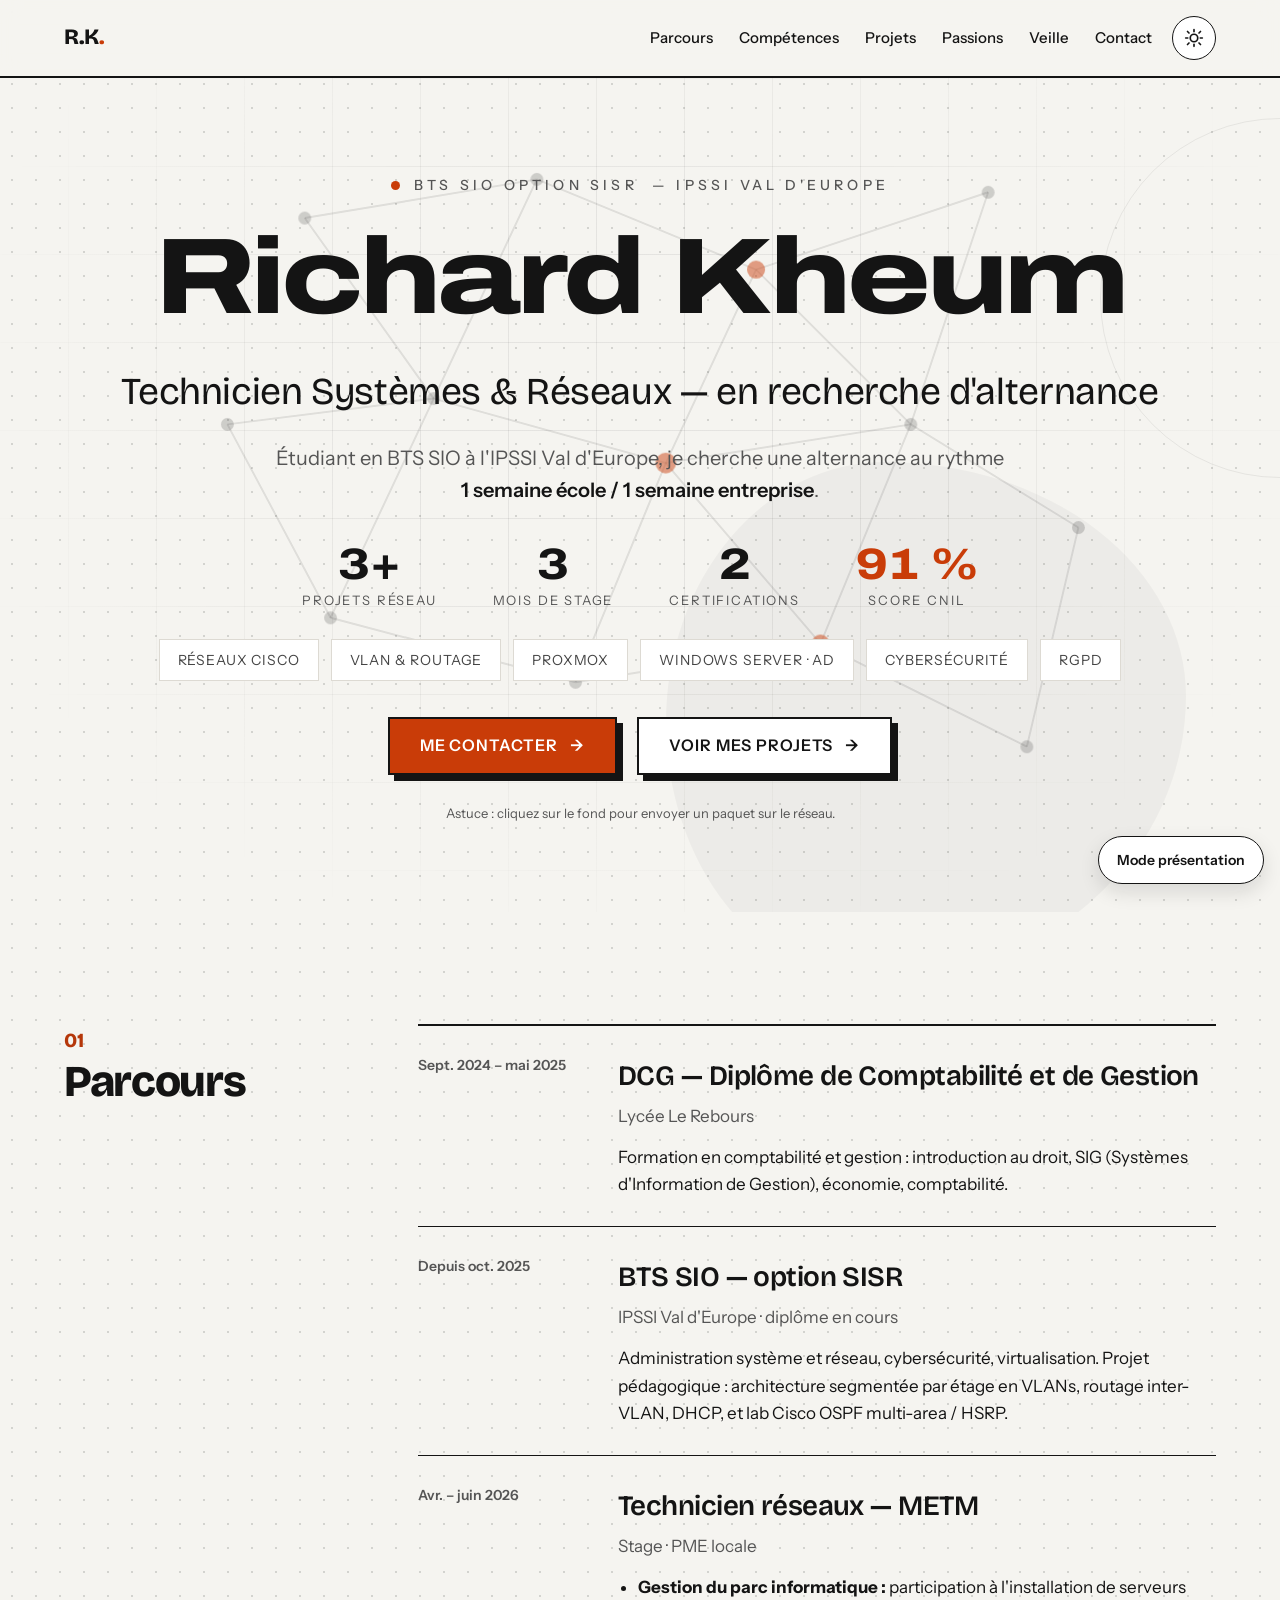
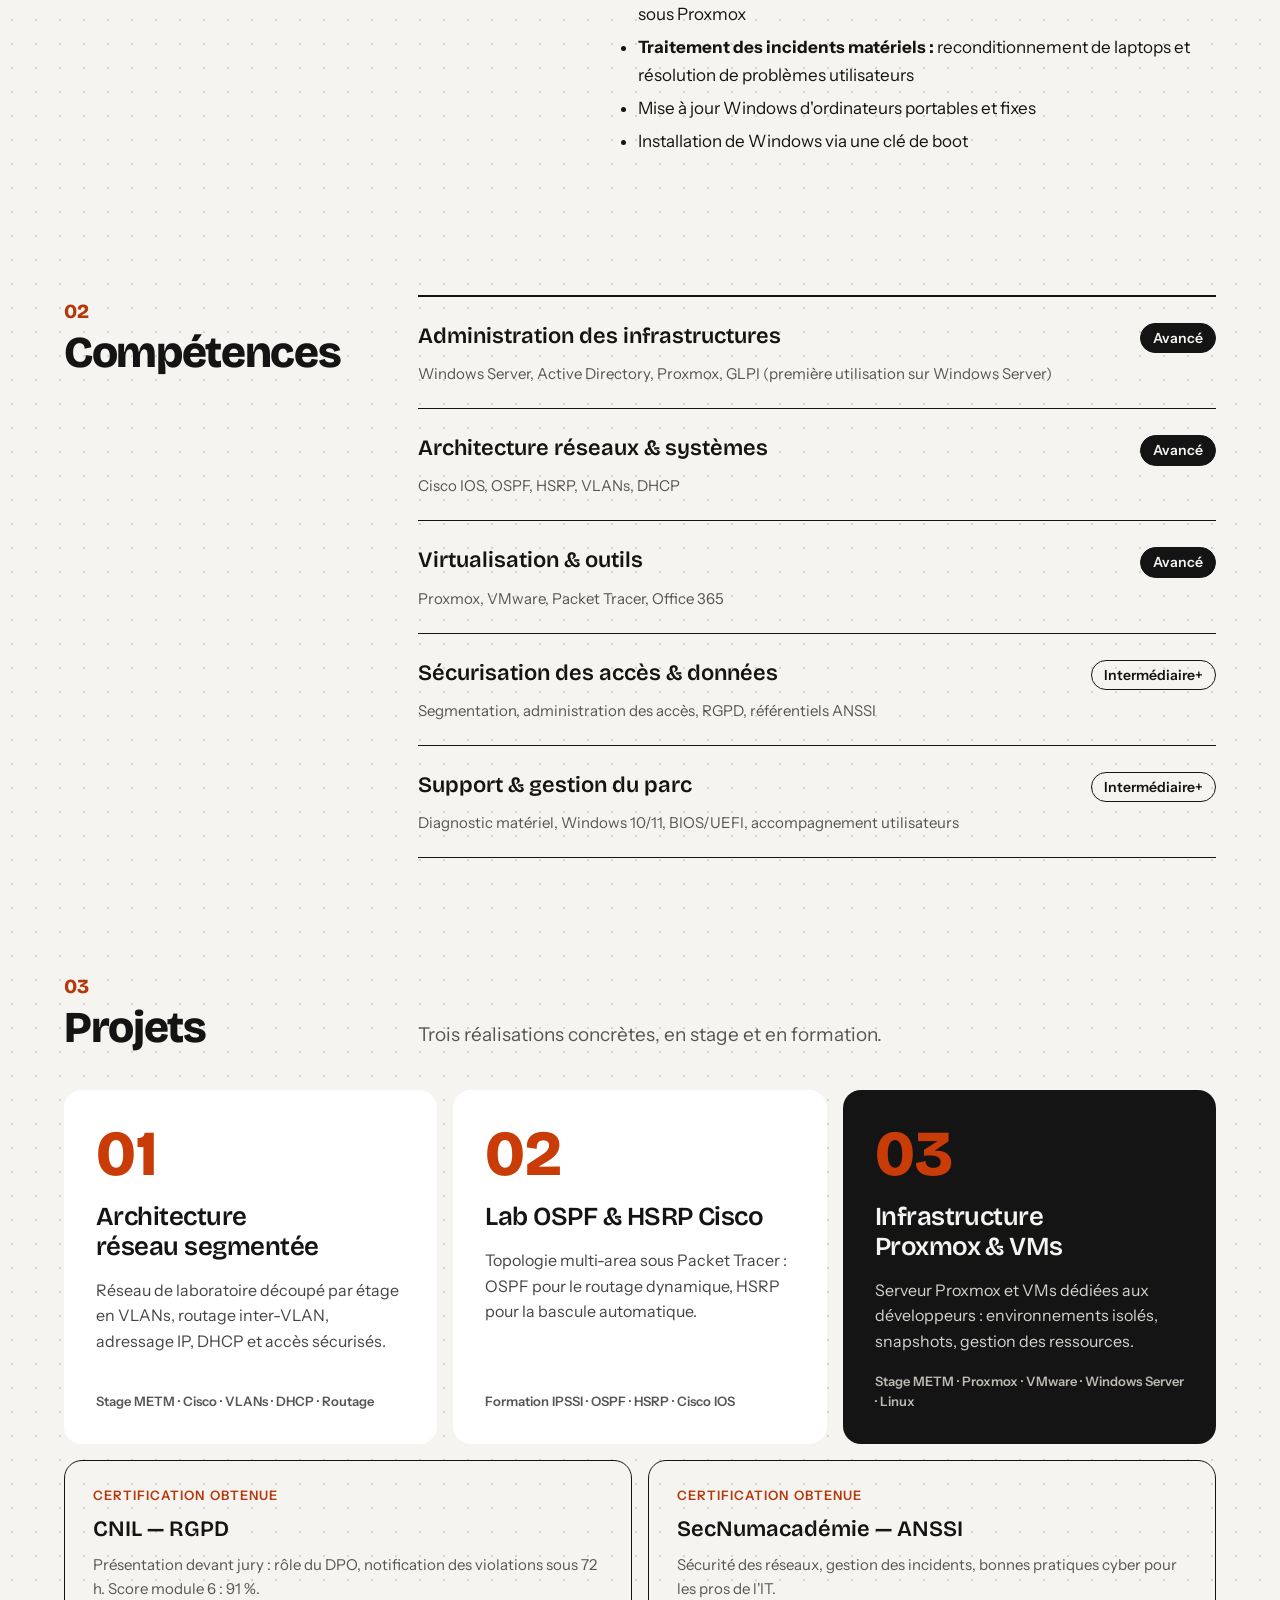
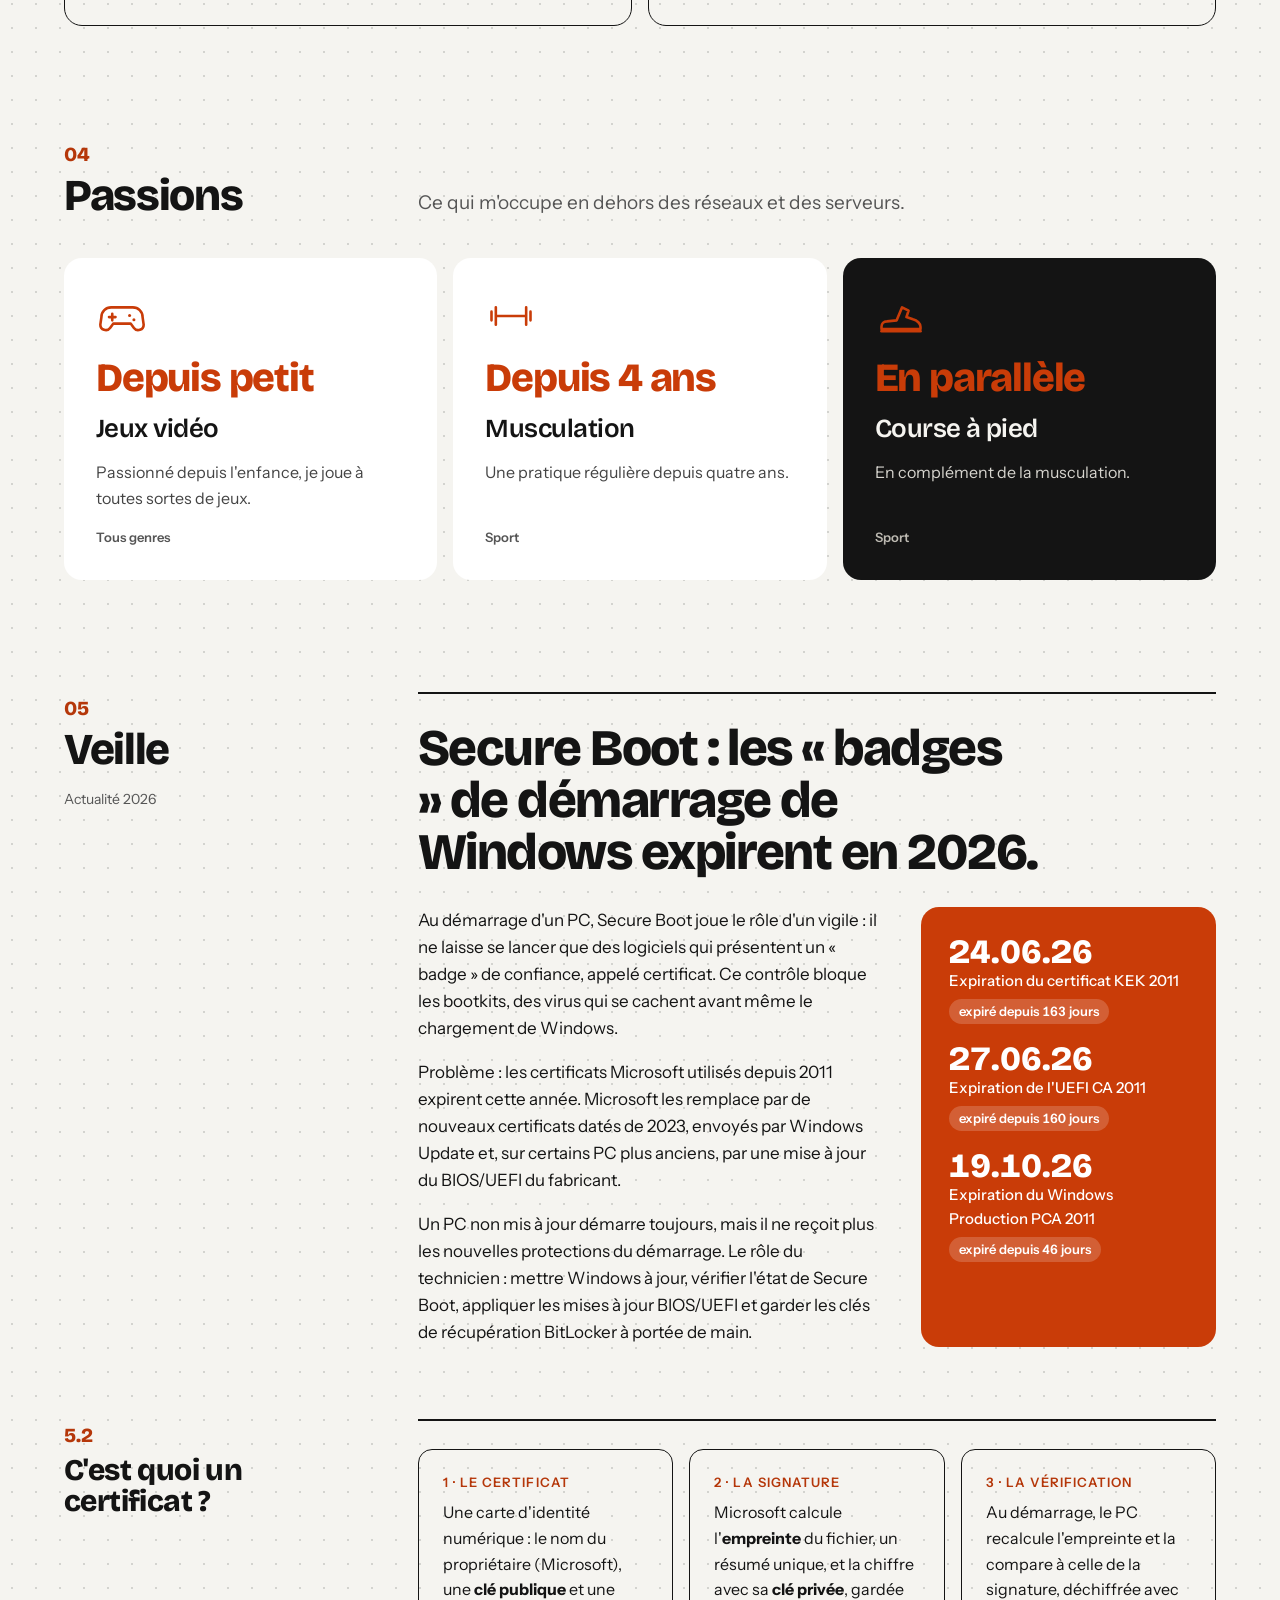
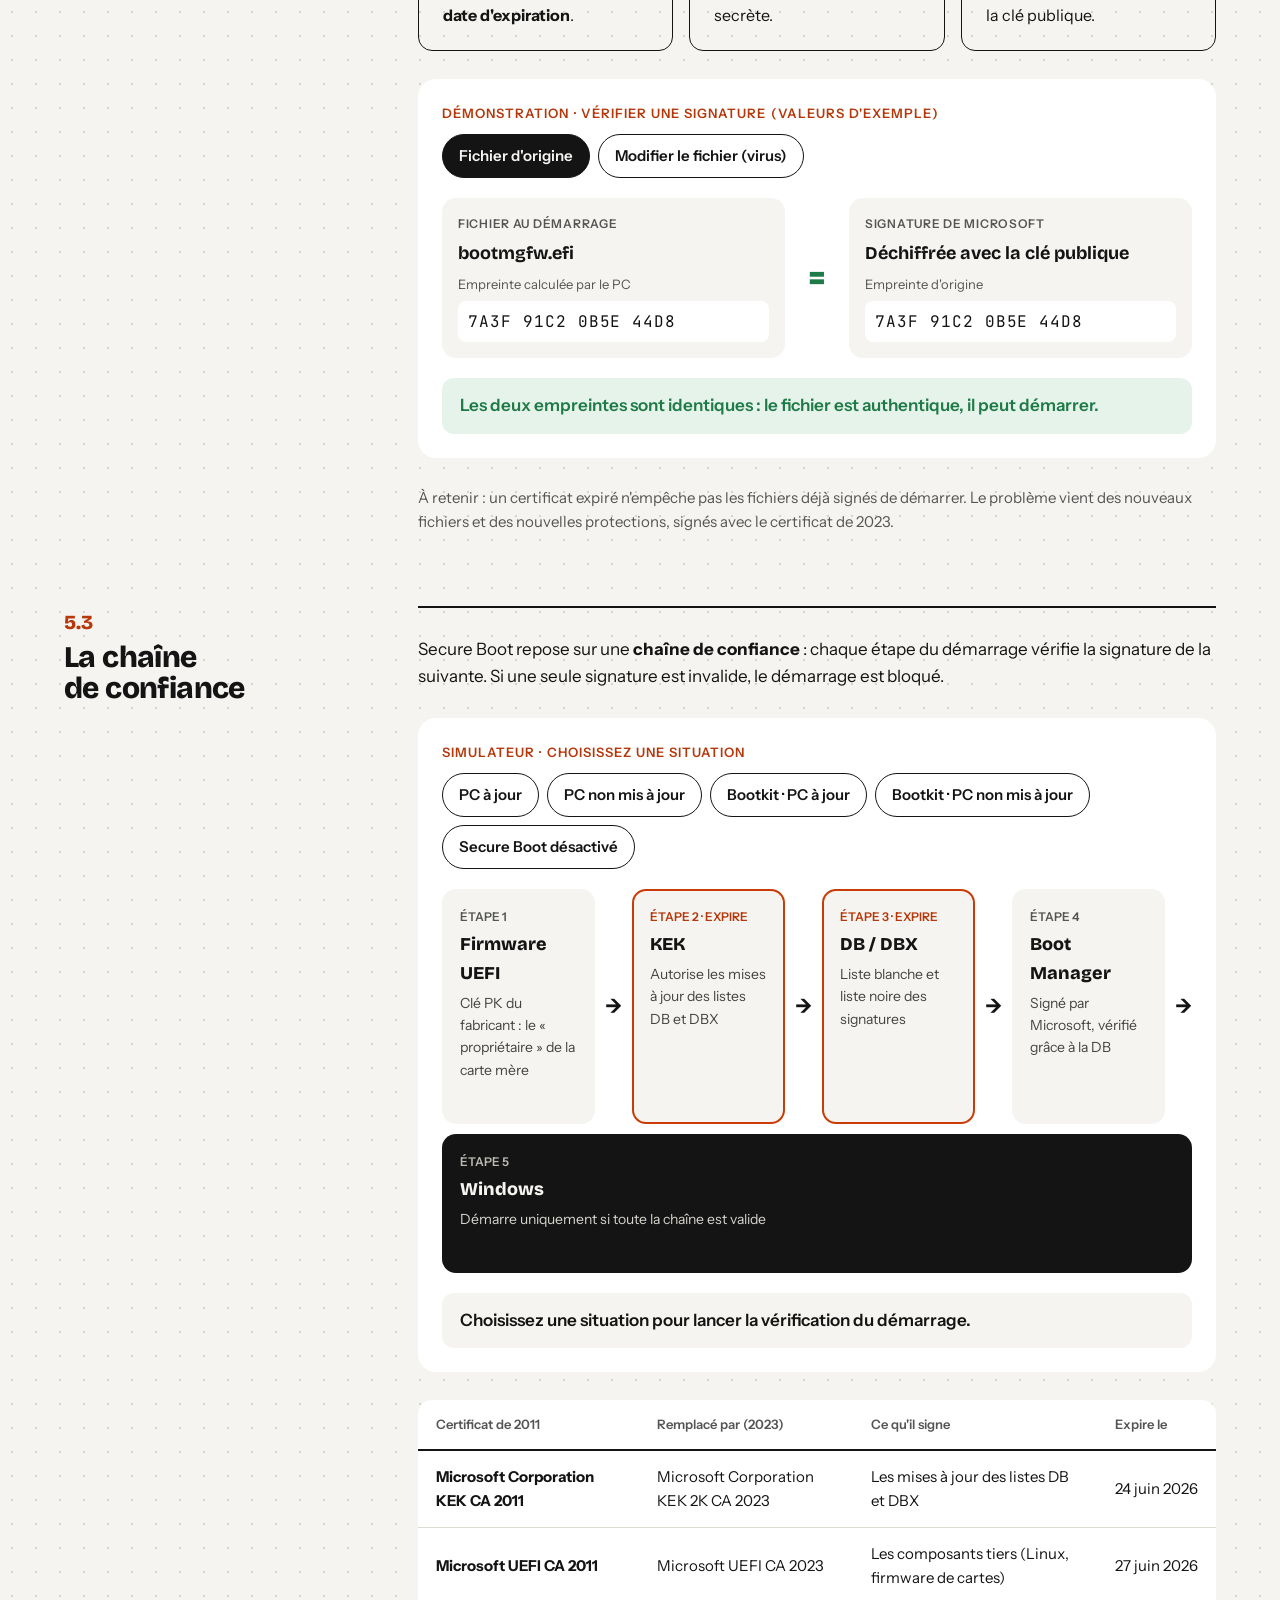
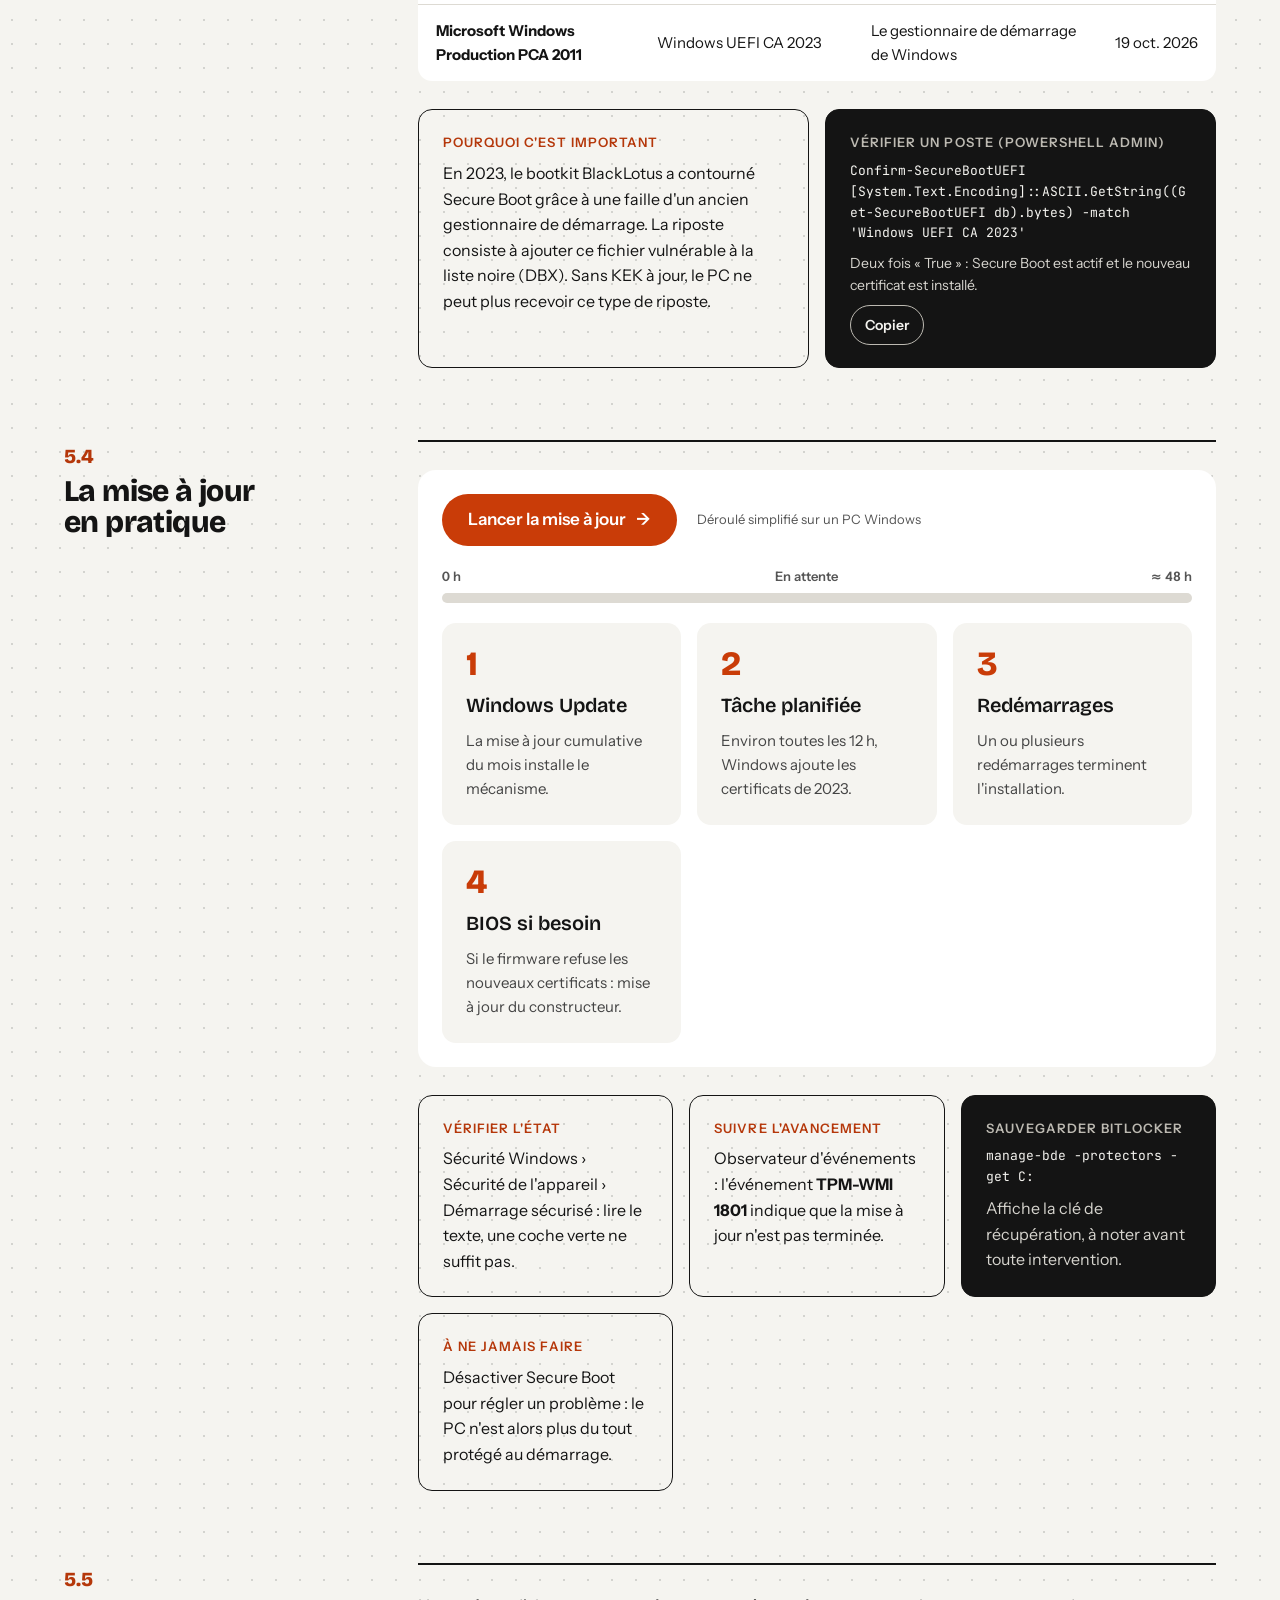
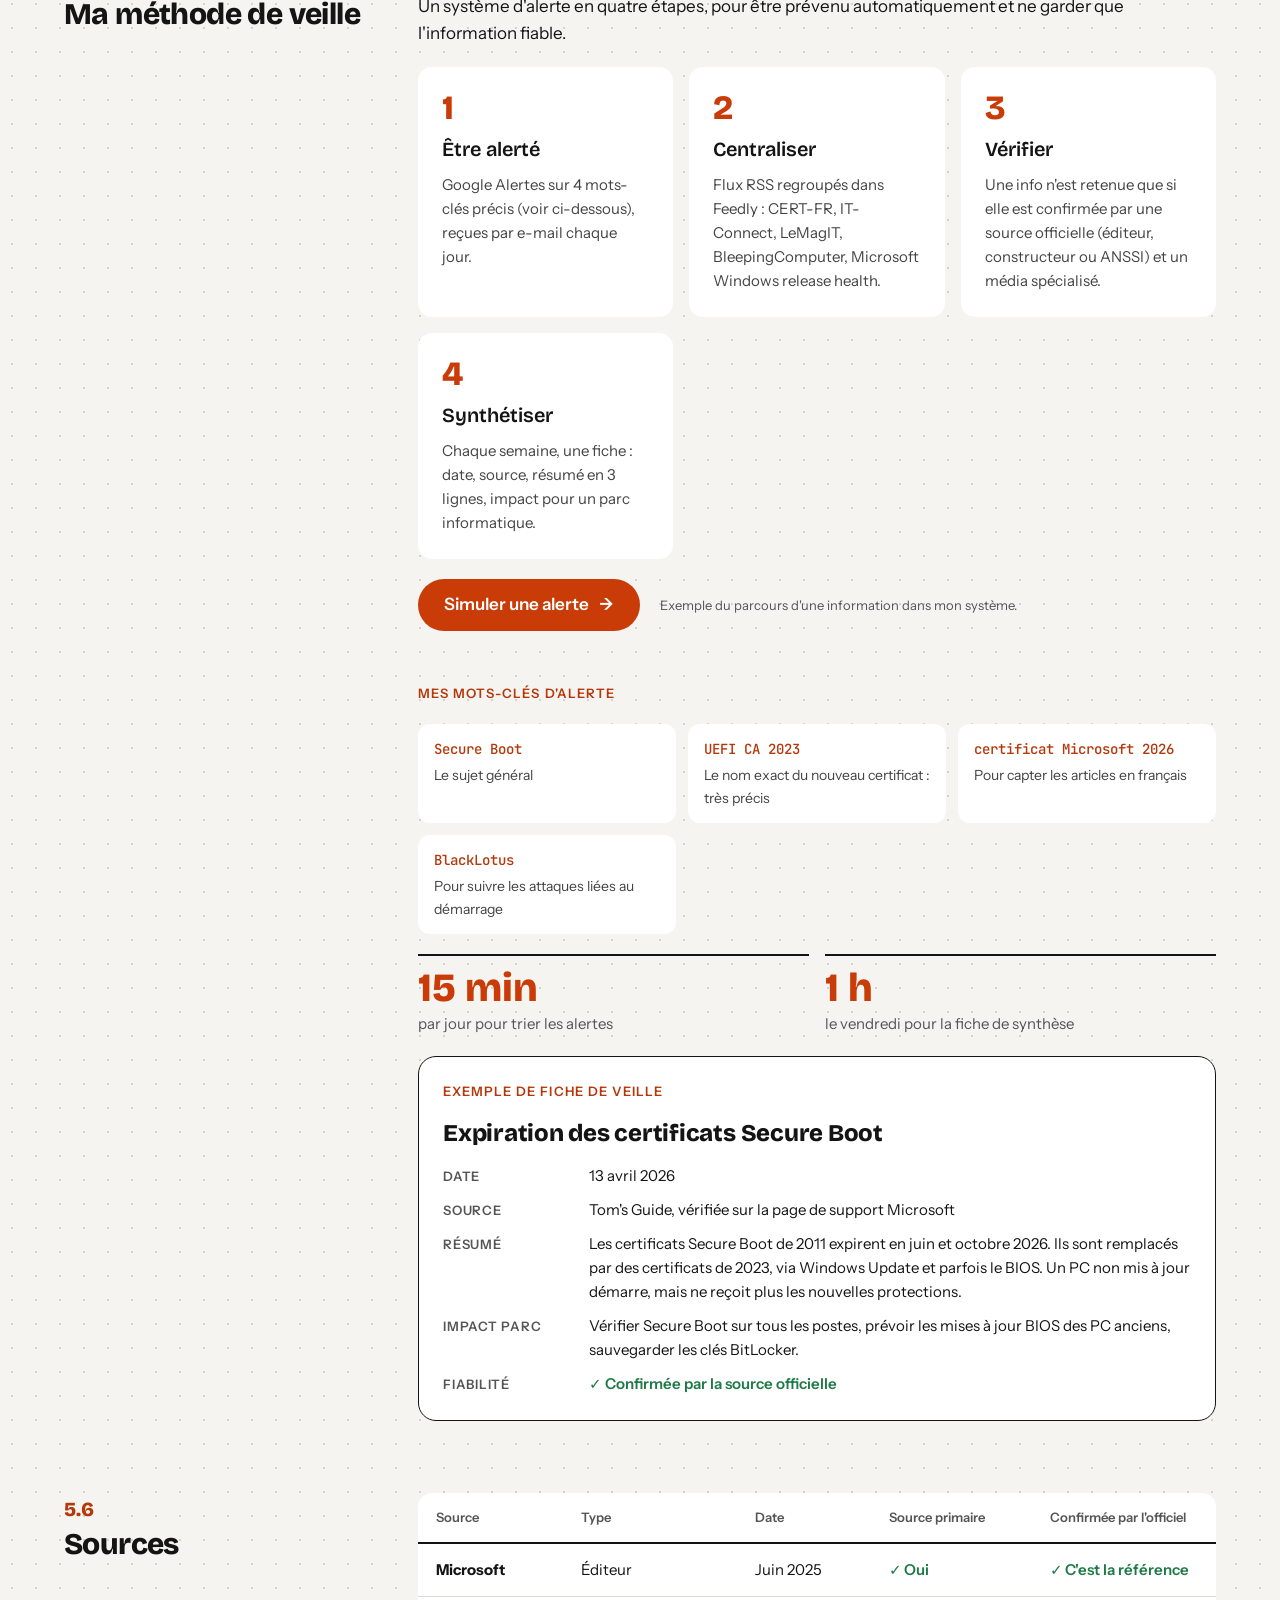
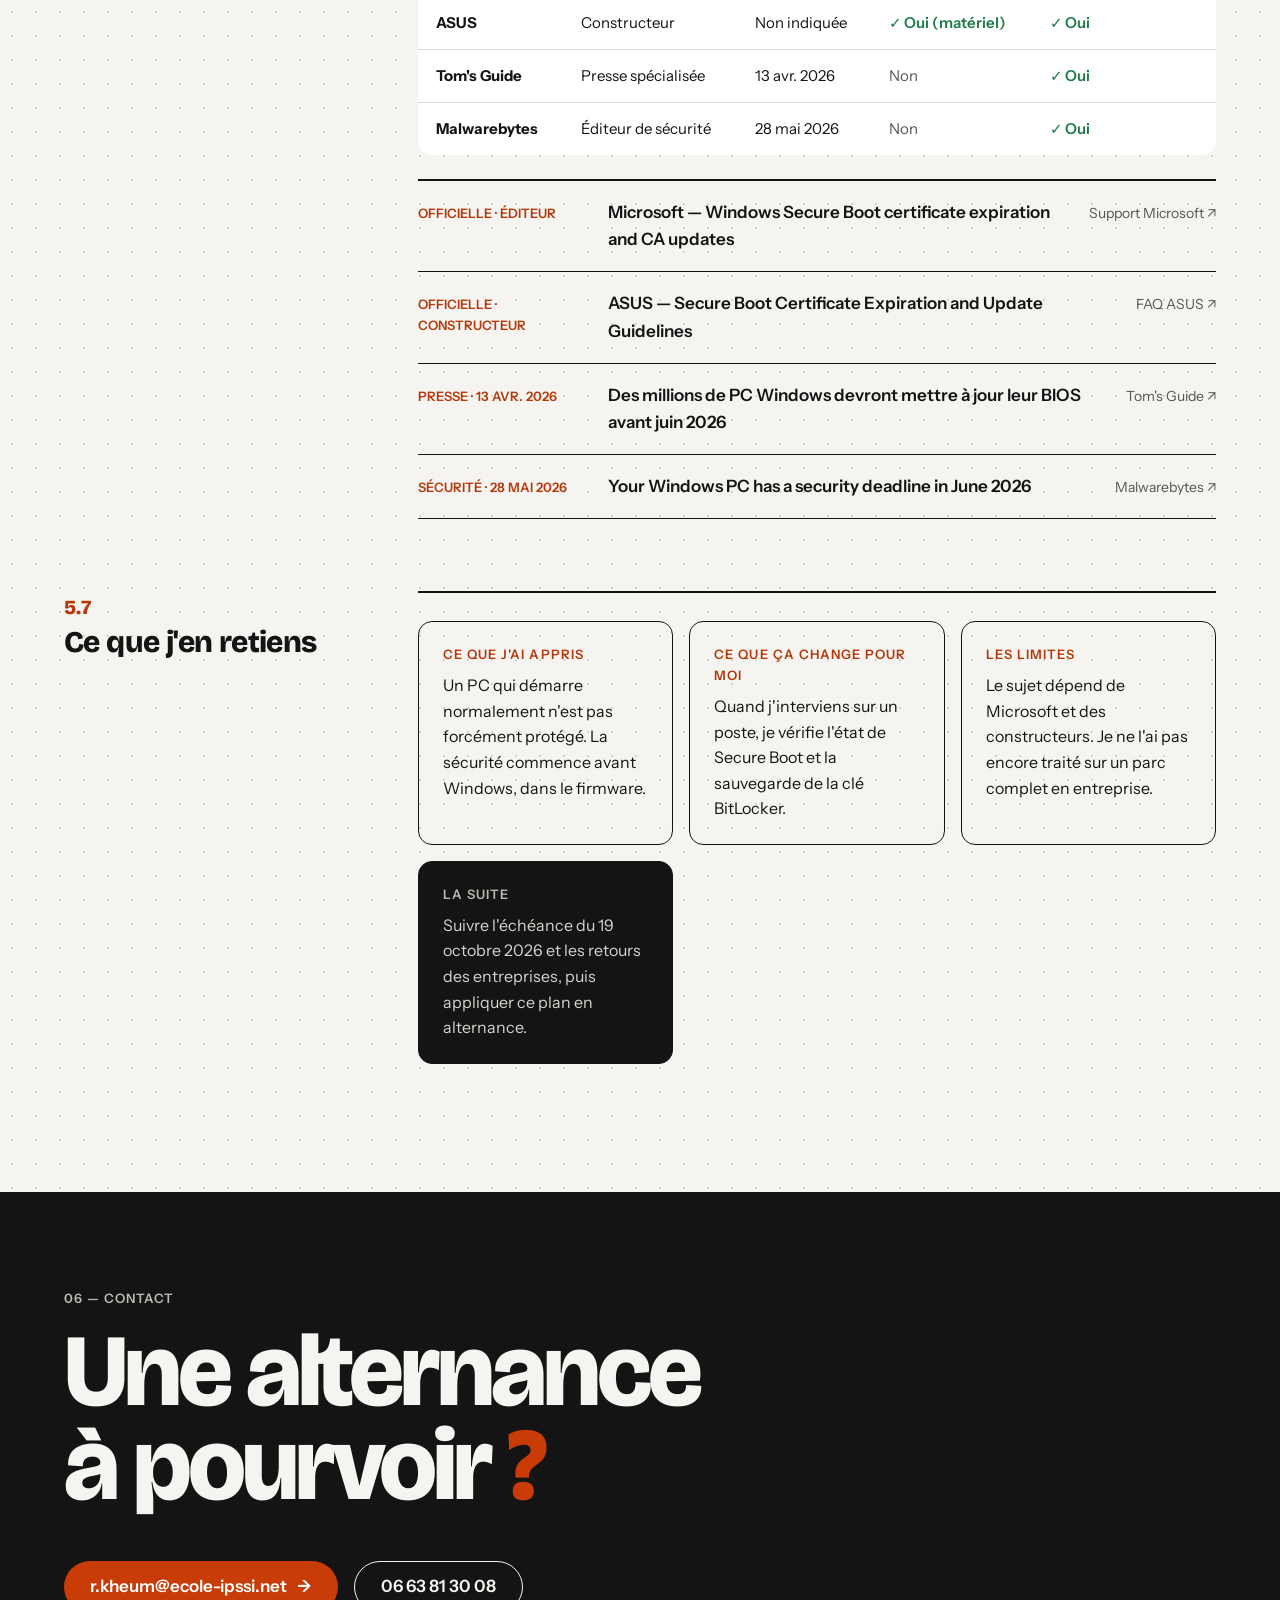
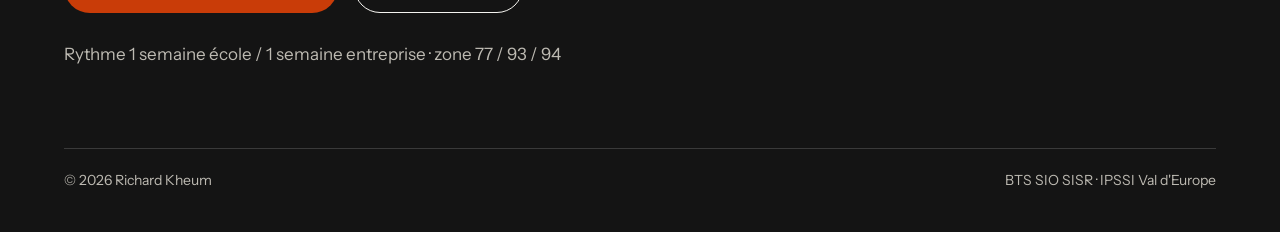
<file: index.html>
<!doctype html>
<html lang="fr">
<head>
<meta charset="utf-8">
<meta name="viewport" content="width=device-width, initial-scale=1, viewport-fit=cover">
<title>Portfolio Richard Kheum</title>
<meta name="description" content="Portfolio de Richard Kheum, technicien systèmes et réseaux en BTS SIO option SISR.">
<link rel="preconnect" href="https://fonts.googleapis.com">
<link rel="preconnect" href="https://fonts.gstatic.com" crossorigin>
<link rel="stylesheet" href="https://fonts.googleapis.com/css2?family=Archivo:wdth,wght@100..125,400..900&family=Bricolage+Grotesque:opsz,wght@12..96,400;12..96,600;12..96,800&family=Instrument+Sans:wght@400;500;600&family=JetBrains+Mono:wght@400;500&display=swap">
<link rel="stylesheet" href="style.css?v=20261014">
<script>try{var t=localStorage.getItem('rk-theme');if(t==='dark'||t==='light')document.documentElement.setAttribute('data-theme',t);}catch(e){}</script>
</head>
<body>

<div class="progress" aria-hidden="true"></div>

<header class="site-header">
  <div class="wrap">
    <a class="logo" href="#top" aria-label="Retour en haut">R.K<span>.</span></a>
    <div class="header-right">
      <nav class="nav" aria-label="Navigation principale">
        <a href="#parcours">Parcours</a>
        <a href="#competences">Compétences</a>
        <a href="#projets">Projets</a>
        <a href="#passions">Passions</a>
        <a href="#veille">Veille</a>
        <a href="#contact">Contact</a>
      </nav>
      <button type="button" class="theme-toggle" aria-label="Passer en mode nuit">
        <svg class="sun" viewBox="0 0 24 24" fill="none" stroke="currentColor" stroke-width="2" stroke-linecap="round" aria-hidden="true"><circle cx="12" cy="12" r="4.5"></circle><path d="M12 2v2.5M12 19.5V22M4.2 4.2l1.8 1.8M18 18l1.8 1.8M2 12h2.5M19.5 12H22M4.2 19.8 6 18M18 6l1.8-1.8"></path></svg>
        <svg class="moon" viewBox="0 0 24 24" fill="none" stroke="currentColor" stroke-width="2" stroke-linecap="round" stroke-linejoin="round" aria-hidden="true"><path d="M20.5 14.5A8.5 8.5 0 0 1 9.5 3.5a8.5 8.5 0 1 0 11 11z"></path></svg>
      </button>
    </div>
  </div>
</header>

<main>
<!-- ============ ACCUEIL ============ -->
<section id="top" class="hero">
  <div class="hero-bg" aria-hidden="true">
    <div class="hero-grid"></div>
    <div class="hero-blob"></div>
    <div class="hero-circle"></div>
  <svg class="hero-net" viewBox="0 0 760 560" aria-hidden="true">
    <line pathLength="1" x1="120" y1="90" x2="300" y2="60" style="animation-delay:.2s"></line>
    <line pathLength="1" x1="300" y1="60" x2="470" y2="130" style="animation-delay:.3s"></line>
    <line pathLength="1" x1="470" y1="130" x2="650" y2="70" style="animation-delay:.4s"></line>
    <line pathLength="1" x1="120" y1="90" x2="220" y2="230" style="animation-delay:.3s"></line>
    <line pathLength="1" x1="300" y1="60" x2="220" y2="230" style="animation-delay:.4s"></line>
    <line pathLength="1" x1="470" y1="130" x2="400" y2="280" style="animation-delay:.5s"></line>
    <line pathLength="1" x1="220" y1="230" x2="400" y2="280" style="animation-delay:.55s"></line>
    <line pathLength="1" x1="400" y1="280" x2="590" y2="250" style="animation-delay:.65s"></line>
    <line pathLength="1" x1="470" y1="130" x2="590" y2="250" style="animation-delay:.6s"></line>
    <line pathLength="1" x1="650" y1="70" x2="590" y2="250" style="animation-delay:.7s"></line>
    <line pathLength="1" x1="590" y1="250" x2="720" y2="330" style="animation-delay:.8s"></line>
    <line pathLength="1" x1="220" y1="230" x2="60" y2="250" style="animation-delay:.5s"></line>
    <line pathLength="1" x1="60" y1="250" x2="140" y2="400" style="animation-delay:.65s"></line>
    <line pathLength="1" x1="220" y1="230" x2="140" y2="400" style="animation-delay:.6s"></line>
    <line pathLength="1" x1="140" y1="400" x2="330" y2="450" style="animation-delay:.8s"></line>
    <line pathLength="1" x1="400" y1="280" x2="330" y2="450" style="animation-delay:.75s"></line>
    <line pathLength="1" x1="330" y1="450" x2="520" y2="420" style="animation-delay:.9s"></line>
    <line pathLength="1" x1="400" y1="280" x2="520" y2="420" style="animation-delay:.8s"></line>
    <line pathLength="1" x1="520" y1="420" x2="590" y2="250" style="animation-delay:.9s"></line>
    <line pathLength="1" x1="520" y1="420" x2="680" y2="500" style="animation-delay:1s"></line>
    <line pathLength="1" x1="720" y1="330" x2="680" y2="500" style="animation-delay:1s"></line>
    <circle class="n" cx="120" cy="90" r="5" style="animation-delay:.1s"></circle>
    <circle class="n" cx="300" cy="60" r="5" style="animation-delay:.25s"></circle>
    <circle class="n" cx="650" cy="70" r="5" style="animation-delay:.45s"></circle>
    <circle class="n" cx="220" cy="230" r="5" style="animation-delay:.35s"></circle>
    <circle class="n" cx="590" cy="250" r="5" style="animation-delay:.75s"></circle>
    <circle class="n" cx="720" cy="330" r="5" style="animation-delay:.9s"></circle>
    <circle class="n" cx="60" cy="250" r="5" style="animation-delay:.55s"></circle>
    <circle class="n" cx="140" cy="400" r="5" style="animation-delay:.7s"></circle>
    <circle class="n" cx="330" cy="450" r="5" style="animation-delay:.9s"></circle>
    <circle class="n" cx="680" cy="500" r="5" style="animation-delay:1.1s"></circle>
    <circle class="na" cx="470" cy="130" r="7" style="animation-delay:.5s"></circle>
    <circle class="na" cx="400" cy="280" r="8" style="animation-delay:.7s"></circle>
    <circle class="na" cx="520" cy="420" r="7" style="animation-delay:1s"></circle>
    <circle class="ring" cx="400" cy="280" r="20"></circle>
  </svg>
  </div>
  <div class="wrap hero-inner">
    <p class="eyebrow"><i></i><span>BTS SIO option SISR</span><span>— IPSSI Val d'Europe</span></p>
    <h1><span class="line"><span>Richard</span></span><span class="line"><span>Kheum</span></span></h1>
    <p class="hero-sub">Technicien Systèmes &amp; Réseaux — en recherche d'alternance</p>
    <p class="hero-text">Étudiant en BTS SIO à l'IPSSI Val d'Europe, je cherche une alternance au rythme <strong>1 semaine école / 1 semaine entreprise</strong>.</p>
    <ul class="hero-stats" data-reveal="count" aria-label="Chiffres clés">
      <li><b data-count="3" data-suffix="+">3+</b><span>Projets réseau</span></li>
      <li><b data-count="3">3</b><span>Mois de stage</span></li>
      <li><b data-count="2">2</b><span>Certifications</span></li>
      <li><b class="hl" data-count="91" data-suffix=" %">91 %</b><span>Score CNIL</span></li>
    </ul>
    <ul class="tags" aria-label="Domaines de compétence">
      <li>Réseaux Cisco</li>
      <li>VLAN &amp; routage</li>
      <li>Proxmox</li>
      <li>Windows Server · AD</li>
      <li>Cybersécurité</li>
      <li>RGPD</li>
    </ul>
    <div class="hero-cta">
      <a class="btn-block primary" href="#contact">Me contacter <span class="arrow">→</span></a>
      <a class="btn-block secondary" href="#projets">Voir mes projets <span class="arrow">→</span></a>
    </div>
    <p class="hint">Astuce : cliquez sur le fond pour envoyer un paquet sur le réseau.</p>
    <aside class="notes" aria-label="Texte à lire">
      <span class="kicker">À dire · Introduction</span>
      <p>Bonjour, je m'appelle Richard Kheum. Je suis étudiant en BTS SIO, option SISR, à l'IPSSI Val d'Europe, et je recherche une alternance.</p>
      <p>Je vais d'abord vous présenter rapidement mon parcours et mes projets. Ensuite, je consacrerai l'essentiel de ma présentation à ma veille technologique : l'expiration des certificats Secure Boot de Windows en 2026.</p>
      <p class="cue">[Cliquer deux ou trois fois sur le fond pour envoyer des paquets.]</p>
    </aside>
  </div>
</section>

<!-- ============ PARCOURS ============ -->
<section id="parcours" class="wrap sec">
  <aside class="notes" aria-label="Texte à lire">
    <span class="kicker">À dire · Parcours</span>
    <p>J'ai d'abord suivi un DCG au lycée Le Rebours, de septembre 2024 à mai 2025. J'y ai découvert les systèmes d'information de gestion, ce qui m'a donné envie de me tourner vers l'informatique.</p>
    <p>J'ai commencé mon BTS en octobre 2025. D'avril à juin 2026, j'ai fait un stage de technicien réseaux chez METM, une PME locale.</p>
    <p>J'y ai participé à l'installation de serveurs sous Proxmox. J'ai aussi traité des incidents matériels : reconditionnement d'ordinateurs portables et résolution de problèmes utilisateurs. Enfin, j'ai mis à jour Windows sur des postes fixes et portables, et installé Windows à partir d'une clé de démarrage. Ce travail sur les postes et leur démarrage fait directement le lien avec ma veille.</p>
  </aside>
  <div class="sec-label" data-reveal="up"><div class="sec-num">01</div><h2>Parcours</h2></div>
  <div class="sec-body">
    <article class="timeline-item" data-reveal="left">
      <div class="when">Sept. 2024 – mai 2025</div>
      <div class="what">
        <h3>DCG — Diplôme de Comptabilité et de Gestion</h3>
        <div class="where">Lycée Le Rebours</div>
        <p>Formation en comptabilité et gestion : introduction au droit, SIG (Systèmes d'Information de Gestion), économie, comptabilité.</p>
      </div>
    </article>
    <article class="timeline-item" data-reveal="left" style="--d:.12s">
      <div class="when">Depuis oct. 2025</div>
      <div class="what">
        <h3>BTS SIO — option SISR</h3>
        <div class="where">IPSSI Val d'Europe · diplôme en cours</div>
        <p>Administration système et réseau, cybersécurité, virtualisation. Projet pédagogique : architecture segmentée par étage en VLANs, routage inter-VLAN, DHCP, et lab Cisco OSPF multi-area / HSRP.</p>
      </div>
    </article>
    <article class="timeline-item" data-reveal="left" style="--d:.24s">
      <div class="when">Avr. – juin 2026</div>
      <div class="what">
        <h3>Technicien réseaux — METM</h3>
        <div class="where">Stage · PME locale</div>
        <ul class="clean">
          <li><strong>Gestion du parc informatique :</strong> participation à l'installation de serveurs sous Proxmox</li>
          <li><strong>Traitement des incidents matériels :</strong> reconditionnement de laptops et résolution de problèmes utilisateurs</li>
          <li>Mise à jour Windows d'ordinateurs portables et fixes</li>
          <li>Installation de Windows via une clé de boot</li>
        </ul>
      </div>
    </article>
  </div>
</section>

<!-- ============ COMPÉTENCES ============ -->
<section id="competences" class="wrap sec">
  <aside class="notes" aria-label="Texte à lire">
    <span class="kicker">À dire · Compétences</span>
    <p>Mes compétences principales sont l'administration d'infrastructures, l'architecture réseau et la virtualisation, à un niveau avancé.</p>
    <p>Je suis à un niveau intermédiaire en sécurisation et en support du parc, et c'est justement ce que ma veille m'aide à renforcer.</p>
  </aside>
  <div class="sec-label" data-reveal="up"><div class="sec-num">02</div><h2>Compé&shy;tences</h2></div>
  <div class="sec-body skills" data-stagger>
    <div class="skill" data-reveal="right"><h3>Administration des infrastructures</h3><span class="badge solid">Avancé</span><div class="tools">Windows Server, Active Directory, Proxmox, GLPI (première utilisation sur Windows Server)</div></div>
    <div class="skill" data-reveal="right"><h3>Architecture réseaux &amp; systèmes</h3><span class="badge solid">Avancé</span><div class="tools">Cisco IOS, OSPF, HSRP, VLANs, DHCP</div></div>
    <div class="skill" data-reveal="right"><h3>Virtualisation &amp; outils</h3><span class="badge solid">Avancé</span><div class="tools">Proxmox, VMware, Packet Tracer, Office 365</div></div>
    <div class="skill" data-reveal="right"><h3>Sécurisation des accès &amp; données</h3><span class="badge">Intermédiaire+</span><div class="tools">Segmentation, administration des accès, RGPD, référentiels ANSSI</div></div>
    <div class="skill" data-reveal="right"><h3>Support &amp; gestion du parc</h3><span class="badge">Intermédiaire+</span><div class="tools">Diagnostic matériel, Windows 10/11, BIOS/UEFI, accompagnement utilisateurs</div></div>
  </div>
</section>

<!-- ============ PROJETS ============ -->
<section id="projets" class="wrap" style="padding-top:112px">
  <aside class="notes" aria-label="Texte à lire" style="margin-bottom:32px">
    <span class="kicker">À dire · Projets</span>
    <p>Voici trois réalisations : le réseau segmenté par VLANs de mon stage, un lab Cisco OSPF avec HSRP réalisé en formation, et l'infrastructure Proxmox de mon stage.</p>
    <p>J'ai aussi obtenu deux certifications : l'atelier RGPD de la CNIL, avec 91 % au module 6, et la SecNumacadémie de l'ANSSI.</p>
  </aside>
  <div class="intro-row">
    <div class="sec-label" data-reveal="up"><div class="sec-num">03</div><h2>Projets</h2></div>
    <p data-reveal="blur">Trois réalisations concrètes, en stage et en formation.</p>
  </div>
  <div class="cards" data-stagger>
    <article class="card" data-reveal="scale">
      <div class="num">01</div>
      <h3>Architecture réseau segmentée</h3>
      <p>Réseau de laboratoire découpé par étage en VLANs, routage inter-VLAN, adressage IP, DHCP et accès sécurisés.</p>
      <div class="meta">Stage METM · Cisco · VLANs · DHCP · Routage</div>
    </article>
    <article class="card" data-reveal="scale">
      <div class="num">02</div>
      <h3>Lab OSPF &amp; HSRP Cisco</h3>
      <p>Topologie multi-area sous Packet Tracer : OSPF pour le routage dynamique, HSRP pour la bascule automatique.</p>
      <div class="meta">Formation IPSSI · OSPF · HSRP · Cisco IOS</div>
    </article>
    <article class="card dark" data-reveal="scale">
      <div class="num">03</div>
      <h3>Infrastructure Proxmox &amp; VMs</h3>
      <p>Serveur Proxmox et VMs dédiées aux développeurs : environnements isolés, snapshots, gestion des ressources.</p>
      <div class="meta">Stage METM · Proxmox · VMware · Windows Server · Linux</div>
    </article>
  </div>
  <div class="certs" data-stagger>
    <div class="cert" data-reveal="up"><div class="kicker">Certification obtenue</div><div class="name">CNIL — RGPD</div><div class="desc">Présentation devant jury : rôle du DPO, notification des violations sous 72 h. Score module 6 : 91 %.</div></div>
    <div class="cert" data-reveal="up"><div class="kicker">Certification obtenue</div><div class="name">SecNumacadémie — ANSSI</div><div class="desc">Sécurité des réseaux, gestion des incidents, bonnes pratiques cyber pour les pros de l'IT.</div></div>
  </div>
</section>

<!-- ============ PASSIONS ============ -->
<section id="passions" class="wrap" style="padding-top:112px">
  <aside class="notes" aria-label="Texte à lire" style="margin-bottom:32px">
    <span class="kicker">À dire · Passions</span>
    <p>En dehors de l'informatique, je suis passionné de jeux vidéo depuis petit, et je joue à toutes sortes de jeux.</p>
    <p>Je pratique aussi la musculation depuis quatre ans, ainsi que la course à pied.</p>
    <p class="cue">[Facultatif : dire en une phrase ce que ces passions vous apportent.]</p>
    <p>Voilà pour moi. Passons maintenant au cœur de ma présentation : ma veille technologique.</p>
  </aside>
  <div class="intro-row">
    <div class="sec-label" data-reveal="up"><div class="sec-num">04</div><h2>Passions</h2></div>
    <p data-reveal="blur">Ce qui m'occupe en dehors des réseaux et des serveurs.</p>
  </div>
  <div class="cards passions" data-stagger>
    <article class="card" data-reveal="scale">
      <svg class="p-ico" viewBox="0 0 48 48" width="52" height="52" fill="none" stroke="#E2531F" stroke-width="2.4" stroke-linecap="round" stroke-linejoin="round" aria-hidden="true"><path d="M14 16h20a9 9 0 0 1 9 9l1 7a5 5 0 0 1-9 3l-3-4H16l-3 4a5 5 0 0 1-9-3l1-7a9 9 0 0 1 9-9z"/><path d="M15 22v6M12 25h6"/><circle cx="31" cy="23.5" r="1.4" fill="#E2531F" stroke="none"/><circle cx="35" cy="27.5" r="1.4" fill="#E2531F" stroke="none"/></svg>
      <div class="p-since">Depuis petit</div>
      <h3>Jeux vidéo</h3>
      <p>Passionné depuis l'enfance, je joue à toutes sortes de jeux.</p>
      <div class="meta">Tous genres</div>
    </article>
    <article class="card" data-reveal="scale">
      <svg class="p-ico" viewBox="0 0 48 48" width="52" height="52" fill="none" stroke="#E2531F" stroke-width="2.4" stroke-linecap="round" stroke-linejoin="round" aria-hidden="true"><path d="M6 20v8M10 16v16M38 16v16M42 20v8M10 24h28"/></svg>
      <div class="p-since">Depuis 4 ans</div>
      <h3>Musculation</h3>
      <p>Une pratique régulière depuis quatre ans.</p>
      <div class="meta">Sport</div>
    </article>
    <article class="card dark" data-reveal="scale">
      <svg class="p-ico" viewBox="0 0 48 48" width="52" height="52" fill="none" stroke="#E2531F" stroke-width="2.4" stroke-linecap="round" stroke-linejoin="round" aria-hidden="true"><path d="M6 34c0-3 2-5 5-5l9-1 5-12 6 3-2 6 6 2c4 1 7 4 7 7v2H6z"/><path d="M6 38h36"/></svg>
      <div class="p-since">En parallèle</div>
      <h3>Course à pied</h3>
      <p>En complément de la musculation.</p>
      <div class="meta">Sport</div>
    </article>
  </div>
</section>

<!-- ============ VEILLE 5.1 : L'ACTUALITÉ ============ -->
<section id="veille" class="wrap sec">
  <aside class="notes" aria-label="Texte à lire">
    <span class="kicker">À dire · Veille, le sujet</span>
    <p>Au démarrage d'un PC, Secure Boot agit comme un vigile : il vérifie le badge, c'est-à-dire le certificat, de chaque logiciel avant de le laisser se lancer.</p>
    <p>Or les certificats Microsoft créés en 2011 expirent cette année : le 24 et le 27 juin, puis le 19 octobre 2026. Microsoft les remplace par des certificats de 2023.</p>
    <p class="cue">[Montrer le compte à rebours dans l'encadré orange.]</p>
  </aside>
  <div class="sec-label" data-reveal="up"><div class="sec-num">05</div><h2>Veille</h2><small>Actualité 2026</small></div>
  <article class="sec-body ruled">
    <h3 class="veille-title" data-reveal="blur">Secure Boot : les « badges » de démarrage de Windows expirent en 2026.</h3>
    <div class="veille-grid">
      <div class="veille-text" data-reveal="up">
        <p>Au démarrage d'un PC, Secure Boot joue le rôle d'un vigile : il ne laisse se lancer que des logiciels qui présentent un « badge » de confiance, appelé certificat. Ce contrôle bloque les bootkits, des virus qui se cachent avant même le chargement de Windows.</p>
        <p>Problème : les certificats Microsoft utilisés depuis 2011 expirent cette année. Microsoft les remplace par de nouveaux certificats datés de 2023, envoyés par Windows Update et, sur certains PC plus anciens, par une mise à jour du BIOS/UEFI du fabricant.</p>
        <p>Un PC non mis à jour démarre toujours, mais il ne reçoit plus les nouvelles protections du démarrage. Le rôle du technicien : mettre Windows à jour, vérifier l'état de Secure Boot, appliquer les mises à jour BIOS/UEFI et garder les clés de récupération BitLocker à portée de main.</p>
      </div>
      <aside class="dates" data-reveal="right" aria-label="Dates d'expiration">
        <div data-date="2026-06-24"><b>24.06.26</b><span>Expiration du certificat KEK 2011</span><span class="cd"></span></div>
        <div data-date="2026-06-27"><b>27.06.26</b><span>Expiration de l'UEFI CA 2011</span><span class="cd"></span></div>
        <div data-date="2026-10-19"><b>19.10.26</b><span>Expiration du Windows Production PCA 2011</span><span class="cd"></span></div>
      </aside>
    </div>
  </article>
</section>

<!-- ============ VEILLE 5.2 : C'EST QUOI UN CERTIFICAT ============ -->
<section id="veille-certificat" class="wrap sec sub">
  <aside class="notes" aria-label="Texte à lire">
    <span class="kicker">À dire · Le certificat expliqué</span>
    <p>Avant d'aller plus loin, il faut comprendre ce qu'est un certificat. C'est une carte d'identité numérique : il contient le nom de son propriétaire, ici Microsoft, une clé publique, et une date d'expiration. Microsoft garde de son côté une clé privée, qui reste secrète.</p>
    <p>Pour signer un fichier, Microsoft calcule son empreinte, c'est-à-dire un résumé unique du fichier, et la chiffre avec sa clé privée : c'est la signature. Au démarrage, le PC recalcule l'empreinte du fichier, déchiffre la signature avec la clé publique du certificat, et compare les deux. <span class="cue">[Montrer la démonstration : les empreintes sont identiques.]</span> Si elles sont identiques, le fichier est authentique.</p>
    <p><span class="cue">[Cliquer sur « Modifier le fichier (virus) »]</span> Si un virus modifie ne serait-ce qu'un octet, l'empreinte change complètement et le démarrage est refusé. C'est comme un tampon officiel : impossible à imiter sans la clé privée.</p>
    <p>Et comme une carte d'identité, un certificat a une date limite. Les fichiers déjà signés continuent de démarrer, mais Microsoft doit signer les nouveaux fichiers et les nouvelles protections avec le certificat de 2023. Si le PC ne connaît pas ce certificat, il ne pourra pas les reconnaître.</p>
  </aside>
  <div class="sec-label" data-reveal="up"><div class="sec-num">5.2</div><h3>C'est quoi un certificat ?</h3></div>
  <div class="sec-body ruled stack">
    <div class="explain" data-stagger>
      <div class="box" data-reveal="up"><div class="kicker">1 · Le certificat</div><p>Une carte d'identité numérique : le nom du propriétaire (Microsoft), une <strong>clé publique</strong> et une <strong>date d'expiration</strong>.</p></div>
      <div class="box" data-reveal="up"><div class="kicker">2 · La signature</div><p>Microsoft calcule l'<strong>empreinte</strong> du fichier, un résumé unique, et la chiffre avec sa <strong>clé privée</strong>, gardée secrète.</p></div>
      <div class="box" data-reveal="up"><div class="kicker">3 · La vérification</div><p>Au démarrage, le PC recalcule l'empreinte et la compare à celle de la signature, déchiffrée avec la clé publique.</p></div>
    </div>
    <div class="sim" data-reveal="up">
      <div>
        <div class="kicker">Démonstration · vérifier une signature (valeurs d'exemple)</div>
        <div class="chips" role="group" aria-label="État du fichier">
          <button type="button" class="chip" data-sig="reset" aria-pressed="true">Fichier d'origine</button>
          <button type="button" class="chip" data-sig="tamper" aria-pressed="false">Modifier le fichier (virus)</button>
        </div>
      </div>
      <div class="sig-grid">
        <div class="sig-card"><small>Fichier au démarrage</small><strong>bootmgfw.efi</strong><span class="hint">Empreinte calculée par le PC</span><code class="hash" data-sig-file>7A3F 91C2 0B5E 44D8</code></div>
        <div class="sig-op" data-sig-op aria-hidden="true">=</div>
        <div class="sig-card"><small>Signature de Microsoft</small><strong>Déchiffrée avec la clé publique</strong><span class="hint">Empreinte d'origine</span><code class="hash">7A3F 91C2 0B5E 44D8</code></div>
      </div>
      <p class="sim-result r-ok" data-sig-result role="status" aria-live="polite">Les deux empreintes sont identiques : le fichier est authentique, il peut démarrer.</p>
    </div>
    <p class="hint" data-reveal="up" style="font-size:15px">À retenir : un certificat expiré n'empêche pas les fichiers déjà signés de démarrer. Le problème vient des nouveaux fichiers et des nouvelles protections, signés avec le certificat de 2023.</p>
  </div>
</section>

<!-- ============ VEILLE 5.3 : FONCTIONNEMENT + SIMULATEUR ============ -->
<section id="veille-fonctionnement" class="wrap sec sub">
  <aside class="notes" aria-label="Texte à lire">
    <span class="kicker">À dire · Comment ça marche</span>
    <p>Pour comprendre, il faut voir la chaîne de confiance. Le firmware contient la clé du fabricant. La KEK autorise les mises à jour de deux listes : la DB, la liste blanche, et la DBX, la liste noire. Le gestionnaire de démarrage n'est lancé que s'il est signé et absent de la liste noire.</p>
    <p><span class="cue">[Cliquer sur « PC à jour »]</span> Tout est vert, Windows démarre. <span class="cue">[« PC non mis à jour »]</span> Il démarre encore, mais il ne peut plus recevoir de nouvelles protections. <span class="cue">[« Bootkit · PC à jour »]</span> La liste noire bloque l'attaque. <span class="cue">[« Bootkit · PC non mis à jour »]</span> La liste noire n'a pas pu être mise à jour : le bootkit passe.</p>
    <p>C'est tout l'enjeu : en 2023, le bootkit BlackLotus a montré que ce risque est réel. <span class="cue">[Si possible, lancer les deux commandes PowerShell en direct.]</span></p>
  </aside>
  <div class="sec-label" data-reveal="up"><div class="sec-num">5.3</div><h3>La chaîne de confiance</h3></div>
  <div class="sec-body ruled stack">
    <p data-reveal="up">Secure Boot repose sur une <strong>chaîne de confiance</strong> : chaque étape du démarrage vérifie la signature de la suivante. Si une seule signature est invalide, le démarrage est bloqué.</p>
    <div class="sim" data-reveal="up">
      <div>
        <div class="kicker">Simulateur · choisissez une situation</div>
        <div class="chips" role="group" aria-label="Situations à simuler">
          <button type="button" class="chip" data-scn="ok" aria-pressed="false">PC à jour</button>
          <button type="button" class="chip" data-scn="old" aria-pressed="false">PC non mis à jour</button>
          <button type="button" class="chip" data-scn="attack" aria-pressed="false">Bootkit · PC à jour</button>
          <button type="button" class="chip" data-scn="attackOld" aria-pressed="false">Bootkit · PC non mis à jour</button>
          <button type="button" class="chip" data-scn="off" aria-pressed="false">Secure Boot désactivé</button>
        </div>
      </div>
      <figure class="chain" aria-label="Chaîne de confiance Secure Boot, du firmware jusqu'à Windows">
        <div class="step"><small>ÉTAPE 1</small><strong>Firmware UEFI</strong><span>Clé PK du fabricant : le « propriétaire » de la carte mère</span><em class="state"></em></div>
        <div class="arr" aria-hidden="true">→</div>
        <div class="step exp"><small>ÉTAPE 2 · EXPIRE</small><strong>KEK</strong><span>Autorise les mises à jour des listes DB et DBX</span><em class="state"></em></div>
        <div class="arr" aria-hidden="true">→</div>
        <div class="step exp"><small>ÉTAPE 3 · EXPIRE</small><strong>DB / DBX</strong><span>Liste blanche et liste noire des signatures</span><em class="state"></em></div>
        <div class="arr" aria-hidden="true">→</div>
        <div class="step"><small>ÉTAPE 4</small><strong>Boot Manager</strong><span>Signé par Microsoft, vérifié grâce à la DB</span><em class="state"></em></div>
        <div class="arr" aria-hidden="true">→</div>
        <div class="step final"><small>ÉTAPE 5</small><strong>Windows</strong><span>Démarre uniquement si toute la chaîne est valide</span><em class="state"></em></div>
      </figure>
      <p class="sim-result" role="status" aria-live="polite">Choisissez une situation pour lancer la vérification du démarrage.</p>
    </div>
    <div class="table-box" data-reveal="up">
      <table>
        <thead><tr><th>Certificat de 2011</th><th>Remplacé par (2023)</th><th>Ce qu'il signe</th><th>Expire le</th></tr></thead>
        <tbody>
          <tr><td><strong>Microsoft Corporation KEK CA 2011</strong></td><td>Microsoft Corporation KEK 2K CA 2023</td><td>Les mises à jour des listes DB et DBX</td><td class="nowrap">24 juin 2026</td></tr>
          <tr><td><strong>Microsoft UEFI CA 2011</strong></td><td>Microsoft UEFI CA 2023</td><td>Les composants tiers (Linux, firmware de cartes)</td><td class="nowrap">27 juin 2026</td></tr>
          <tr><td><strong>Microsoft Windows Production PCA 2011</strong></td><td>Windows UEFI CA 2023</td><td>Le gestionnaire de démarrage de Windows</td><td class="nowrap">19 oct. 2026</td></tr>
        </tbody>
      </table>
    </div>
    <div class="duo" data-stagger>
      <div class="box" data-reveal="left">
        <div class="kicker">Pourquoi c'est important</div>
        <p style="font-size:16px">En 2023, le bootkit BlackLotus a contourné Secure Boot grâce à une faille d'un ancien gestionnaire de démarrage. La riposte consiste à ajouter ce fichier vulnérable à la liste noire (DBX). Sans KEK à jour, le PC ne peut plus recevoir ce type de riposte.</p>
      </div>
      <div class="box dark" data-reveal="right">
        <div class="kicker">Vérifier un poste (PowerShell admin)</div>
        <code id="ps-cmd">Confirm-SecureBootUEFI
[System.Text.Encoding]::ASCII.GetString((Get-SecureBootUEFI db).bytes) -match 'Windows UEFI CA 2023'</code>
        <p>Deux fois « True » : Secure Boot est actif et le nouveau certificat est installé.</p>
        <button type="button" class="copy" data-copy="ps-cmd">Copier</button>
      </div>
    </div>
  </div>
</section>

<!-- ============ VEILLE 5.4 : COMMENT LA MISE À JOUR ARRIVE ============ -->
<section id="veille-maj" class="wrap sec sub">
  <aside class="notes" aria-label="Texte à lire">
    <span class="kicker">À dire · La mise à jour en pratique</span>
    <p>Concrètement, comment la mise à jour arrive-t-elle sur un PC ? <span class="cue">[Cliquer sur « Lancer la mise à jour »]</span></p>
    <p>D'abord, Windows Update installe la mise à jour cumulative du mois. Ensuite, une tâche planifiée s'exécute environ toutes les douze heures et ajoute les certificats de 2023. Il faut un ou plusieurs redémarrages, et le processus complet prend environ 48 heures. Sur certains PC anciens, le firmware n'accepte pas les nouveaux certificats : il faut alors d'abord installer la mise à jour du BIOS fournie par le constructeur.</p>
    <p>En tant que technicien, je vérifie quatre points. Le texte dans Sécurité Windows, et pas seulement la coche verte. L'événement TPM-WMI 1801 dans l'Observateur d'événements, qui indique que la mise à jour n'est pas terminée. La sauvegarde de la clé BitLocker avant toute intervention, car un changement au démarrage peut la demander. Et surtout, je ne désactive jamais Secure Boot pour résoudre un problème.</p>
  </aside>
  <div class="sec-label" data-reveal="up"><div class="sec-num">5.4</div><h3>La mise à jour en pratique</h3></div>
  <div class="sec-body ruled stack">
    <div class="sim" data-reveal="up" data-upd>
      <div class="alert-sim">
        <button type="button" class="btn btn-accent" data-upd-run>Lancer la mise à jour <span class="arrow">→</span></button>
        <span class="hint">Déroulé simplifié sur un PC Windows</span>
      </div>
      <div>
        <div class="upd-head"><span>0 h</span><span data-upd-label>En attente</span><span>≈ 48 h</span></div>
        <div class="upd-bar" aria-hidden="true"><i data-upd-fill></i></div>
      </div>
      <ol class="method upd-steps">
        <li><span class="n">1</span><span class="t">Windows Update</span><span class="d">La mise à jour cumulative du mois installe le mécanisme.</span></li>
        <li><span class="n">2</span><span class="t">Tâche planifiée</span><span class="d">Environ toutes les 12 h, Windows ajoute les certificats de 2023.</span></li>
        <li><span class="n">3</span><span class="t">Redémarrages</span><span class="d">Un ou plusieurs redémarrages terminent l'installation.</span></li>
        <li><span class="n">4</span><span class="t">BIOS si besoin</span><span class="d">Si le firmware refuse les nouveaux certificats : mise à jour du constructeur.</span></li>
      </ol>
    </div>
    <div class="explain" data-stagger>
      <div class="box" data-reveal="up"><div class="kicker">Vérifier l'état</div><p>Sécurité Windows › Sécurité de l'appareil › Démarrage sécurisé : lire le texte, une coche verte ne suffit pas.</p></div>
      <div class="box" data-reveal="up"><div class="kicker">Suivre l'avancement</div><p>Observateur d'événements : l'événement <strong>TPM-WMI 1801</strong> indique que la mise à jour n'est pas terminée.</p></div>
      <div class="box dark" data-reveal="up"><div class="kicker">Sauvegarder BitLocker</div><code>manage-bde -protectors -get C:</code><p>Affiche la clé de récupération, à noter avant toute intervention.</p></div>
      <div class="box" data-reveal="up"><div class="kicker">À ne jamais faire</div><p>Désactiver Secure Boot pour régler un problème : le PC n'est alors plus du tout protégé au démarrage.</p></div>
    </div>
  </div>
</section>

<!-- ============ VEILLE 5.5 : MÉTHODE ============ -->
<section id="veille-methode" class="wrap sec sub">
  <aside class="notes" aria-label="Texte à lire">
    <span class="kicker">À dire · Méthodologie d'alerte</span>
    <p>Pour suivre ce sujet, j'ai mis en place un système d'alerte en quatre étapes. <span class="cue">[Cliquer sur « Simuler une alerte »]</span></p>
    <p>Première étape, être alerté : j'ai créé des Google Alertes sur quatre mots-clés. « Secure Boot » pour le sujet général. « UEFI CA 2023 », parce que c'est le nom exact du nouveau certificat, donc très précis. « Certificat Microsoft 2026 » pour les articles en français. Et « BlackLotus » pour suivre les attaques liées.</p>
    <p>Deuxième étape, centraliser : mes flux RSS sont regroupés dans Feedly. J'y suis le CERT-FR, l'organisme public français qui publie les alertes de sécurité, IT-Connect et LeMagIT pour l'actualité française, BleepingComputer pour l'actualité internationale, et la page officielle de Microsoft sur l'état de Windows.</p>
    <p>Troisième étape, vérifier : je ne retiens une information que si une source officielle la confirme. Quatrième étape, synthétiser : chaque vendredi, je rédige une fiche. <span class="cue">[Montrer la fiche exemple]</span> Elle contient la date, la source, un résumé en trois lignes, l'impact pour un parc informatique et la fiabilité.</p>
    <p>Au total, j'y consacre environ quinze minutes par jour et une heure le vendredi. <span class="cue">[Montrer en direct ses Google Alertes et son Feedly.]</span></p>
  </aside>
  <div class="sec-label" data-reveal="up"><div class="sec-num">5.5</div><h3>Ma méthode de veille</h3></div>
  <div class="sec-body ruled stack" style="gap:20px">
    <p data-reveal="up">Un système d'alerte en quatre étapes, pour être prévenu automatiquement et ne garder que l'information fiable.</p>
    <ol class="method" data-stagger data-alert-steps>
      <li data-reveal="up"><span class="n">1</span><span class="t">Être alerté</span><span class="d">Google Alertes sur 4 mots-clés précis (voir ci-dessous), reçues par e-mail chaque jour.</span></li>
      <li data-reveal="up"><span class="n">2</span><span class="t">Centraliser</span><span class="d">Flux RSS regroupés dans Feedly : CERT-FR, IT-Connect, LeMagIT, BleepingComputer, Microsoft Windows release health.</span></li>
      <li data-reveal="up"><span class="n">3</span><span class="t">Vérifier</span><span class="d">Une info n'est retenue que si elle est confirmée par une source officielle (éditeur, constructeur ou ANSSI) et un média spécialisé.</span></li>
      <li data-reveal="up"><span class="n">4</span><span class="t">Synthétiser</span><span class="d">Chaque semaine, une fiche : date, source, résumé en 3 lignes, impact pour un parc informatique.</span></li>
    </ol>
    <div class="alert-sim" data-reveal="up">
      <button type="button" class="btn btn-accent" data-alert-sim>Simuler une alerte <span class="arrow">→</span></button>
      <span class="hint">Exemple du parcours d'une information dans mon système.</span>
    </div>
    <ol class="log" aria-live="polite"></ol>
    <div class="kicker" data-reveal="up" style="margin-top:12px">Mes mots-clés d'alerte</div>
    <div class="kw" data-stagger>
      <div data-reveal="up"><code>Secure Boot</code><span>Le sujet général</span></div>
      <div data-reveal="up"><code>UEFI CA 2023</code><span>Le nom exact du nouveau certificat : très précis</span></div>
      <div data-reveal="up"><code>certificat Microsoft 2026</code><span>Pour capter les articles en français</span></div>
      <div data-reveal="up"><code>BlackLotus</code><span>Pour suivre les attaques liées au démarrage</span></div>
    </div>
    <div class="rhythm" data-reveal="up">
      <div><b>15 min</b><span>par jour pour trier les alertes</span></div>
      <div><b>1 h</b><span>le vendredi pour la fiche de synthèse</span></div>
    </div>
    <article class="fiche" data-reveal="scale" aria-label="Exemple de fiche de veille">
      <div class="kicker">Exemple de fiche de veille</div>
      <h4>Expiration des certificats Secure Boot</h4>
      <dl>
        <dt>Date</dt><dd>13 avril 2026</dd>
        <dt>Source</dt><dd>Tom's Guide, vérifiée sur la page de support Microsoft</dd>
        <dt>Résumé</dt><dd>Les certificats Secure Boot de 2011 expirent en juin et octobre 2026. Ils sont remplacés par des certificats de 2023, via Windows Update et parfois le BIOS. Un PC non mis à jour démarre, mais ne reçoit plus les nouvelles protections.</dd>
        <dt>Impact parc</dt><dd>Vérifier Secure Boot sur tous les postes, prévoir les mises à jour BIOS des PC anciens, sauvegarder les clés BitLocker.</dd>
        <dt>Fiabilité</dt><dd><span class="yes">✓ Confirmée par la source officielle</span></dd>
      </dl>
    </article>
  </div>
</section>

<!-- ============ VEILLE 5.6 : SOURCES ============ -->
<section id="veille-sources" class="wrap sec sub">
  <aside class="notes" aria-label="Texte à lire">
    <span class="kicker">À dire · Sources</span>
    <p>Pour mes sources, j'utilise une grille de fiabilité. <span class="cue">[Montrer le tableau]</span> Je regarde le type de source, la date, s'il s'agit d'une source primaire, c'est-à-dire celle qui annonce l'information elle-même, et si l'information est confirmée par une source officielle.</p>
    <p>Microsoft est la source primaire : c'est lui qui émet les certificats. ASUS confirme côté constructeur. Tom's Guide et Malwarebytes, datés d'avril et mai 2026, vulgarisent le sujet et donnent des conseils pratiques, mais je vérifie toujours leurs informations sur la page de Microsoft.</p>
  </aside>
  <div class="sec-label" data-reveal="up"><div class="sec-num">5.6</div><h3>Sources</h3></div>
  <div class="sec-body stack" style="gap:24px">
  <div class="table-box" data-reveal="up">
    <table>
      <thead><tr><th>Source</th><th>Type</th><th>Date</th><th>Source primaire</th><th>Confirmée par l'officiel</th></tr></thead>
      <tbody>
        <tr><td><strong>Microsoft</strong></td><td>Éditeur</td><td class="nowrap">Juin 2025</td><td><span class="yes">✓ Oui</span></td><td><span class="yes">✓ C'est la référence</span></td></tr>
        <tr><td><strong>ASUS</strong></td><td>Constructeur</td><td class="nowrap">Non indiquée</td><td><span class="yes">✓ Oui (matériel)</span></td><td><span class="yes">✓ Oui</span></td></tr>
        <tr><td><strong>Tom's Guide</strong></td><td>Presse spécialisée</td><td class="nowrap">13 avr. 2026</td><td><span class="no">Non</span></td><td><span class="yes">✓ Oui</span></td></tr>
        <tr><td><strong>Malwarebytes</strong></td><td>Éditeur de sécurité</td><td class="nowrap">28 mai 2026</td><td><span class="no">Non</span></td><td><span class="yes">✓ Oui</span></td></tr>
      </tbody>
    </table>
  </div>
  <div class="sources" style="border-top:2px solid var(--ink)" data-stagger>
    <a href="https://support.microsoft.com/help/5062710" target="_blank" rel="noopener" data-reveal="left"><span class="type">OFFICIELLE · ÉDITEUR</span><span class="ttl">Microsoft — Windows Secure Boot certificate expiration and CA updates</span><span class="site">Support Microsoft <i>↗</i></span></a>
    <a href="https://www.asus.com/support/faq/1057114/" target="_blank" rel="noopener" data-reveal="left"><span class="type">OFFICIELLE · CONSTRUCTEUR</span><span class="ttl">ASUS — Secure Boot Certificate Expiration and Update Guidelines</span><span class="site">FAQ ASUS <i>↗</i></span></a>
    <a href="https://www.tomsguide.fr/des-millions-de-pc-windows-devront-mettre-a-jour-leur-bios-avant-juin-2026/" target="_blank" rel="noopener" data-reveal="left"><span class="type">PRESSE · 13 AVR. 2026</span><span class="ttl">Des millions de PC Windows devront mettre à jour leur BIOS avant juin 2026</span><span class="site">Tom's Guide <i>↗</i></span></a>
    <a href="https://www.malwarebytes.com/blog/news/2026/05/your-windows-pc-has-a-security-deadline-in-june-2026" target="_blank" rel="noopener" data-reveal="left"><span class="type">SÉCURITÉ · 28 MAI 2026</span><span class="ttl">Your Windows PC has a security deadline in June 2026</span><span class="site">Malwarebytes <i>↗</i></span></a>
  </div>
  </div>
</section>

<!-- ============ VEILLE 5.7 : BILAN PERSONNEL ============ -->
<section id="veille-bilan" class="wrap sec sub">
  <aside class="notes" aria-label="Texte à lire">
    <span class="kicker">À dire · Bilan personnel</span>
    <p>Pour conclure ma veille, voici ce que j'en retiens personnellement.</p>
    <p>D'abord, j'ai appris qu'un PC qui démarre normalement n'est pas forcément protégé : la sécurité se joue aussi avant Windows, dans le firmware. C'est une partie de l'ordinateur à laquelle on pense rarement.</p>
    <p>Ensuite, ça change ma façon de travailler : quand j'interviens sur un poste, je vérifie maintenant l'état de Secure Boot et la sauvegarde de la clé BitLocker.</p>
    <p>Il y a aussi des limites : le sujet dépend beaucoup de Microsoft et des constructeurs, et je n'ai pas encore pu le traiter sur un parc complet en entreprise.</p>
    <p>La suite, c'est de suivre l'échéance du 19 octobre et les retours des entreprises. J'aimerais beaucoup pouvoir mettre ce plan en pratique pendant mon alternance.</p>
  </aside>
  <div class="sec-label" data-reveal="up"><div class="sec-num">5.7</div><h3>Ce que j'en retiens</h3></div>
  <div class="sec-body ruled">
    <div class="explain" data-stagger>
      <div class="box" data-reveal="up"><div class="kicker">Ce que j'ai appris</div><p>Un PC qui démarre normalement n'est pas forcément protégé. La sécurité commence avant Windows, dans le firmware.</p></div>
      <div class="box" data-reveal="up"><div class="kicker">Ce que ça change pour moi</div><p>Quand j'interviens sur un poste, je vérifie l'état de Secure Boot et la sauvegarde de la clé BitLocker.</p></div>
      <div class="box" data-reveal="up"><div class="kicker">Les limites</div><p>Le sujet dépend de Microsoft et des constructeurs. Je ne l'ai pas encore traité sur un parc complet en entreprise.</p></div>
      <div class="box dark" data-reveal="up"><div class="kicker">La suite</div><p>Suivre l'échéance du 19 octobre 2026 et les retours des entreprises, puis appliquer ce plan en alternance.</p></div>
    </div>
  </div>
</section>

</main>

<!-- ============ CONTACT / CONCLUSION ============ -->
<section id="contact" class="contact">
  <div class="wrap">
    <aside class="notes" aria-label="Texte à lire">
      <span class="kicker">À dire · Fin</span>
      <p>Merci pour votre attention. Je suis maintenant prêt à répondre à vos questions.</p>
    </aside>
    <div class="kicker">06 — Contact</div>
    <h2 data-reveal="up">Une alternance<br>à pourvoir&nbsp;<span>?</span></h2>
    <div class="contact-actions" data-reveal="up" style="--d:.15s">
      <a class="btn btn-accent" href="mailto:r.kheum@ecole-ipssi.net">r.kheum@ecole-ipssi.net <span class="arrow">→</span></a>
      <a class="btn btn-ghost" href="tel:+33663813008">06 63 81 30 08</a>
    </div>
    <p class="info">Rythme 1 semaine école / 1 semaine entreprise · zone 77 / 93 / 94</p>
    <footer class="foot"><span>© 2026 Richard Kheum</span><span>BTS SIO SISR · IPSSI Val d'Europe</span></footer>
  </div>
</section>

<!-- ============ QUESTIONS DU JURY (visible en mode présentation) ============ -->
<section id="questions" class="wrap sec present-only" aria-label="Questions probables du jury">
  <div class="sec-label"><div class="sec-num">Q&amp;R</div><h2>Questions du jury</h2><small>Visible uniquement en mode présentation</small></div>
  <div class="sec-body qa">
    <details><summary>Un certificat expiré bloque-t-il le démarrage ?</summary><p>Non. Les fichiers déjà signés continuent de démarrer. Le problème concerne les nouveaux fichiers et les nouvelles protections, signés avec les certificats de 2023 : un PC qui ne les connaît pas ne peut pas les reconnaître.</p></details>
    <details><summary>C'est quoi une empreinte (hash) ?</summary><p>Un résumé unique calculé à partir du contenu d'un fichier. Si un seul octet change, l'empreinte change complètement. C'est ce qui permet de détecter qu'un fichier a été modifié.</p></details>
    <details><summary>Quelle est la différence entre la DB et la DBX ?</summary><p>La DB est la liste blanche : les signatures autorisées à démarrer. La DBX est la liste noire : les signatures révoquées. La DBX est prioritaire : un fichier présent dans la DBX est bloqué même s'il est signé.</p></details>
    <details><summary>Pourquoi les certificats expirent-ils ?</summary><p>Un certificat a toujours une durée de validité limitée. Ça limite les dégâts si une clé est compromise et ça permet de passer à une cryptographie plus récente. Ceux de 2011 arrivent au bout de leurs quinze ans d'utilisation.</p></details>
    <details><summary>Est-ce que le PC va arrêter de démarrer ?</summary><p>Non. Le PC démarre toujours et Windows Update continue de fonctionner. En revanche, il ne reçoit plus les nouvelles protections du démarrage, comme les mises à jour de la liste noire.</p></details>
    <details><summary>Pourquoi ne pas simplement désactiver Secure Boot ?</summary><p>Ça supprime toute vérification au démarrage : n'importe quel bootkit pourrait se lancer avant Windows. Microsoft, ASUS et Malwarebytes le déconseillent tous.</p></details>
    <details><summary>Comment vérifier qu'un poste est à jour ?</summary><p>Dans PowerShell en administrateur : Confirm-SecureBootUEFI vérifie que Secure Boot est actif, puis la commande Get-SecureBootUEFI db cherche le certificat « Windows UEFI CA 2023 ». Deux fois « True » : le poste est à jour.</p></details>
    <details><summary>Quel est le lien avec BitLocker ?</summary><p>BitLocker surveille la configuration du démarrage grâce à la puce TPM. Si cette configuration change, BitLocker peut demander la clé de récupération. Il faut donc la sauvegarder avant de faire les mises à jour.</p></details>
    <details><summary>En entreprise, comment vous y prendriez-vous ?</summary><p>J'inventorierais le parc, je vérifierais l'état de Secure Boot sur chaque poste avec un script PowerShell, je déploierais les mises à jour Windows puis celles du BIOS constructeur, après avoir sauvegardé les clés BitLocker. Je testerais d'abord sur quelques postes pilotes avant de généraliser.</p></details>
    <details><summary>Qu'est-ce que BlackLotus ?</summary><p>C'est un bootkit découvert en 2023. Il a été le premier connu capable de contourner Secure Boot sur un Windows à jour, en exploitant une faille d'un ancien gestionnaire de démarrage.</p></details>
    <details><summary>Pourquoi avoir choisi ce sujet ?</summary><p>Il est actuel, avec des échéances en 2026. Il concerne presque tous les PC Windows. Et il touche directement mes compétences en BIOS/UEFI et en gestion de parc.</p></details>
  </div>
</section>

<div class="slide-wipe" aria-hidden="true"><span class="sw-num">01 / 14</span><span class="sw-name">Accueil</span></div>
<button type="button" class="present-toggle" aria-pressed="false">Mode présentation</button>
<div class="presenter" role="toolbar" aria-label="Pilotage de la présentation" hidden>
  <button type="button" data-prev aria-label="Section précédente">←</button>
  <span class="pos" aria-live="polite">1 / 14 · Accueil</span>
  <button type="button" data-next aria-label="Section suivante">→</button>
  <button type="button" class="timer" aria-label="Mettre le chronomètre en pause">00:00</button>
  <button type="button" data-exit>Quitter</button>
</div>

<script src="script.js?v=20261014"></script>
</body>
</html>
</file>
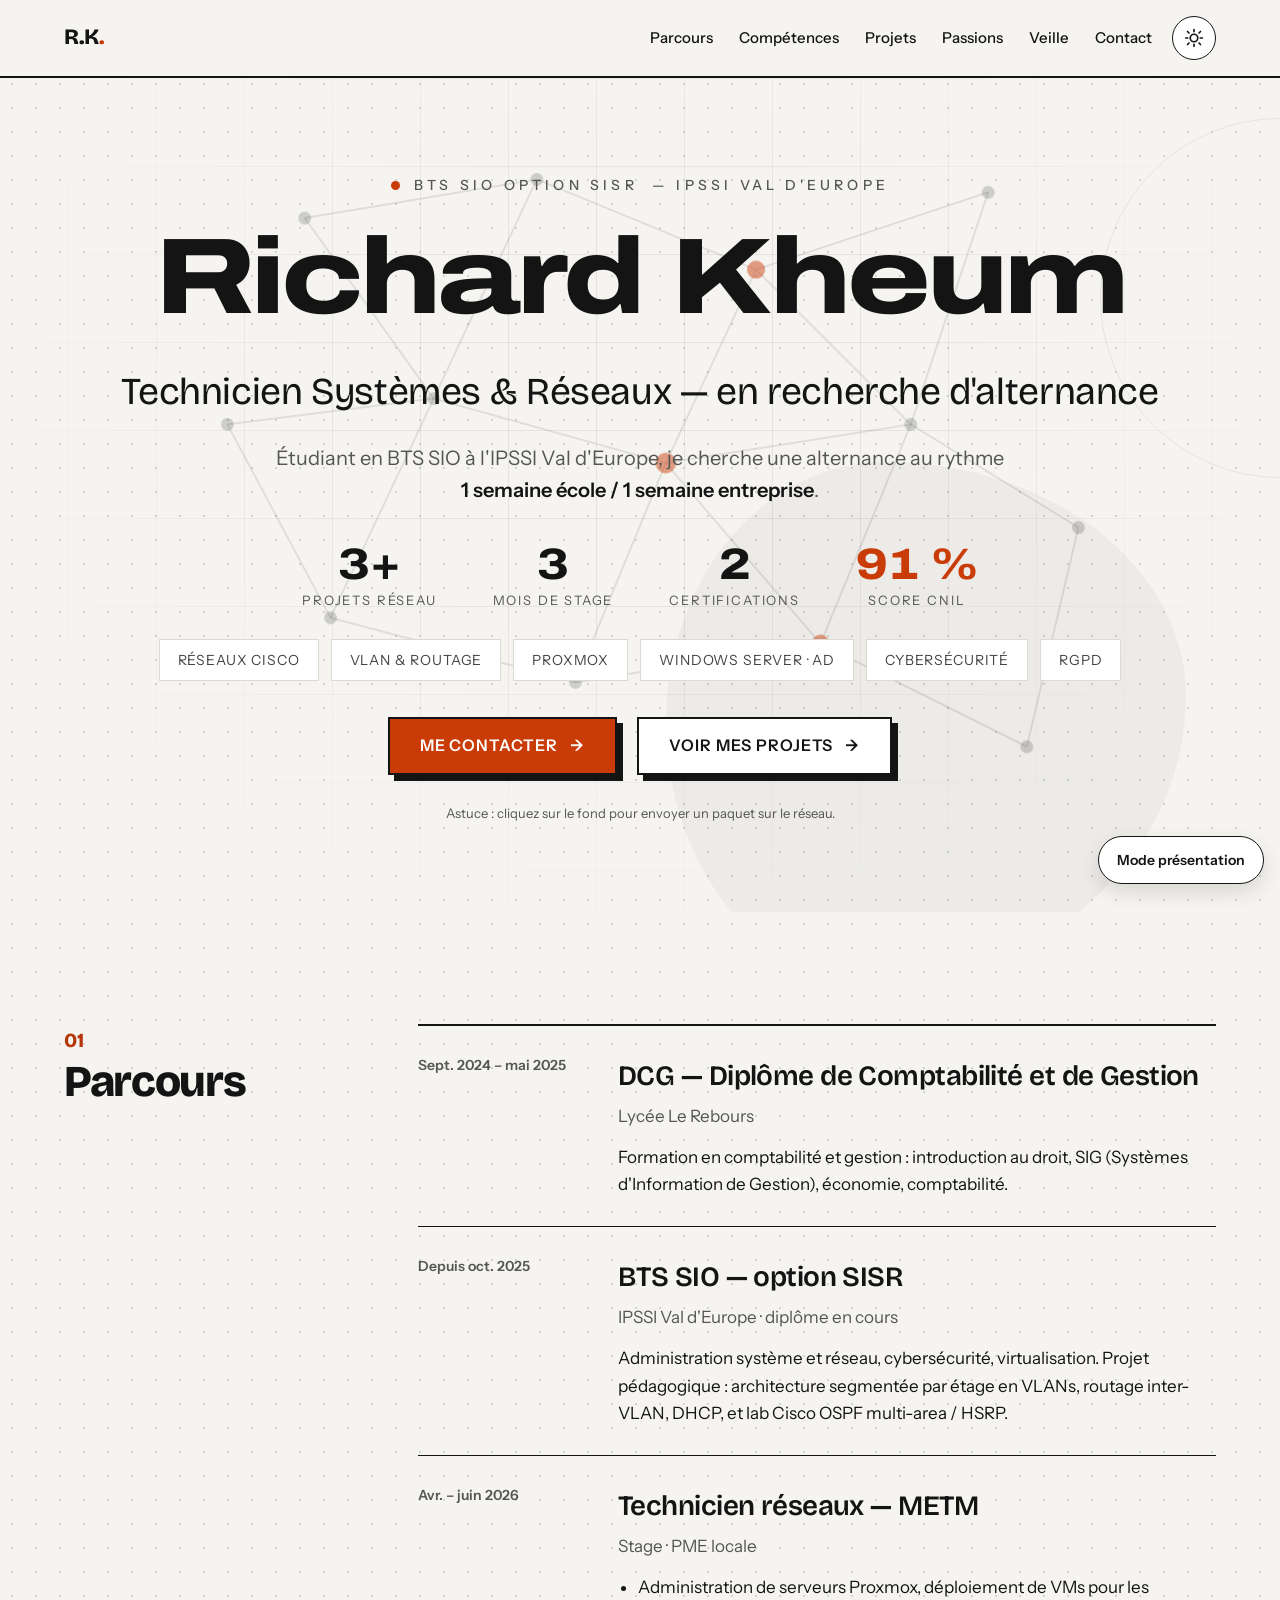
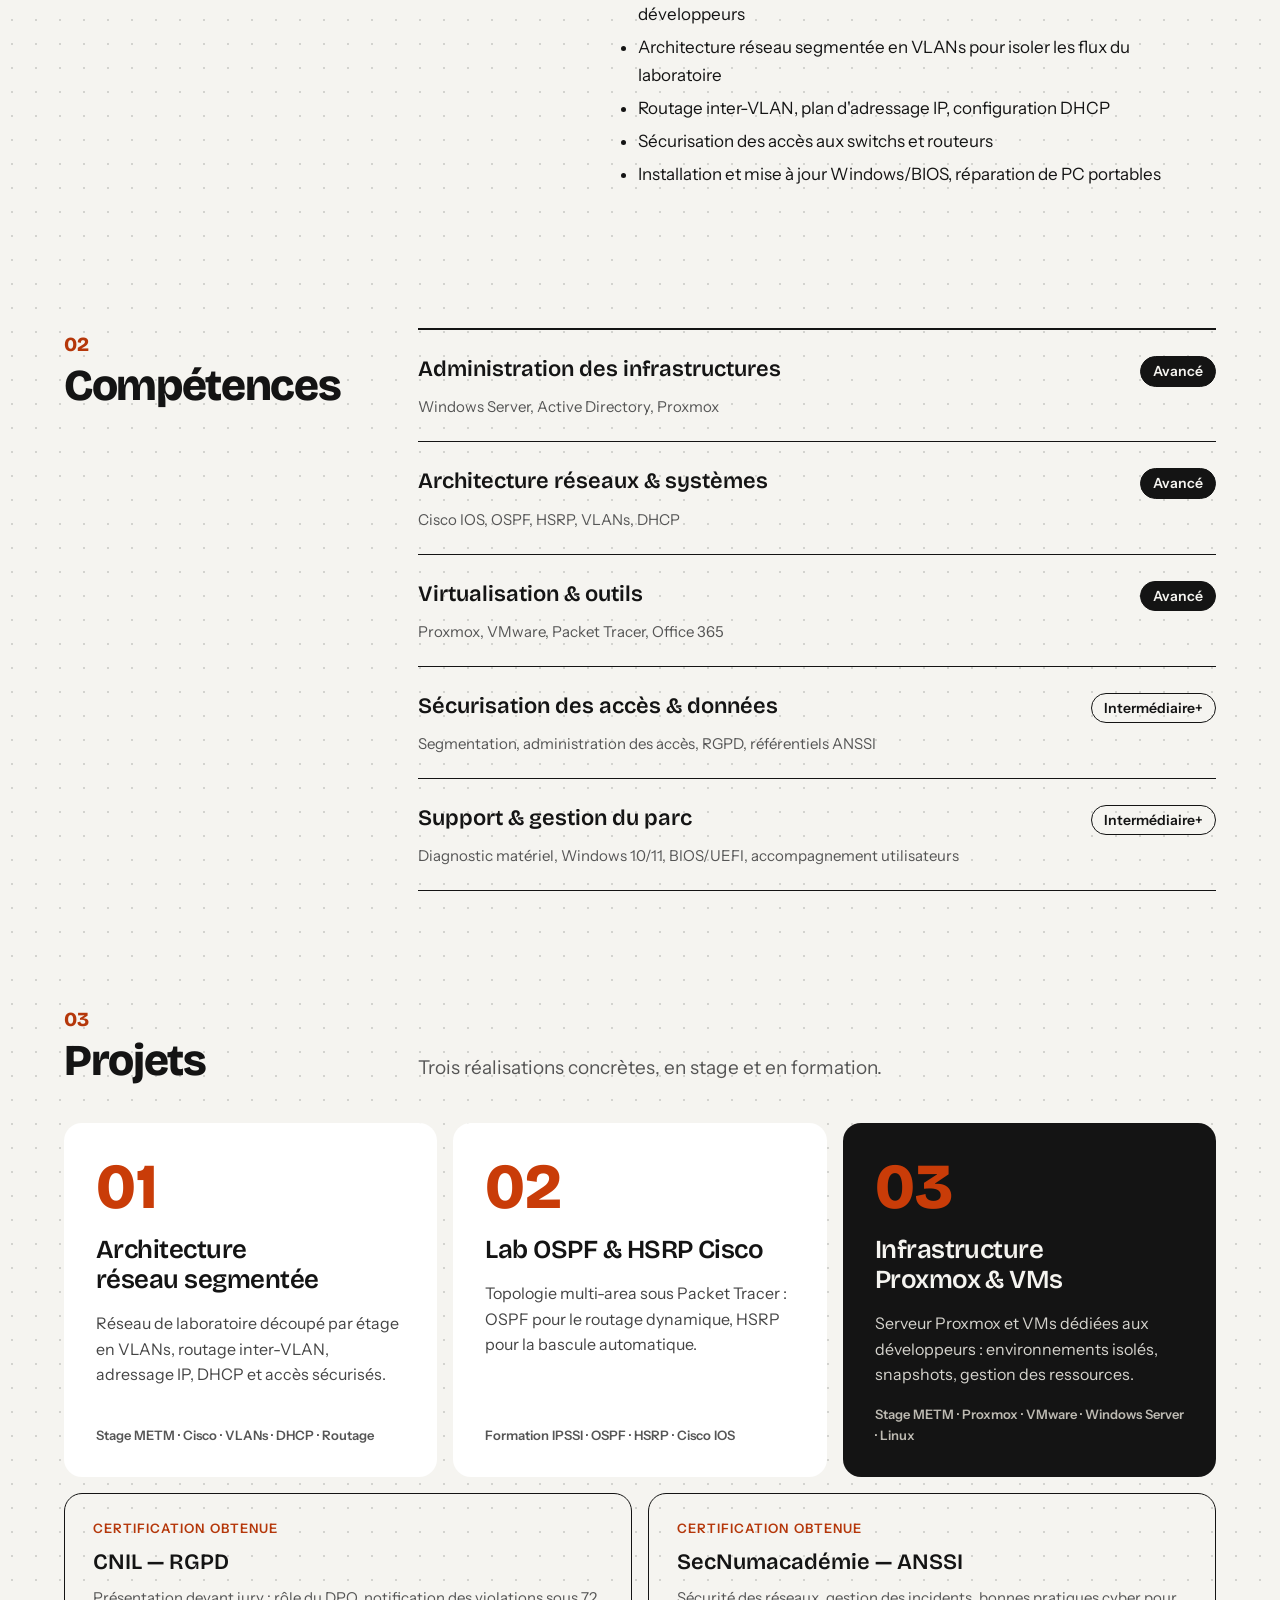
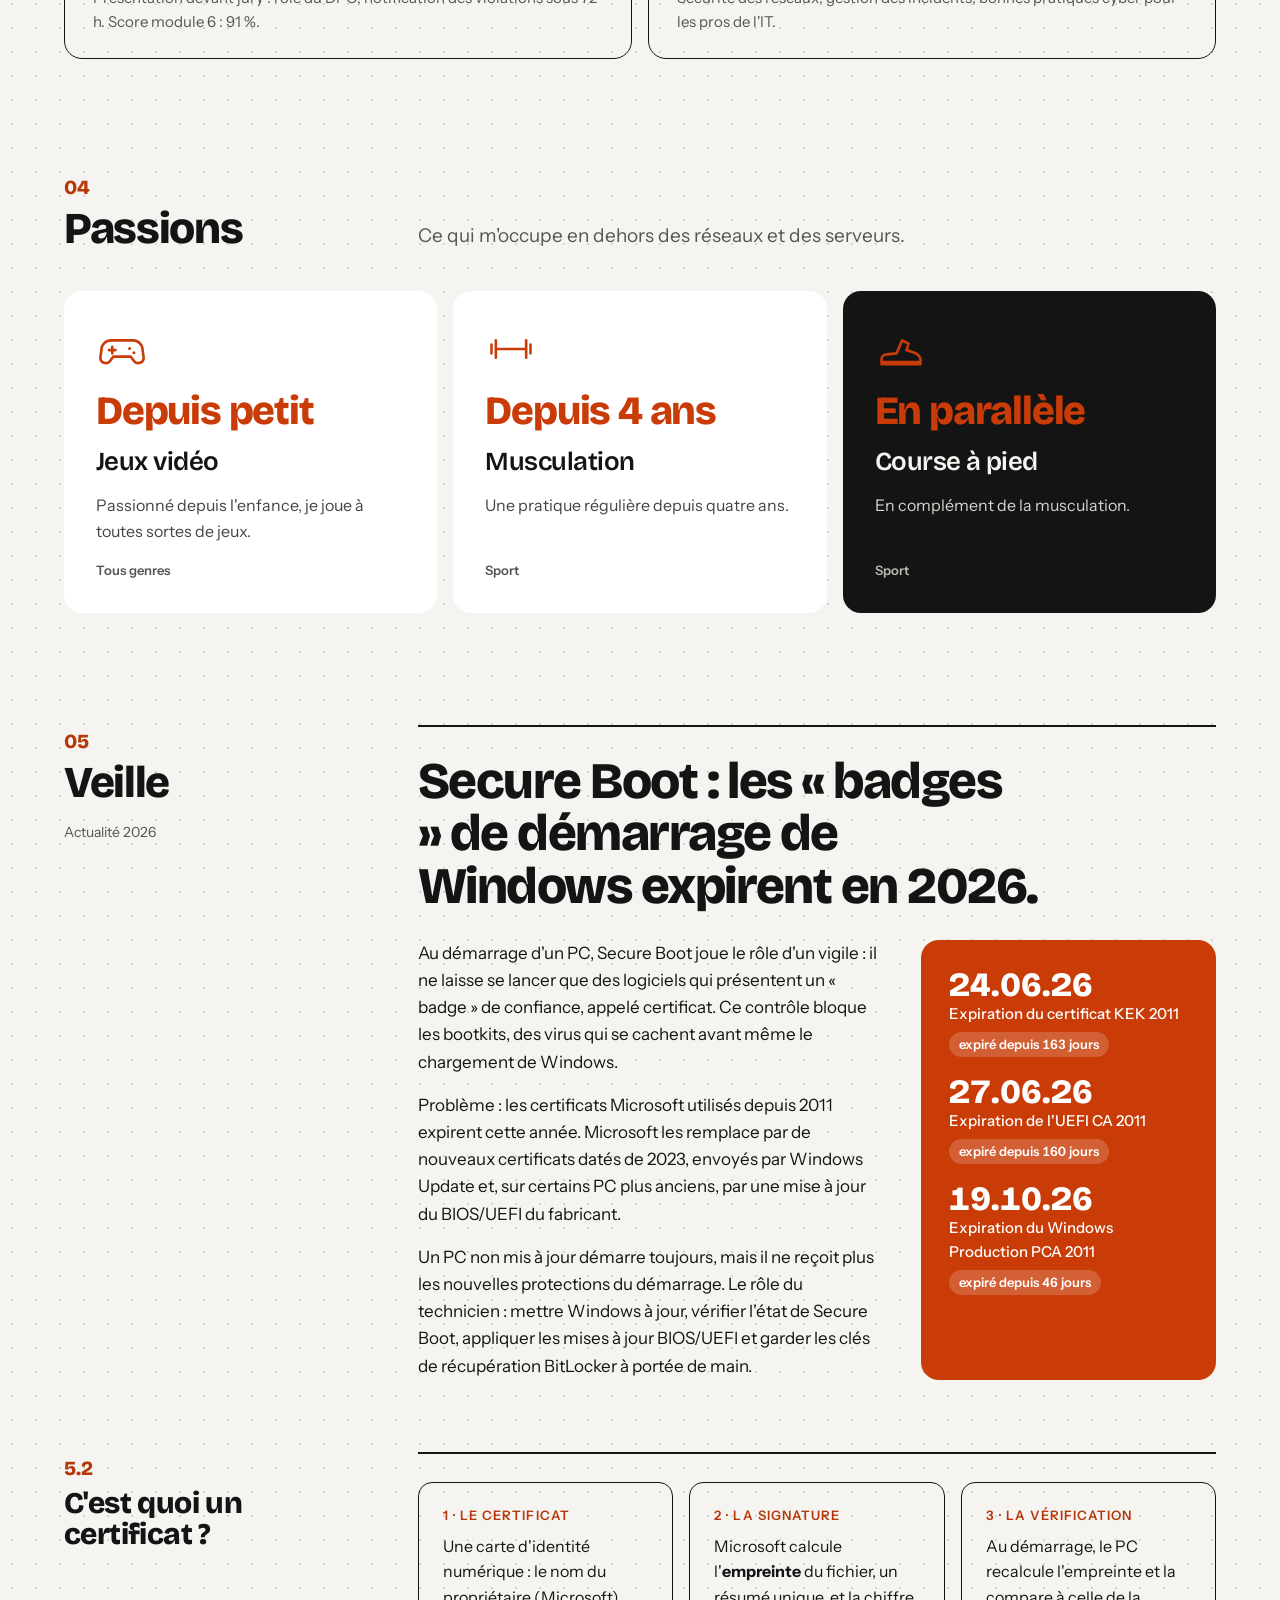
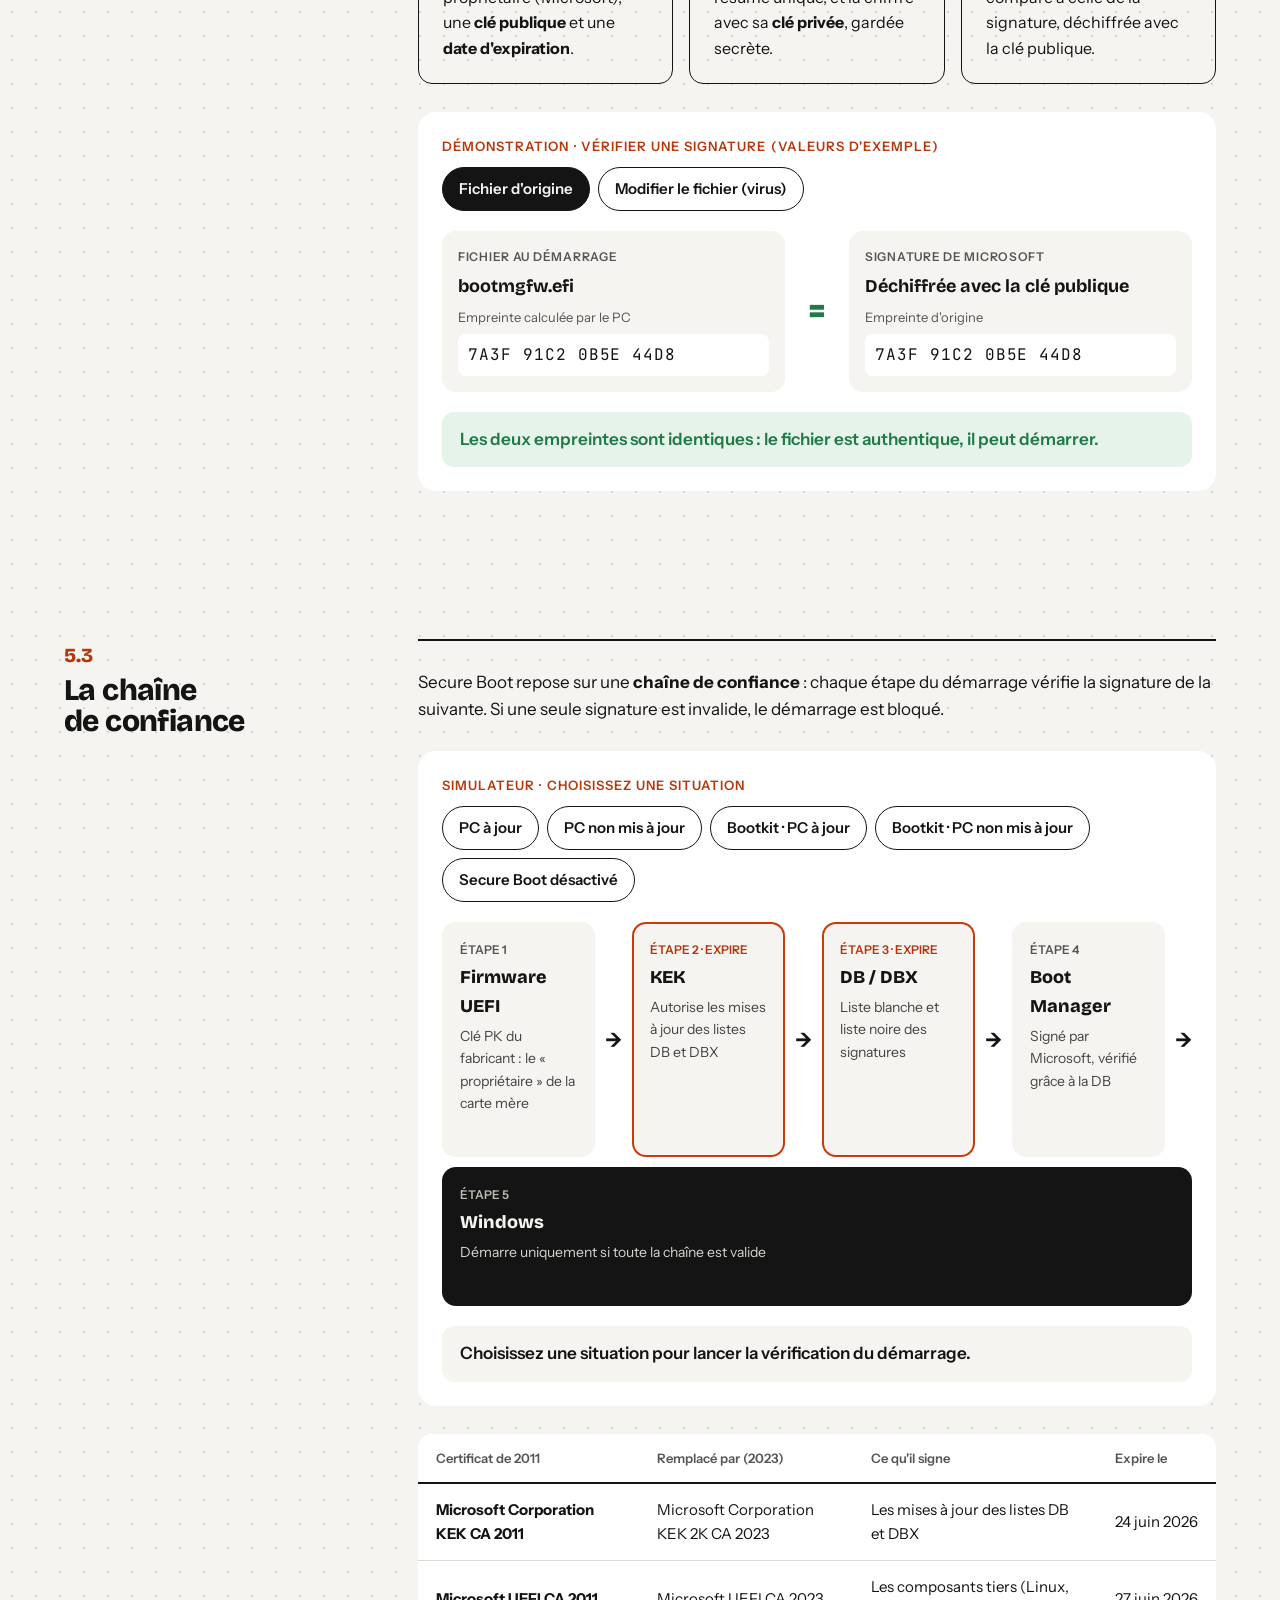
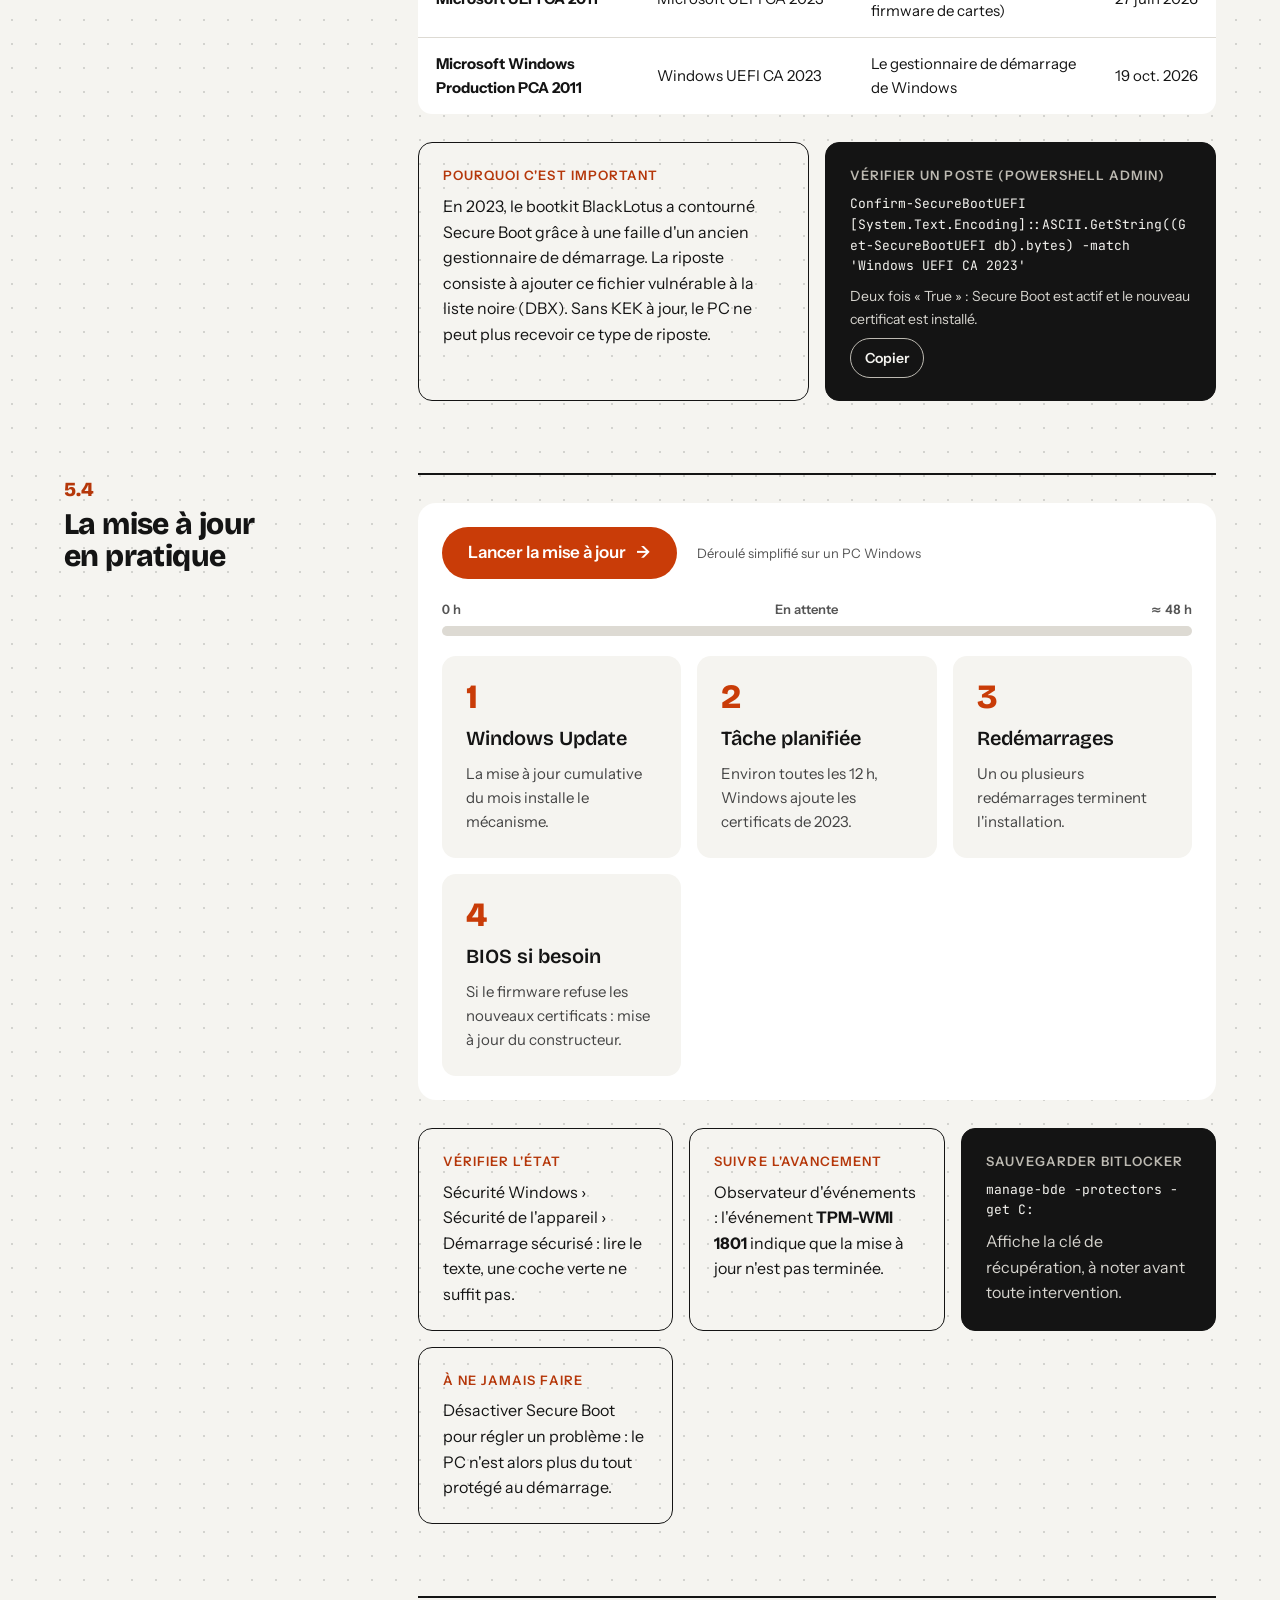
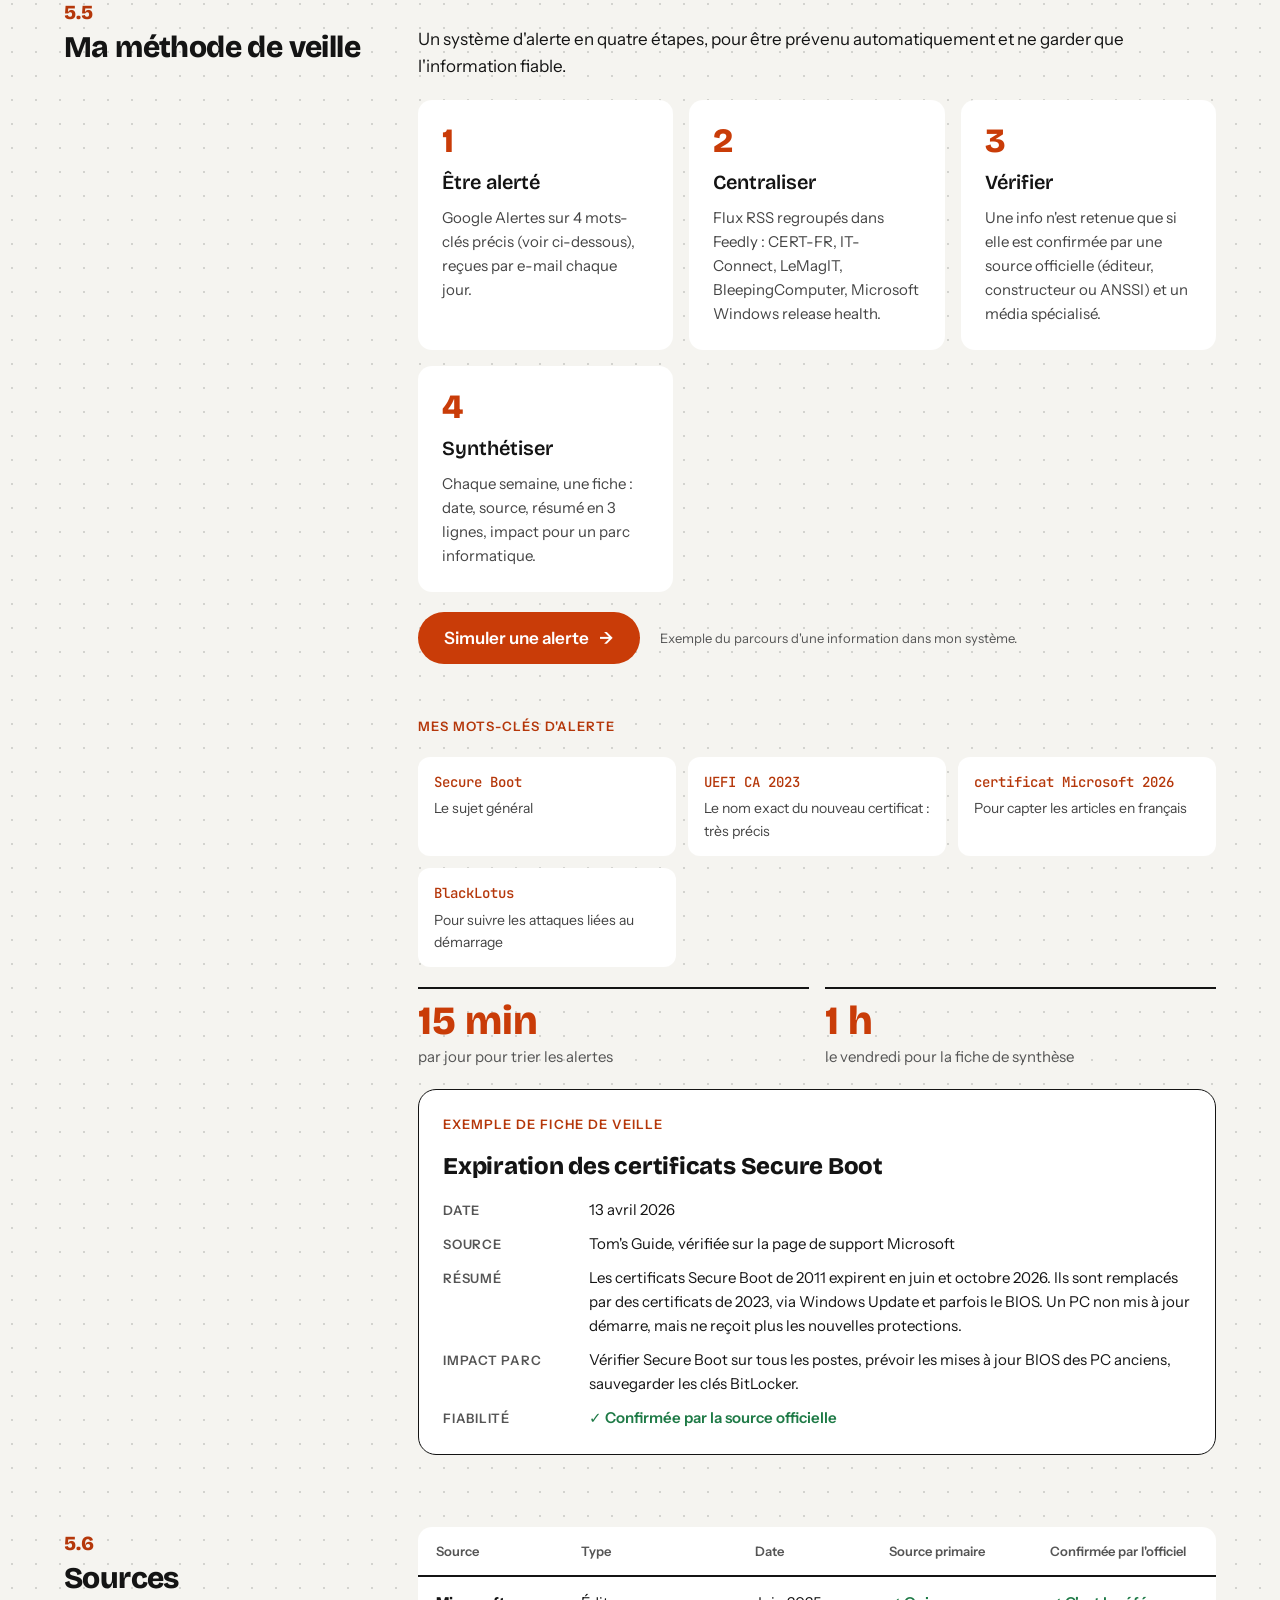
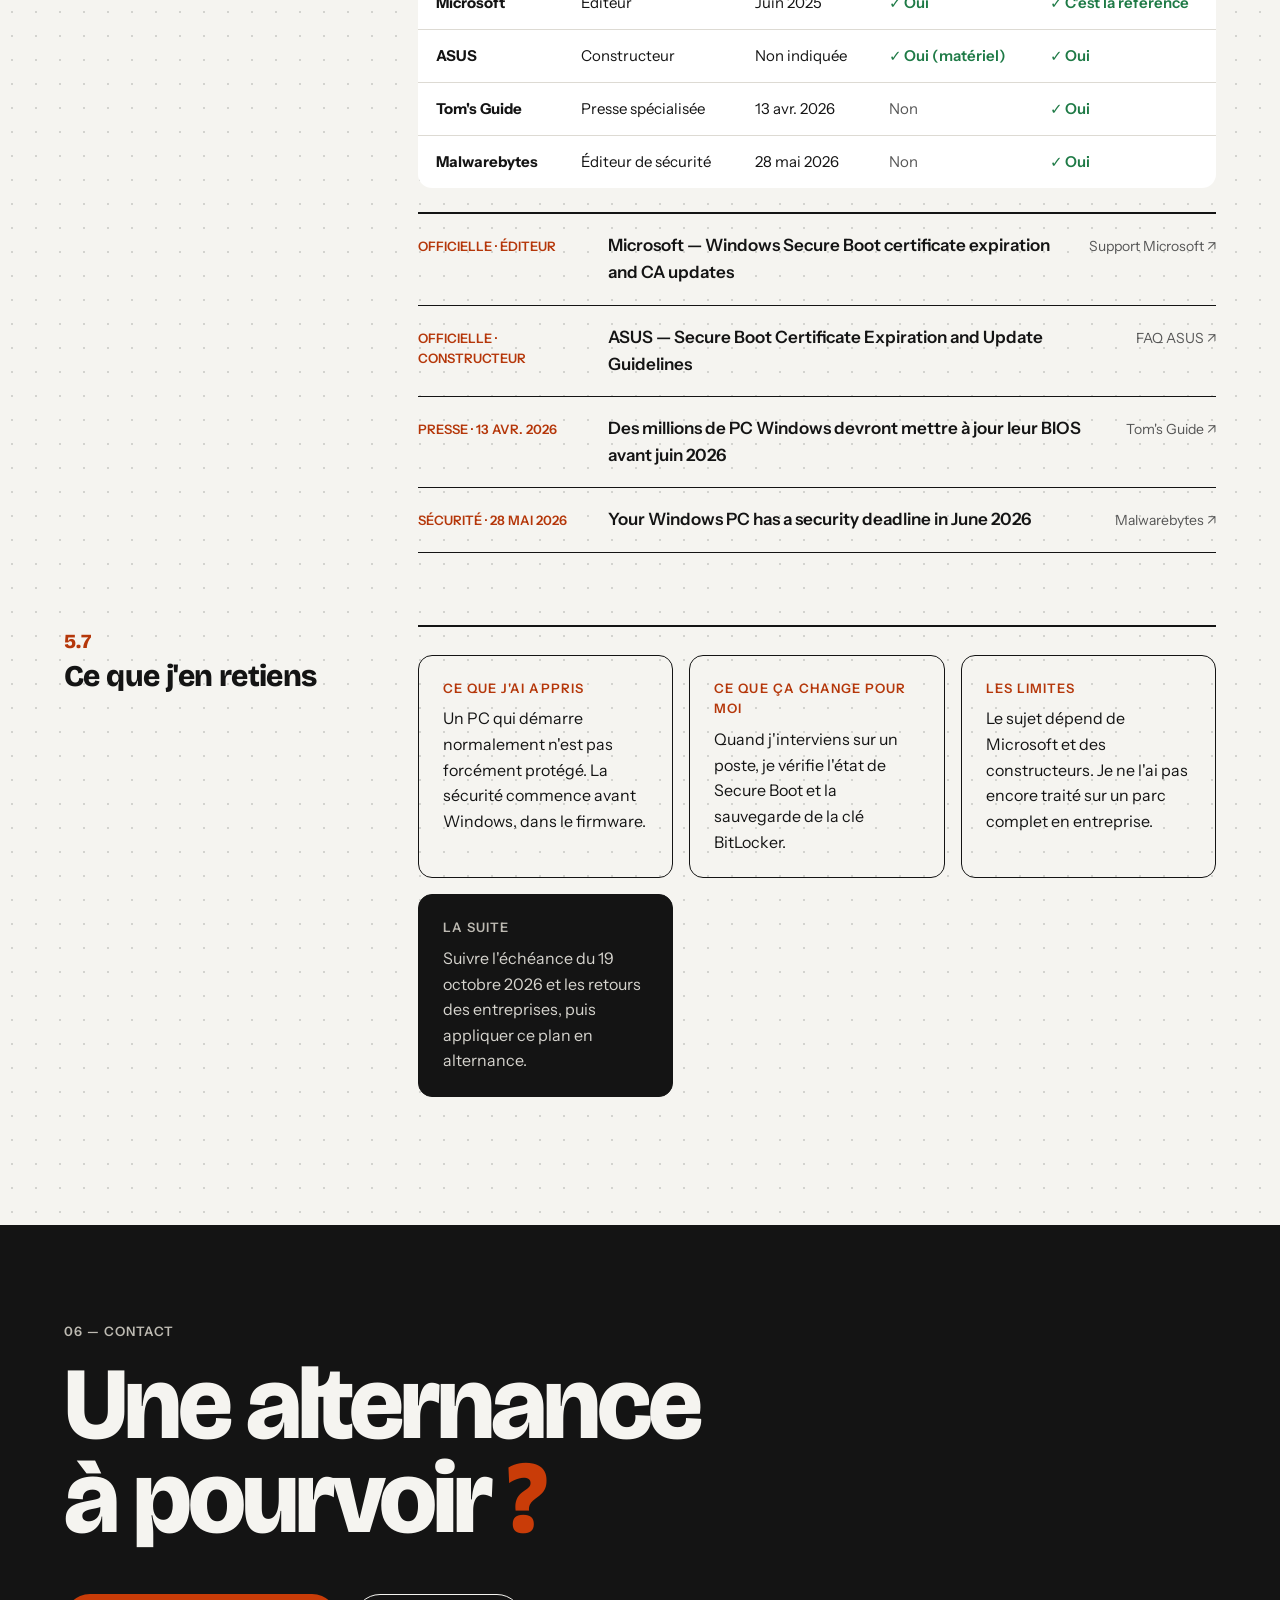
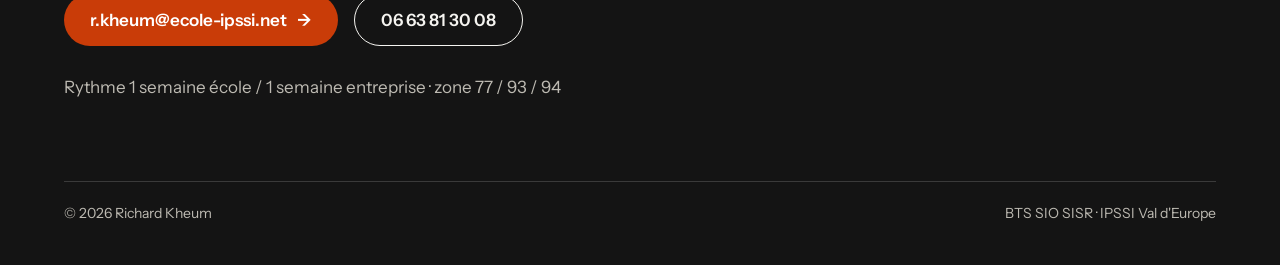
<file: index01.html>
<!doctype html>
<html lang="fr">
<head>
<meta charset="utf-8">
<meta name="viewport" content="width=device-width, initial-scale=1, viewport-fit=cover">
<title>Portfolio Richard Kheum</title>
<meta name="description" content="Portfolio de Richard Kheum, technicien systèmes et réseaux en BTS SIO option SISR.">
<link rel="preconnect" href="https://fonts.googleapis.com">
<link rel="preconnect" href="https://fonts.gstatic.com" crossorigin>
<link rel="stylesheet" href="https://fonts.googleapis.com/css2?family=Archivo:wdth,wght@100..125,400..900&family=Bricolage+Grotesque:opsz,wght@12..96,400;12..96,600;12..96,800&family=Instrument+Sans:wght@400;500;600&family=JetBrains+Mono:wght@400;500&display=swap">
<link rel="stylesheet" href="style.css">
<script>try{var t=localStorage.getItem('rk-theme');if(t==='dark'||t==='light')document.documentElement.setAttribute('data-theme',t);}catch(e){}</script>
</head>
<body>

<div class="progress" aria-hidden="true"></div>

<header class="site-header">
  <div class="wrap">
    <a class="logo" href="#top" aria-label="Retour en haut">R.K<span>.</span></a>
    <div class="header-right">
      <nav class="nav" aria-label="Navigation principale">
        <a href="#parcours">Parcours</a>
        <a href="#competences">Compétences</a>
        <a href="#projets">Projets</a>
        <a href="#passions">Passions</a>
        <a href="#veille">Veille</a>
        <a href="#contact">Contact</a>
      </nav>
      <button type="button" class="theme-toggle" aria-label="Passer en mode nuit">
        <svg class="sun" viewBox="0 0 24 24" fill="none" stroke="currentColor" stroke-width="2" stroke-linecap="round" aria-hidden="true"><circle cx="12" cy="12" r="4.5"></circle><path d="M12 2v2.5M12 19.5V22M4.2 4.2l1.8 1.8M18 18l1.8 1.8M2 12h2.5M19.5 12H22M4.2 19.8 6 18M18 6l1.8-1.8"></path></svg>
        <svg class="moon" viewBox="0 0 24 24" fill="none" stroke="currentColor" stroke-width="2" stroke-linecap="round" stroke-linejoin="round" aria-hidden="true"><path d="M20.5 14.5A8.5 8.5 0 0 1 9.5 3.5a8.5 8.5 0 1 0 11 11z"></path></svg>
      </button>
    </div>
  </div>
</header>

<main>
<!-- ============ ACCUEIL ============ -->
<section id="top" class="hero">
  <div class="hero-bg" aria-hidden="true">
    <div class="hero-grid"></div>
    <div class="hero-blob"></div>
    <div class="hero-circle"></div>
  <svg class="hero-net" viewBox="0 0 760 560" aria-hidden="true">
    <line pathLength="1" x1="120" y1="90" x2="300" y2="60" style="animation-delay:.2s"></line>
    <line pathLength="1" x1="300" y1="60" x2="470" y2="130" style="animation-delay:.3s"></line>
    <line pathLength="1" x1="470" y1="130" x2="650" y2="70" style="animation-delay:.4s"></line>
    <line pathLength="1" x1="120" y1="90" x2="220" y2="230" style="animation-delay:.3s"></line>
    <line pathLength="1" x1="300" y1="60" x2="220" y2="230" style="animation-delay:.4s"></line>
    <line pathLength="1" x1="470" y1="130" x2="400" y2="280" style="animation-delay:.5s"></line>
    <line pathLength="1" x1="220" y1="230" x2="400" y2="280" style="animation-delay:.55s"></line>
    <line pathLength="1" x1="400" y1="280" x2="590" y2="250" style="animation-delay:.65s"></line>
    <line pathLength="1" x1="470" y1="130" x2="590" y2="250" style="animation-delay:.6s"></line>
    <line pathLength="1" x1="650" y1="70" x2="590" y2="250" style="animation-delay:.7s"></line>
    <line pathLength="1" x1="590" y1="250" x2="720" y2="330" style="animation-delay:.8s"></line>
    <line pathLength="1" x1="220" y1="230" x2="60" y2="250" style="animation-delay:.5s"></line>
    <line pathLength="1" x1="60" y1="250" x2="140" y2="400" style="animation-delay:.65s"></line>
    <line pathLength="1" x1="220" y1="230" x2="140" y2="400" style="animation-delay:.6s"></line>
    <line pathLength="1" x1="140" y1="400" x2="330" y2="450" style="animation-delay:.8s"></line>
    <line pathLength="1" x1="400" y1="280" x2="330" y2="450" style="animation-delay:.75s"></line>
    <line pathLength="1" x1="330" y1="450" x2="520" y2="420" style="animation-delay:.9s"></line>
    <line pathLength="1" x1="400" y1="280" x2="520" y2="420" style="animation-delay:.8s"></line>
    <line pathLength="1" x1="520" y1="420" x2="590" y2="250" style="animation-delay:.9s"></line>
    <line pathLength="1" x1="520" y1="420" x2="680" y2="500" style="animation-delay:1s"></line>
    <line pathLength="1" x1="720" y1="330" x2="680" y2="500" style="animation-delay:1s"></line>
    <circle class="n" cx="120" cy="90" r="5" style="animation-delay:.1s"></circle>
    <circle class="n" cx="300" cy="60" r="5" style="animation-delay:.25s"></circle>
    <circle class="n" cx="650" cy="70" r="5" style="animation-delay:.45s"></circle>
    <circle class="n" cx="220" cy="230" r="5" style="animation-delay:.35s"></circle>
    <circle class="n" cx="590" cy="250" r="5" style="animation-delay:.75s"></circle>
    <circle class="n" cx="720" cy="330" r="5" style="animation-delay:.9s"></circle>
    <circle class="n" cx="60" cy="250" r="5" style="animation-delay:.55s"></circle>
    <circle class="n" cx="140" cy="400" r="5" style="animation-delay:.7s"></circle>
    <circle class="n" cx="330" cy="450" r="5" style="animation-delay:.9s"></circle>
    <circle class="n" cx="680" cy="500" r="5" style="animation-delay:1.1s"></circle>
    <circle class="na" cx="470" cy="130" r="7" style="animation-delay:.5s"></circle>
    <circle class="na" cx="400" cy="280" r="8" style="animation-delay:.7s"></circle>
    <circle class="na" cx="520" cy="420" r="7" style="animation-delay:1s"></circle>
    <circle class="ring" cx="400" cy="280" r="20"></circle>
  </svg>
  </div>
  <div class="wrap hero-inner">
    <p class="eyebrow"><i></i><span>BTS SIO option SISR</span><span>— IPSSI Val d'Europe</span></p>
    <h1><span class="line"><span>Richard</span></span><span class="line"><span>Kheum</span></span></h1>
    <p class="hero-sub">Technicien Systèmes &amp; Réseaux — en recherche d'alternance</p>
    <p class="hero-text">Étudiant en BTS SIO à l'IPSSI Val d'Europe, je cherche une alternance au rythme <strong>1 semaine école / 1 semaine entreprise</strong>.</p>
    <ul class="hero-stats" data-reveal="count" aria-label="Chiffres clés">
      <li><b data-count="3" data-suffix="+">3+</b><span>Projets réseau</span></li>
      <li><b data-count="3">3</b><span>Mois de stage</span></li>
      <li><b data-count="2">2</b><span>Certifications</span></li>
      <li><b class="hl" data-count="91" data-suffix=" %">91 %</b><span>Score CNIL</span></li>
    </ul>
    <ul class="tags" aria-label="Domaines de compétence">
      <li>Réseaux Cisco</li>
      <li>VLAN &amp; routage</li>
      <li>Proxmox</li>
      <li>Windows Server · AD</li>
      <li>Cybersécurité</li>
      <li>RGPD</li>
    </ul>
    <div class="hero-cta">
      <a class="btn-block primary" href="#contact">Me contacter <span class="arrow">→</span></a>
      <a class="btn-block secondary" href="#projets">Voir mes projets <span class="arrow">→</span></a>
    </div>
    <p class="hint">Astuce : cliquez sur le fond pour envoyer un paquet sur le réseau.</p>
    <aside class="notes" aria-label="Texte à lire">
      <span class="kicker">À dire · Introduction</span>
      <p>Bonjour, je m'appelle Richard Kheum. Je suis étudiant en BTS SIO, option SISR, à l'IPSSI Val d'Europe, et je recherche une alternance.</p>
      <p>Je vais d'abord vous présenter rapidement mon parcours et mes projets. Ensuite, je consacrerai l'essentiel de ma présentation à ma veille technologique : l'expiration des certificats Secure Boot de Windows en 2026.</p>
      <p class="cue">[Cliquer deux ou trois fois sur le fond pour envoyer des paquets.]</p>
    </aside>
  </div>
</section>

<!-- ============ PARCOURS ============ -->
<section id="parcours" class="wrap sec">
  <aside class="notes" aria-label="Texte à lire">
    <span class="kicker">À dire · Parcours</span>
    <p>J'ai d'abord suivi un DCG au lycée Le Rebours, de septembre 2024 à mai 2025. J'y ai découvert les systèmes d'information de gestion, ce qui m'a donné envie de me tourner vers l'informatique.</p>
    <p>J'ai commencé mon BTS en octobre 2025. D'avril à juin 2026, j'ai fait un stage de technicien réseaux chez METM, une PME locale.</p>
    <p>J'y ai administré des serveurs Proxmox, conçu un réseau segmenté par VLANs, et installé ou réparé des postes, y compris au niveau du BIOS. Ce travail sur le BIOS et l'UEFI fait directement le lien avec ma veille.</p>
  </aside>
  <div class="sec-label" data-reveal="up"><div class="sec-num">01</div><h2>Parcours</h2></div>
  <div class="sec-body">
    <article class="timeline-item" data-reveal="left">
      <div class="when">Sept. 2024 – mai 2025</div>
      <div class="what">
        <h3>DCG — Diplôme de Comptabilité et de Gestion</h3>
        <div class="where">Lycée Le Rebours</div>
        <p>Formation en comptabilité et gestion : introduction au droit, SIG (Systèmes d'Information de Gestion), économie, comptabilité.</p>
      </div>
    </article>
    <article class="timeline-item" data-reveal="left" style="--d:.12s">
      <div class="when">Depuis oct. 2025</div>
      <div class="what">
        <h3>BTS SIO — option SISR</h3>
        <div class="where">IPSSI Val d'Europe · diplôme en cours</div>
        <p>Administration système et réseau, cybersécurité, virtualisation. Projet pédagogique : architecture segmentée par étage en VLANs, routage inter-VLAN, DHCP, et lab Cisco OSPF multi-area / HSRP.</p>
      </div>
    </article>
    <article class="timeline-item" data-reveal="left" style="--d:.24s">
      <div class="when">Avr. – juin 2026</div>
      <div class="what">
        <h3>Technicien réseaux — METM</h3>
        <div class="where">Stage · PME locale</div>
        <ul class="clean">
          <li>Administration de serveurs Proxmox, déploiement de VMs pour les développeurs</li>
          <li>Architecture réseau segmentée en VLANs pour isoler les flux du laboratoire</li>
          <li>Routage inter-VLAN, plan d'adressage IP, configuration DHCP</li>
          <li>Sécurisation des accès aux switchs et routeurs</li>
          <li>Installation et mise à jour Windows/BIOS, réparation de PC portables</li>
        </ul>
      </div>
    </article>
  </div>
</section>

<!-- ============ COMPÉTENCES ============ -->
<section id="competences" class="wrap sec">
  <aside class="notes" aria-label="Texte à lire">
    <span class="kicker">À dire · Compétences</span>
    <p>Mes compétences principales sont l'administration d'infrastructures, l'architecture réseau et la virtualisation, à un niveau avancé.</p>
    <p>Je suis à un niveau intermédiaire en sécurisation et en support du parc, et c'est justement ce que ma veille m'aide à renforcer.</p>
  </aside>
  <div class="sec-label" data-reveal="up"><div class="sec-num">02</div><h2>Compé&shy;tences</h2></div>
  <div class="sec-body skills" data-stagger>
    <div class="skill" data-reveal="right"><h3>Administration des infrastructures</h3><span class="badge solid">Avancé</span><div class="tools">Windows Server, Active Directory, Proxmox</div></div>
    <div class="skill" data-reveal="right"><h3>Architecture réseaux &amp; systèmes</h3><span class="badge solid">Avancé</span><div class="tools">Cisco IOS, OSPF, HSRP, VLANs, DHCP</div></div>
    <div class="skill" data-reveal="right"><h3>Virtualisation &amp; outils</h3><span class="badge solid">Avancé</span><div class="tools">Proxmox, VMware, Packet Tracer, Office 365</div></div>
    <div class="skill" data-reveal="right"><h3>Sécurisation des accès &amp; données</h3><span class="badge">Intermédiaire+</span><div class="tools">Segmentation, administration des accès, RGPD, référentiels ANSSI</div></div>
    <div class="skill" data-reveal="right"><h3>Support &amp; gestion du parc</h3><span class="badge">Intermédiaire+</span><div class="tools">Diagnostic matériel, Windows 10/11, BIOS/UEFI, accompagnement utilisateurs</div></div>
  </div>
</section>

<!-- ============ PROJETS ============ -->
<section id="projets" class="wrap" style="padding-top:112px">
  <aside class="notes" aria-label="Texte à lire" style="margin-bottom:32px">
    <span class="kicker">À dire · Projets</span>
    <p>Voici trois réalisations : le réseau segmenté par VLANs de mon stage, un lab Cisco OSPF avec HSRP réalisé en formation, et l'infrastructure Proxmox de mon stage.</p>
    <p>J'ai aussi obtenu deux certifications : l'atelier RGPD de la CNIL, avec 91 % au module 6, et la SecNumacadémie de l'ANSSI.</p>
  </aside>
  <div class="intro-row">
    <div class="sec-label" data-reveal="up"><div class="sec-num">03</div><h2>Projets</h2></div>
    <p data-reveal="blur">Trois réalisations concrètes, en stage et en formation.</p>
  </div>
  <div class="cards" data-stagger>
    <article class="card" data-reveal="scale">
      <div class="num">01</div>
      <h3>Architecture réseau segmentée</h3>
      <p>Réseau de laboratoire découpé par étage en VLANs, routage inter-VLAN, adressage IP, DHCP et accès sécurisés.</p>
      <div class="meta">Stage METM · Cisco · VLANs · DHCP · Routage</div>
    </article>
    <article class="card" data-reveal="scale">
      <div class="num">02</div>
      <h3>Lab OSPF &amp; HSRP Cisco</h3>
      <p>Topologie multi-area sous Packet Tracer : OSPF pour le routage dynamique, HSRP pour la bascule automatique.</p>
      <div class="meta">Formation IPSSI · OSPF · HSRP · Cisco IOS</div>
    </article>
    <article class="card dark" data-reveal="scale">
      <div class="num">03</div>
      <h3>Infrastructure Proxmox &amp; VMs</h3>
      <p>Serveur Proxmox et VMs dédiées aux développeurs : environnements isolés, snapshots, gestion des ressources.</p>
      <div class="meta">Stage METM · Proxmox · VMware · Windows Server · Linux</div>
    </article>
  </div>
  <div class="certs" data-stagger>
    <div class="cert" data-reveal="up"><div class="kicker">Certification obtenue</div><div class="name">CNIL — RGPD</div><div class="desc">Présentation devant jury : rôle du DPO, notification des violations sous 72 h. Score module 6 : 91 %.</div></div>
    <div class="cert" data-reveal="up"><div class="kicker">Certification obtenue</div><div class="name">SecNumacadémie — ANSSI</div><div class="desc">Sécurité des réseaux, gestion des incidents, bonnes pratiques cyber pour les pros de l'IT.</div></div>
  </div>
</section>

<!-- ============ PASSIONS ============ -->
<section id="passions" class="wrap" style="padding-top:112px">
  <aside class="notes" aria-label="Texte à lire" style="margin-bottom:32px">
    <span class="kicker">À dire · Passions</span>
    <p>En dehors de l'informatique, je suis passionné de jeux vidéo depuis petit, et je joue à toutes sortes de jeux.</p>
    <p>Je pratique aussi la musculation depuis quatre ans, ainsi que la course à pied.</p>
    <p class="cue">[Facultatif : dire en une phrase ce que ces passions vous apportent.]</p>
    <p>Voilà pour moi. Passons maintenant au cœur de ma présentation : ma veille technologique.</p>
  </aside>
  <div class="intro-row">
    <div class="sec-label" data-reveal="up"><div class="sec-num">04</div><h2>Passions</h2></div>
    <p data-reveal="blur">Ce qui m'occupe en dehors des réseaux et des serveurs.</p>
  </div>
  <div class="cards passions" data-stagger>
    <article class="card" data-reveal="scale">
      <svg class="p-ico" viewBox="0 0 48 48" aria-hidden="true"><path d="M14 16h20a9 9 0 0 1 9 9l1 7a5 5 0 0 1-9 3l-3-4H16l-3 4a5 5 0 0 1-9-3l1-7a9 9 0 0 1 9-9z"/><path d="M15 22v6M12 25h6"/><circle cx="31" cy="23.5" r="1.4"/><circle cx="35" cy="27.5" r="1.4"/></svg>
      <div class="p-since">Depuis petit</div>
      <h3>Jeux vidéo</h3>
      <p>Passionné depuis l'enfance, je joue à toutes sortes de jeux.</p>
      <div class="meta">Tous genres</div>
    </article>
    <article class="card" data-reveal="scale">
      <svg class="p-ico" viewBox="0 0 48 48" aria-hidden="true"><path d="M6 20v8M10 16v16M38 16v16M42 20v8M10 24h28"/></svg>
      <div class="p-since">Depuis 4 ans</div>
      <h3>Musculation</h3>
      <p>Une pratique régulière depuis quatre ans.</p>
      <div class="meta">Sport</div>
    </article>
    <article class="card dark" data-reveal="scale">
      <svg class="p-ico" viewBox="0 0 48 48" aria-hidden="true"><path d="M6 34c0-3 2-5 5-5l9-1 5-12 6 3-2 6 6 2c4 1 7 4 7 7v2H6z"/><path d="M6 38h36"/></svg>
      <div class="p-since">En parallèle</div>
      <h3>Course à pied</h3>
      <p>En complément de la musculation.</p>
      <div class="meta">Sport</div>
    </article>
  </div>
</section>

<!-- ============ VEILLE 5.1 : L'ACTUALITÉ ============ -->
<section id="veille" class="wrap sec">
  <aside class="notes" aria-label="Texte à lire">
    <span class="kicker">À dire · Veille, le sujet</span>
    <p>Au démarrage d'un PC, Secure Boot agit comme un vigile : il vérifie le badge, c'est-à-dire le certificat, de chaque logiciel avant de le laisser se lancer.</p>
    <p>Or les certificats Microsoft créés en 2011 expirent cette année : le 24 et le 27 juin, puis le 19 octobre 2026. Microsoft les remplace par des certificats de 2023.</p>
    <p class="cue">[Montrer le compte à rebours dans l'encadré orange.]</p>
  </aside>
  <div class="sec-label" data-reveal="up"><div class="sec-num">05</div><h2>Veille</h2><small>Actualité 2026</small></div>
  <article class="sec-body ruled">
    <h3 class="veille-title" data-reveal="blur">Secure Boot : les « badges » de démarrage de Windows expirent en 2026.</h3>
    <div class="veille-grid">
      <div class="veille-text" data-reveal="up">
        <p>Au démarrage d'un PC, Secure Boot joue le rôle d'un vigile : il ne laisse se lancer que des logiciels qui présentent un « badge » de confiance, appelé certificat. Ce contrôle bloque les bootkits, des virus qui se cachent avant même le chargement de Windows.</p>
        <p>Problème : les certificats Microsoft utilisés depuis 2011 expirent cette année. Microsoft les remplace par de nouveaux certificats datés de 2023, envoyés par Windows Update et, sur certains PC plus anciens, par une mise à jour du BIOS/UEFI du fabricant.</p>
        <p>Un PC non mis à jour démarre toujours, mais il ne reçoit plus les nouvelles protections du démarrage. Le rôle du technicien : mettre Windows à jour, vérifier l'état de Secure Boot, appliquer les mises à jour BIOS/UEFI et garder les clés de récupération BitLocker à portée de main.</p>
      </div>
      <aside class="dates" data-reveal="right" aria-label="Dates d'expiration">
        <div data-date="2026-06-24"><b>24.06.26</b><span>Expiration du certificat KEK 2011</span><span class="cd"></span></div>
        <div data-date="2026-06-27"><b>27.06.26</b><span>Expiration de l'UEFI CA 2011</span><span class="cd"></span></div>
        <div data-date="2026-10-19"><b>19.10.26</b><span>Expiration du Windows Production PCA 2011</span><span class="cd"></span></div>
      </aside>
    </div>
  </article>
</section>

<!-- ============ VEILLE 5.2 : C'EST QUOI UN CERTIFICAT ============ -->
<section id="veille-certificat" class="wrap sec sub">
  <aside class="notes" aria-label="Texte à lire">
    <span class="kicker">À dire · Le certificat expliqué</span>
    <p>Avant d'aller plus loin, il faut comprendre ce qu'est un certificat. C'est une carte d'identité numérique : il contient le nom de son propriétaire, ici Microsoft, une clé publique, et une date d'expiration. Microsoft garde de son côté une clé privée, qui reste secrète.</p>
    <p>Pour signer un fichier, Microsoft calcule son empreinte, c'est-à-dire un résumé unique du fichier, et la chiffre avec sa clé privée : c'est la signature. Au démarrage, le PC recalcule l'empreinte du fichier, déchiffre la signature avec la clé publique du certificat, et compare les deux. <span class="cue">[Montrer la démonstration : les empreintes sont identiques.]</span> Si elles sont identiques, le fichier est authentique.</p>
    <p><span class="cue">[Cliquer sur « Modifier le fichier (virus) »]</span> Si un virus modifie ne serait-ce qu'un octet, l'empreinte change complètement et le démarrage est refusé. C'est comme un tampon officiel : impossible à imiter sans la clé privée.</p>
    <p>Et comme une carte d'identité, un certificat a une date limite. Les fichiers déjà signés continuent de démarrer, mais Microsoft doit signer les nouveaux fichiers et les nouvelles protections avec le certificat de 2023. Si le PC ne connaît pas ce certificat, il ne pourra pas les reconnaître.</p>
  </aside>
  <div class="sec-label" data-reveal="up"><div class="sec-num">5.2</div><h3>C'est quoi un certificat ?</h3></div>
  <div class="sec-body ruled stack">
    <div class="explain" data-stagger>
      <div class="box" data-reveal="up"><div class="kicker">1 · Le certificat</div><p>Une carte d'identité numérique : le nom du propriétaire (Microsoft), une <strong>clé publique</strong> et une <strong>date d'expiration</strong>.</p></div>
      <div class="box" data-reveal="up"><div class="kicker">2 · La signature</div><p>Microsoft calcule l'<strong>empreinte</strong> du fichier, un résumé unique, et la chiffre avec sa <strong>clé privée</strong>, gardée secrète.</p></div>
      <div class="box" data-reveal="up"><div class="kicker">3 · La vérification</div><p>Au démarrage, le PC recalcule l'empreinte et la compare à celle de la signature, déchiffrée avec la clé publique.</p></div>
    </div>
    <div class="sim" data-reveal="up">
      <div>
        <div class="kicker">Démonstration · vérifier une signature (valeurs d'exemple)</div>
        <div class="chips" role="group" aria-label="État du fichier">
          <button type="button" class="chip" data-sig="reset" aria-pressed="true">Fichier d'origine</button>
          <button type="button" class="chip" data-sig="tamper" aria-pressed="false">Modifier le fichier (virus)</button>
        </div>
      </div>
      <div class="sig-grid">
        <div class="sig-card"><small>Fichier au démarrage</small><strong>bootmgfw.efi</strong><span class="hint">Empreinte calculée par le PC</span><code class="hash" data-sig-file>7A3F 91C2 0B5E 44D8</code></div>
        <div class="sig-op" data-sig-op aria-hidden="true">=</div>
        <div class="sig-card"><small>Signature de Microsoft</small><strong>Déchiffrée avec la clé publique</strong><span class="hint">Empreinte d'origine</span><code class="hash">7A3F 91C2 0B5E 44D8</code></div>
      </div>
      <p class="sim-result r-ok" data-sig-result role="status" aria-live="polite">Les deux empreintes sont identiques : le fichier est authentique, il peut démarrer.</p>
    </div>
    <p class="hint" data-reveal="up" style="font-size:15px">À retenir : un certificat expiré n'empêche pas les fichiers déjà signés de démarrer. Le problème vient des nouveaux fichiers et des nouvelles protections, signés avec le certificat de 2023.</p>
  </div>
</section>

<!-- ============ VEILLE 5.3 : FONCTIONNEMENT + SIMULATEUR ============ -->
<section id="veille-fonctionnement" class="wrap sec sub">
  <aside class="notes" aria-label="Texte à lire">
    <span class="kicker">À dire · Comment ça marche</span>
    <p>Pour comprendre, il faut voir la chaîne de confiance. Le firmware contient la clé du fabricant. La KEK autorise les mises à jour de deux listes : la DB, la liste blanche, et la DBX, la liste noire. Le gestionnaire de démarrage n'est lancé que s'il est signé et absent de la liste noire.</p>
    <p><span class="cue">[Cliquer sur « PC à jour »]</span> Tout est vert, Windows démarre. <span class="cue">[« PC non mis à jour »]</span> Il démarre encore, mais il ne peut plus recevoir de nouvelles protections. <span class="cue">[« Bootkit · PC à jour »]</span> La liste noire bloque l'attaque. <span class="cue">[« Bootkit · PC non mis à jour »]</span> La liste noire n'a pas pu être mise à jour : le bootkit passe.</p>
    <p>C'est tout l'enjeu : en 2023, le bootkit BlackLotus a montré que ce risque est réel. <span class="cue">[Si possible, lancer les deux commandes PowerShell en direct.]</span></p>
  </aside>
  <div class="sec-label" data-reveal="up"><div class="sec-num">5.3</div><h3>La chaîne de confiance</h3></div>
  <div class="sec-body ruled stack">
    <p data-reveal="up">Secure Boot repose sur une <strong>chaîne de confiance</strong> : chaque étape du démarrage vérifie la signature de la suivante. Si une seule signature est invalide, le démarrage est bloqué.</p>
    <div class="sim" data-reveal="up">
      <div>
        <div class="kicker">Simulateur · choisissez une situation</div>
        <div class="chips" role="group" aria-label="Situations à simuler">
          <button type="button" class="chip" data-scn="ok" aria-pressed="false">PC à jour</button>
          <button type="button" class="chip" data-scn="old" aria-pressed="false">PC non mis à jour</button>
          <button type="button" class="chip" data-scn="attack" aria-pressed="false">Bootkit · PC à jour</button>
          <button type="button" class="chip" data-scn="attackOld" aria-pressed="false">Bootkit · PC non mis à jour</button>
          <button type="button" class="chip" data-scn="off" aria-pressed="false">Secure Boot désactivé</button>
        </div>
      </div>
      <figure class="chain" aria-label="Chaîne de confiance Secure Boot, du firmware jusqu'à Windows">
        <div class="step"><small>ÉTAPE 1</small><strong>Firmware UEFI</strong><span>Clé PK du fabricant : le « propriétaire » de la carte mère</span><em class="state"></em></div>
        <div class="arr" aria-hidden="true">→</div>
        <div class="step exp"><small>ÉTAPE 2 · EXPIRE</small><strong>KEK</strong><span>Autorise les mises à jour des listes DB et DBX</span><em class="state"></em></div>
        <div class="arr" aria-hidden="true">→</div>
        <div class="step exp"><small>ÉTAPE 3 · EXPIRE</small><strong>DB / DBX</strong><span>Liste blanche et liste noire des signatures</span><em class="state"></em></div>
        <div class="arr" aria-hidden="true">→</div>
        <div class="step"><small>ÉTAPE 4</small><strong>Boot Manager</strong><span>Signé par Microsoft, vérifié grâce à la DB</span><em class="state"></em></div>
        <div class="arr" aria-hidden="true">→</div>
        <div class="step final"><small>ÉTAPE 5</small><strong>Windows</strong><span>Démarre uniquement si toute la chaîne est valide</span><em class="state"></em></div>
      </figure>
      <p class="sim-result" role="status" aria-live="polite">Choisissez une situation pour lancer la vérification du démarrage.</p>
    </div>
    <div class="table-box" data-reveal="up">
      <table>
        <thead><tr><th>Certificat de 2011</th><th>Remplacé par (2023)</th><th>Ce qu'il signe</th><th>Expire le</th></tr></thead>
        <tbody>
          <tr><td><strong>Microsoft Corporation KEK CA 2011</strong></td><td>Microsoft Corporation KEK 2K CA 2023</td><td>Les mises à jour des listes DB et DBX</td><td class="nowrap">24 juin 2026</td></tr>
          <tr><td><strong>Microsoft UEFI CA 2011</strong></td><td>Microsoft UEFI CA 2023</td><td>Les composants tiers (Linux, firmware de cartes)</td><td class="nowrap">27 juin 2026</td></tr>
          <tr><td><strong>Microsoft Windows Production PCA 2011</strong></td><td>Windows UEFI CA 2023</td><td>Le gestionnaire de démarrage de Windows</td><td class="nowrap">19 oct. 2026</td></tr>
        </tbody>
      </table>
    </div>
    <div class="duo" data-stagger>
      <div class="box" data-reveal="left">
        <div class="kicker">Pourquoi c'est important</div>
        <p style="font-size:16px">En 2023, le bootkit BlackLotus a contourné Secure Boot grâce à une faille d'un ancien gestionnaire de démarrage. La riposte consiste à ajouter ce fichier vulnérable à la liste noire (DBX). Sans KEK à jour, le PC ne peut plus recevoir ce type de riposte.</p>
      </div>
      <div class="box dark" data-reveal="right">
        <div class="kicker">Vérifier un poste (PowerShell admin)</div>
        <code id="ps-cmd">Confirm-SecureBootUEFI
[System.Text.Encoding]::ASCII.GetString((Get-SecureBootUEFI db).bytes) -match 'Windows UEFI CA 2023'</code>
        <p>Deux fois « True » : Secure Boot est actif et le nouveau certificat est installé.</p>
        <button type="button" class="copy" data-copy="ps-cmd">Copier</button>
      </div>
    </div>
  </div>
</section>

<!-- ============ VEILLE 5.4 : COMMENT LA MISE À JOUR ARRIVE ============ -->
<section id="veille-maj" class="wrap sec sub">
  <aside class="notes" aria-label="Texte à lire">
    <span class="kicker">À dire · La mise à jour en pratique</span>
    <p>Concrètement, comment la mise à jour arrive-t-elle sur un PC ? <span class="cue">[Cliquer sur « Lancer la mise à jour »]</span></p>
    <p>D'abord, Windows Update installe la mise à jour cumulative du mois. Ensuite, une tâche planifiée s'exécute environ toutes les douze heures et ajoute les certificats de 2023. Il faut un ou plusieurs redémarrages, et le processus complet prend environ 48 heures. Sur certains PC anciens, le firmware n'accepte pas les nouveaux certificats : il faut alors d'abord installer la mise à jour du BIOS fournie par le constructeur.</p>
    <p>En tant que technicien, je vérifie quatre points. Le texte dans Sécurité Windows, et pas seulement la coche verte. L'événement TPM-WMI 1801 dans l'Observateur d'événements, qui indique que la mise à jour n'est pas terminée. La sauvegarde de la clé BitLocker avant toute intervention, car un changement au démarrage peut la demander. Et surtout, je ne désactive jamais Secure Boot pour résoudre un problème.</p>
  </aside>
  <div class="sec-label" data-reveal="up"><div class="sec-num">5.4</div><h3>La mise à jour en pratique</h3></div>
  <div class="sec-body ruled stack">
    <div class="sim" data-reveal="up" data-upd>
      <div class="alert-sim">
        <button type="button" class="btn btn-accent" data-upd-run>Lancer la mise à jour <span class="arrow">→</span></button>
        <span class="hint">Déroulé simplifié sur un PC Windows</span>
      </div>
      <div>
        <div class="upd-head"><span>0 h</span><span data-upd-label>En attente</span><span>≈ 48 h</span></div>
        <div class="upd-bar" aria-hidden="true"><i data-upd-fill></i></div>
      </div>
      <ol class="method upd-steps">
        <li><span class="n">1</span><span class="t">Windows Update</span><span class="d">La mise à jour cumulative du mois installe le mécanisme.</span></li>
        <li><span class="n">2</span><span class="t">Tâche planifiée</span><span class="d">Environ toutes les 12 h, Windows ajoute les certificats de 2023.</span></li>
        <li><span class="n">3</span><span class="t">Redémarrages</span><span class="d">Un ou plusieurs redémarrages terminent l'installation.</span></li>
        <li><span class="n">4</span><span class="t">BIOS si besoin</span><span class="d">Si le firmware refuse les nouveaux certificats : mise à jour du constructeur.</span></li>
      </ol>
    </div>
    <div class="explain" data-stagger>
      <div class="box" data-reveal="up"><div class="kicker">Vérifier l'état</div><p>Sécurité Windows › Sécurité de l'appareil › Démarrage sécurisé : lire le texte, une coche verte ne suffit pas.</p></div>
      <div class="box" data-reveal="up"><div class="kicker">Suivre l'avancement</div><p>Observateur d'événements : l'événement <strong>TPM-WMI 1801</strong> indique que la mise à jour n'est pas terminée.</p></div>
      <div class="box dark" data-reveal="up"><div class="kicker">Sauvegarder BitLocker</div><code>manage-bde -protectors -get C:</code><p>Affiche la clé de récupération, à noter avant toute intervention.</p></div>
      <div class="box" data-reveal="up"><div class="kicker">À ne jamais faire</div><p>Désactiver Secure Boot pour régler un problème : le PC n'est alors plus du tout protégé au démarrage.</p></div>
    </div>
  </div>
</section>

<!-- ============ VEILLE 5.5 : MÉTHODE ============ -->
<section id="veille-methode" class="wrap sec sub">
  <aside class="notes" aria-label="Texte à lire">
    <span class="kicker">À dire · Méthodologie d'alerte</span>
    <p>Pour suivre ce sujet, j'ai mis en place un système d'alerte en quatre étapes. <span class="cue">[Cliquer sur « Simuler une alerte »]</span></p>
    <p>Première étape, être alerté : j'ai créé des Google Alertes sur quatre mots-clés. « Secure Boot » pour le sujet général. « UEFI CA 2023 », parce que c'est le nom exact du nouveau certificat, donc très précis. « Certificat Microsoft 2026 » pour les articles en français. Et « BlackLotus » pour suivre les attaques liées.</p>
    <p>Deuxième étape, centraliser : mes flux RSS sont regroupés dans Feedly. J'y suis le CERT-FR, l'organisme public français qui publie les alertes de sécurité, IT-Connect et LeMagIT pour l'actualité française, BleepingComputer pour l'actualité internationale, et la page officielle de Microsoft sur l'état de Windows.</p>
    <p>Troisième étape, vérifier : je ne retiens une information que si une source officielle la confirme. Quatrième étape, synthétiser : chaque vendredi, je rédige une fiche. <span class="cue">[Montrer la fiche exemple]</span> Elle contient la date, la source, un résumé en trois lignes, l'impact pour un parc informatique et la fiabilité.</p>
    <p>Au total, j'y consacre environ quinze minutes par jour et une heure le vendredi. <span class="cue">[Montrer en direct ses Google Alertes et son Feedly.]</span></p>
  </aside>
  <div class="sec-label" data-reveal="up"><div class="sec-num">5.5</div><h3>Ma méthode de veille</h3></div>
  <div class="sec-body ruled stack" style="gap:20px">
    <p data-reveal="up">Un système d'alerte en quatre étapes, pour être prévenu automatiquement et ne garder que l'information fiable.</p>
    <ol class="method" data-stagger data-alert-steps>
      <li data-reveal="up"><span class="n">1</span><span class="t">Être alerté</span><span class="d">Google Alertes sur 4 mots-clés précis (voir ci-dessous), reçues par e-mail chaque jour.</span></li>
      <li data-reveal="up"><span class="n">2</span><span class="t">Centraliser</span><span class="d">Flux RSS regroupés dans Feedly : CERT-FR, IT-Connect, LeMagIT, BleepingComputer, Microsoft Windows release health.</span></li>
      <li data-reveal="up"><span class="n">3</span><span class="t">Vérifier</span><span class="d">Une info n'est retenue que si elle est confirmée par une source officielle (éditeur, constructeur ou ANSSI) et un média spécialisé.</span></li>
      <li data-reveal="up"><span class="n">4</span><span class="t">Synthétiser</span><span class="d">Chaque semaine, une fiche : date, source, résumé en 3 lignes, impact pour un parc informatique.</span></li>
    </ol>
    <div class="alert-sim" data-reveal="up">
      <button type="button" class="btn btn-accent" data-alert-sim>Simuler une alerte <span class="arrow">→</span></button>
      <span class="hint">Exemple du parcours d'une information dans mon système.</span>
    </div>
    <ol class="log" aria-live="polite"></ol>
    <div class="kicker" data-reveal="up" style="margin-top:12px">Mes mots-clés d'alerte</div>
    <div class="kw" data-stagger>
      <div data-reveal="up"><code>Secure Boot</code><span>Le sujet général</span></div>
      <div data-reveal="up"><code>UEFI CA 2023</code><span>Le nom exact du nouveau certificat : très précis</span></div>
      <div data-reveal="up"><code>certificat Microsoft 2026</code><span>Pour capter les articles en français</span></div>
      <div data-reveal="up"><code>BlackLotus</code><span>Pour suivre les attaques liées au démarrage</span></div>
    </div>
    <div class="rhythm" data-reveal="up">
      <div><b>15 min</b><span>par jour pour trier les alertes</span></div>
      <div><b>1 h</b><span>le vendredi pour la fiche de synthèse</span></div>
    </div>
    <article class="fiche" data-reveal="scale" aria-label="Exemple de fiche de veille">
      <div class="kicker">Exemple de fiche de veille</div>
      <h4>Expiration des certificats Secure Boot</h4>
      <dl>
        <dt>Date</dt><dd>13 avril 2026</dd>
        <dt>Source</dt><dd>Tom's Guide, vérifiée sur la page de support Microsoft</dd>
        <dt>Résumé</dt><dd>Les certificats Secure Boot de 2011 expirent en juin et octobre 2026. Ils sont remplacés par des certificats de 2023, via Windows Update et parfois le BIOS. Un PC non mis à jour démarre, mais ne reçoit plus les nouvelles protections.</dd>
        <dt>Impact parc</dt><dd>Vérifier Secure Boot sur tous les postes, prévoir les mises à jour BIOS des PC anciens, sauvegarder les clés BitLocker.</dd>
        <dt>Fiabilité</dt><dd><span class="yes">✓ Confirmée par la source officielle</span></dd>
      </dl>
    </article>
  </div>
</section>

<!-- ============ VEILLE 5.6 : SOURCES ============ -->
<section id="veille-sources" class="wrap sec sub">
  <aside class="notes" aria-label="Texte à lire">
    <span class="kicker">À dire · Sources</span>
    <p>Pour mes sources, j'utilise une grille de fiabilité. <span class="cue">[Montrer le tableau]</span> Je regarde le type de source, la date, s'il s'agit d'une source primaire, c'est-à-dire celle qui annonce l'information elle-même, et si l'information est confirmée par une source officielle.</p>
    <p>Microsoft est la source primaire : c'est lui qui émet les certificats. ASUS confirme côté constructeur. Tom's Guide et Malwarebytes, datés d'avril et mai 2026, vulgarisent le sujet et donnent des conseils pratiques, mais je vérifie toujours leurs informations sur la page de Microsoft.</p>
  </aside>
  <div class="sec-label" data-reveal="up"><div class="sec-num">5.6</div><h3>Sources</h3></div>
  <div class="sec-body stack" style="gap:24px">
  <div class="table-box" data-reveal="up">
    <table>
      <thead><tr><th>Source</th><th>Type</th><th>Date</th><th>Source primaire</th><th>Confirmée par l'officiel</th></tr></thead>
      <tbody>
        <tr><td><strong>Microsoft</strong></td><td>Éditeur</td><td class="nowrap">Juin 2025</td><td><span class="yes">✓ Oui</span></td><td><span class="yes">✓ C'est la référence</span></td></tr>
        <tr><td><strong>ASUS</strong></td><td>Constructeur</td><td class="nowrap">Non indiquée</td><td><span class="yes">✓ Oui (matériel)</span></td><td><span class="yes">✓ Oui</span></td></tr>
        <tr><td><strong>Tom's Guide</strong></td><td>Presse spécialisée</td><td class="nowrap">13 avr. 2026</td><td><span class="no">Non</span></td><td><span class="yes">✓ Oui</span></td></tr>
        <tr><td><strong>Malwarebytes</strong></td><td>Éditeur de sécurité</td><td class="nowrap">28 mai 2026</td><td><span class="no">Non</span></td><td><span class="yes">✓ Oui</span></td></tr>
      </tbody>
    </table>
  </div>
  <div class="sources" style="border-top:2px solid var(--ink)" data-stagger>
    <a href="https://support.microsoft.com/help/5062710" target="_blank" rel="noopener" data-reveal="left"><span class="type">OFFICIELLE · ÉDITEUR</span><span class="ttl">Microsoft — Windows Secure Boot certificate expiration and CA updates</span><span class="site">Support Microsoft <i>↗</i></span></a>
    <a href="https://www.asus.com/support/faq/1057114/" target="_blank" rel="noopener" data-reveal="left"><span class="type">OFFICIELLE · CONSTRUCTEUR</span><span class="ttl">ASUS — Secure Boot Certificate Expiration and Update Guidelines</span><span class="site">FAQ ASUS <i>↗</i></span></a>
    <a href="https://www.tomsguide.fr/des-millions-de-pc-windows-devront-mettre-a-jour-leur-bios-avant-juin-2026/" target="_blank" rel="noopener" data-reveal="left"><span class="type">PRESSE · 13 AVR. 2026</span><span class="ttl">Des millions de PC Windows devront mettre à jour leur BIOS avant juin 2026</span><span class="site">Tom's Guide <i>↗</i></span></a>
    <a href="https://www.malwarebytes.com/blog/news/2026/05/your-windows-pc-has-a-security-deadline-in-june-2026" target="_blank" rel="noopener" data-reveal="left"><span class="type">SÉCURITÉ · 28 MAI 2026</span><span class="ttl">Your Windows PC has a security deadline in June 2026</span><span class="site">Malwarebytes <i>↗</i></span></a>
  </div>
  </div>
</section>

<!-- ============ VEILLE 5.7 : BILAN PERSONNEL ============ -->
<section id="veille-bilan" class="wrap sec sub">
  <aside class="notes" aria-label="Texte à lire">
    <span class="kicker">À dire · Bilan personnel</span>
    <p>Pour conclure ma veille, voici ce que j'en retiens personnellement.</p>
    <p>D'abord, j'ai appris qu'un PC qui démarre normalement n'est pas forcément protégé : la sécurité se joue aussi avant Windows, dans le firmware. C'est une partie de l'ordinateur à laquelle on pense rarement.</p>
    <p>Ensuite, ça change ma façon de travailler : quand j'interviens sur un poste, je vérifie maintenant l'état de Secure Boot et la sauvegarde de la clé BitLocker.</p>
    <p>Il y a aussi des limites : le sujet dépend beaucoup de Microsoft et des constructeurs, et je n'ai pas encore pu le traiter sur un parc complet en entreprise.</p>
    <p>La suite, c'est de suivre l'échéance du 19 octobre et les retours des entreprises. J'aimerais beaucoup pouvoir mettre ce plan en pratique pendant mon alternance.</p>
  </aside>
  <div class="sec-label" data-reveal="up"><div class="sec-num">5.7</div><h3>Ce que j'en retiens</h3></div>
  <div class="sec-body ruled">
    <div class="explain" data-stagger>
      <div class="box" data-reveal="up"><div class="kicker">Ce que j'ai appris</div><p>Un PC qui démarre normalement n'est pas forcément protégé. La sécurité commence avant Windows, dans le firmware.</p></div>
      <div class="box" data-reveal="up"><div class="kicker">Ce que ça change pour moi</div><p>Quand j'interviens sur un poste, je vérifie l'état de Secure Boot et la sauvegarde de la clé BitLocker.</p></div>
      <div class="box" data-reveal="up"><div class="kicker">Les limites</div><p>Le sujet dépend de Microsoft et des constructeurs. Je ne l'ai pas encore traité sur un parc complet en entreprise.</p></div>
      <div class="box dark" data-reveal="up"><div class="kicker">La suite</div><p>Suivre l'échéance du 19 octobre 2026 et les retours des entreprises, puis appliquer ce plan en alternance.</p></div>
    </div>
  </div>
</section>

</main>

<!-- ============ CONTACT / CONCLUSION ============ -->
<section id="contact" class="contact">
  <div class="wrap">
    <aside class="notes" aria-label="Texte à lire">
      <span class="kicker">À dire · Fin</span>
      <p>Merci pour votre attention. Je suis maintenant prêt à répondre à vos questions.</p>
    </aside>
    <div class="kicker">06 — Contact</div>
    <h2 data-reveal="up">Une alternance<br>à pourvoir&nbsp;<span>?</span></h2>
    <div class="contact-actions" data-reveal="up" style="--d:.15s">
      <a class="btn btn-accent" href="mailto:r.kheum@ecole-ipssi.net">r.kheum@ecole-ipssi.net <span class="arrow">→</span></a>
      <a class="btn btn-ghost" href="tel:+33663813008">06 63 81 30 08</a>
    </div>
    <p class="info">Rythme 1 semaine école / 1 semaine entreprise · zone 77 / 93 / 94</p>
    <footer class="foot"><span>© 2026 Richard Kheum</span><span>BTS SIO SISR · IPSSI Val d'Europe</span></footer>
  </div>
</section>

<!-- ============ QUESTIONS DU JURY (visible en mode présentation) ============ -->
<section id="questions" class="wrap sec present-only" aria-label="Questions probables du jury">
  <div class="sec-label"><div class="sec-num">Q&amp;R</div><h2>Questions du jury</h2><small>Visible uniquement en mode présentation</small></div>
  <div class="sec-body qa">
    <details><summary>Un certificat expiré bloque-t-il le démarrage ?</summary><p>Non. Les fichiers déjà signés continuent de démarrer. Le problème concerne les nouveaux fichiers et les nouvelles protections, signés avec les certificats de 2023 : un PC qui ne les connaît pas ne peut pas les reconnaître.</p></details>
    <details><summary>C'est quoi une empreinte (hash) ?</summary><p>Un résumé unique calculé à partir du contenu d'un fichier. Si un seul octet change, l'empreinte change complètement. C'est ce qui permet de détecter qu'un fichier a été modifié.</p></details>
    <details><summary>Quelle est la différence entre la DB et la DBX ?</summary><p>La DB est la liste blanche : les signatures autorisées à démarrer. La DBX est la liste noire : les signatures révoquées. La DBX est prioritaire : un fichier présent dans la DBX est bloqué même s'il est signé.</p></details>
    <details><summary>Pourquoi les certificats expirent-ils ?</summary><p>Un certificat a toujours une durée de validité limitée. Ça limite les dégâts si une clé est compromise et ça permet de passer à une cryptographie plus récente. Ceux de 2011 arrivent au bout de leurs quinze ans d'utilisation.</p></details>
    <details><summary>Est-ce que le PC va arrêter de démarrer ?</summary><p>Non. Le PC démarre toujours et Windows Update continue de fonctionner. En revanche, il ne reçoit plus les nouvelles protections du démarrage, comme les mises à jour de la liste noire.</p></details>
    <details><summary>Pourquoi ne pas simplement désactiver Secure Boot ?</summary><p>Ça supprime toute vérification au démarrage : n'importe quel bootkit pourrait se lancer avant Windows. Microsoft, ASUS et Malwarebytes le déconseillent tous.</p></details>
    <details><summary>Comment vérifier qu'un poste est à jour ?</summary><p>Dans PowerShell en administrateur : Confirm-SecureBootUEFI vérifie que Secure Boot est actif, puis la commande Get-SecureBootUEFI db cherche le certificat « Windows UEFI CA 2023 ». Deux fois « True » : le poste est à jour.</p></details>
    <details><summary>Quel est le lien avec BitLocker ?</summary><p>BitLocker surveille la configuration du démarrage grâce à la puce TPM. Si cette configuration change, BitLocker peut demander la clé de récupération. Il faut donc la sauvegarder avant de faire les mises à jour.</p></details>
    <details><summary>En entreprise, comment vous y prendriez-vous ?</summary><p>J'inventorierais le parc, je vérifierais l'état de Secure Boot sur chaque poste avec un script PowerShell, je déploierais les mises à jour Windows puis celles du BIOS constructeur, après avoir sauvegardé les clés BitLocker. Je testerais d'abord sur quelques postes pilotes avant de généraliser.</p></details>
    <details><summary>Qu'est-ce que BlackLotus ?</summary><p>C'est un bootkit découvert en 2023. Il a été le premier connu capable de contourner Secure Boot sur un Windows à jour, en exploitant une faille d'un ancien gestionnaire de démarrage.</p></details>
    <details><summary>Pourquoi avoir choisi ce sujet ?</summary><p>Il est actuel, avec des échéances en 2026. Il concerne presque tous les PC Windows. Et il touche directement mes compétences en BIOS/UEFI et en gestion de parc.</p></details>
  </div>
</section>

<div class="slide-wipe" aria-hidden="true"><span class="sw-num">01 / 14</span><span class="sw-name">Accueil</span></div>
<button type="button" class="present-toggle" aria-pressed="false">Mode présentation</button>
<div class="presenter" role="toolbar" aria-label="Pilotage de la présentation" hidden>
  <button type="button" data-prev aria-label="Section précédente">←</button>
  <span class="pos" aria-live="polite">1 / 14 · Accueil</span>
  <button type="button" data-next aria-label="Section suivante">→</button>
  <button type="button" class="timer" aria-label="Mettre le chronomètre en pause">00:00</button>
  <button type="button" data-exit>Quitter</button>
</div>

<script src="script.js"></script>
</body>
</html>
</file>
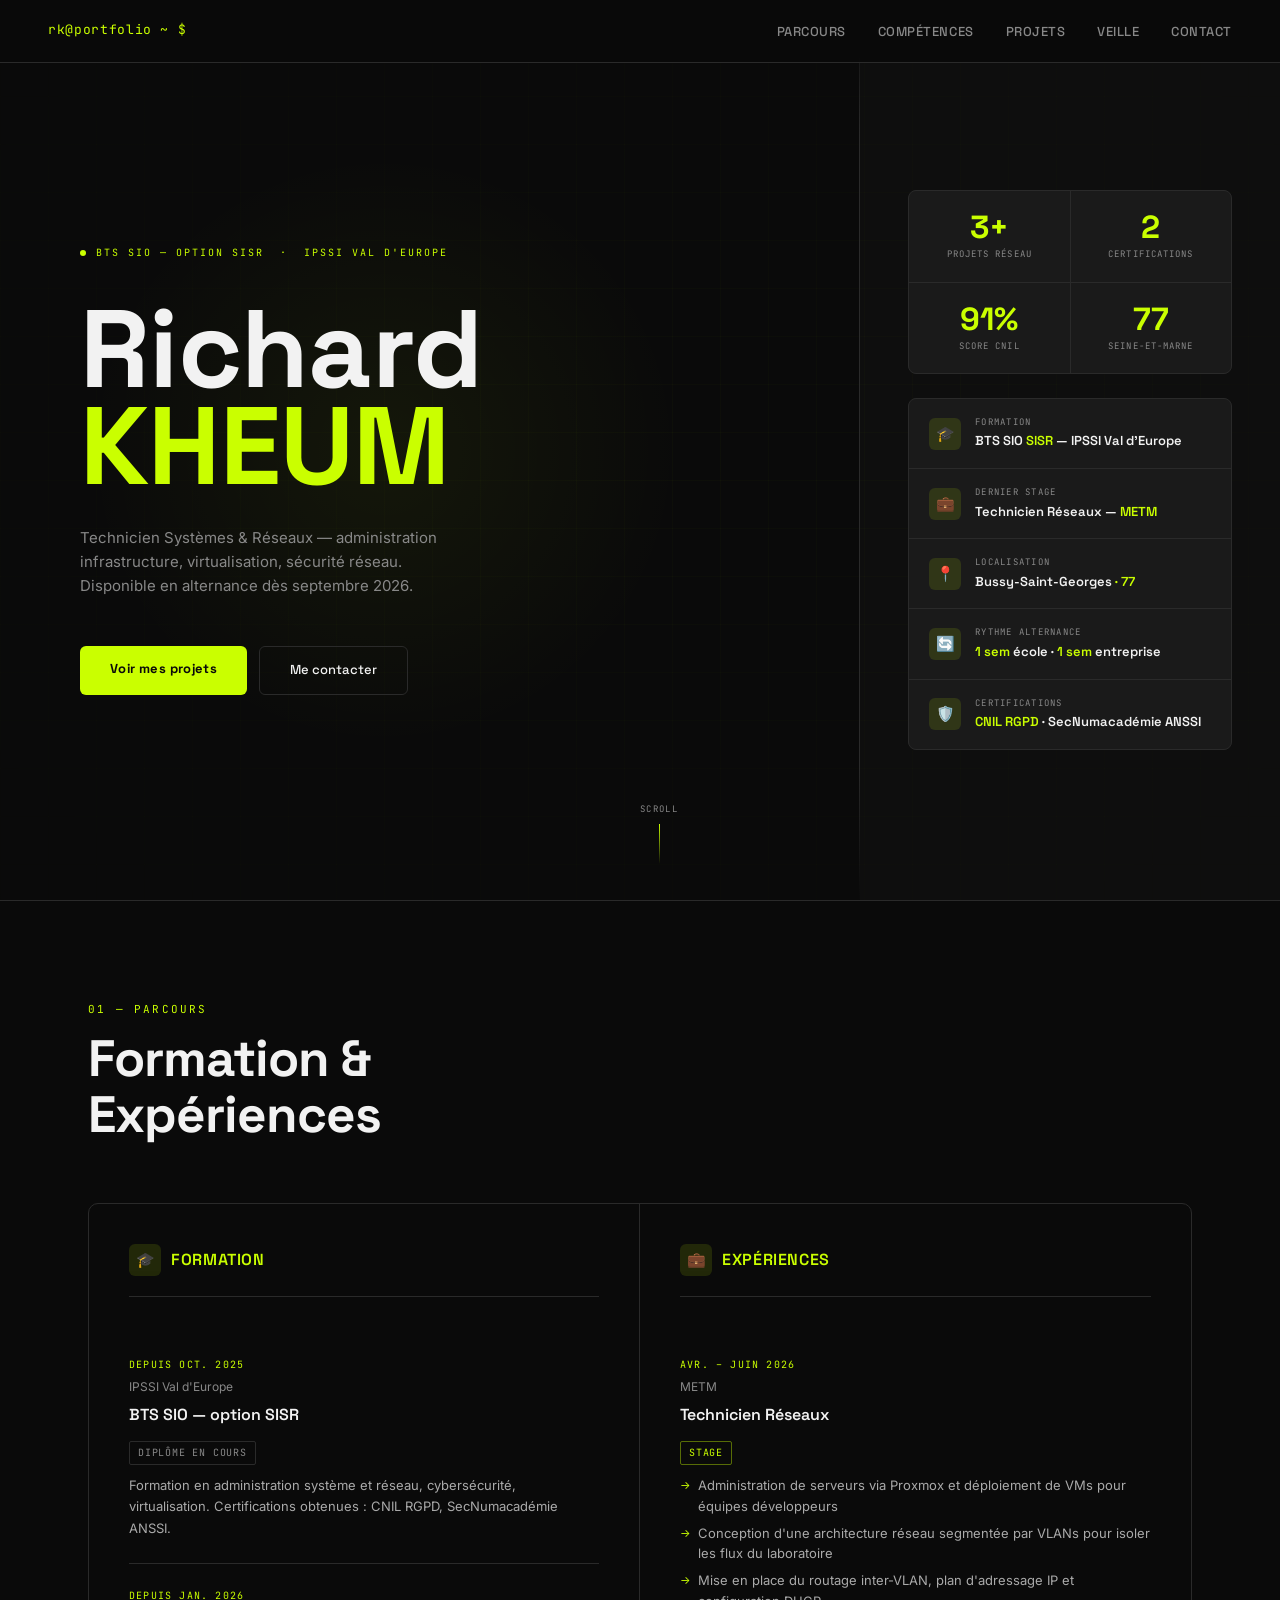
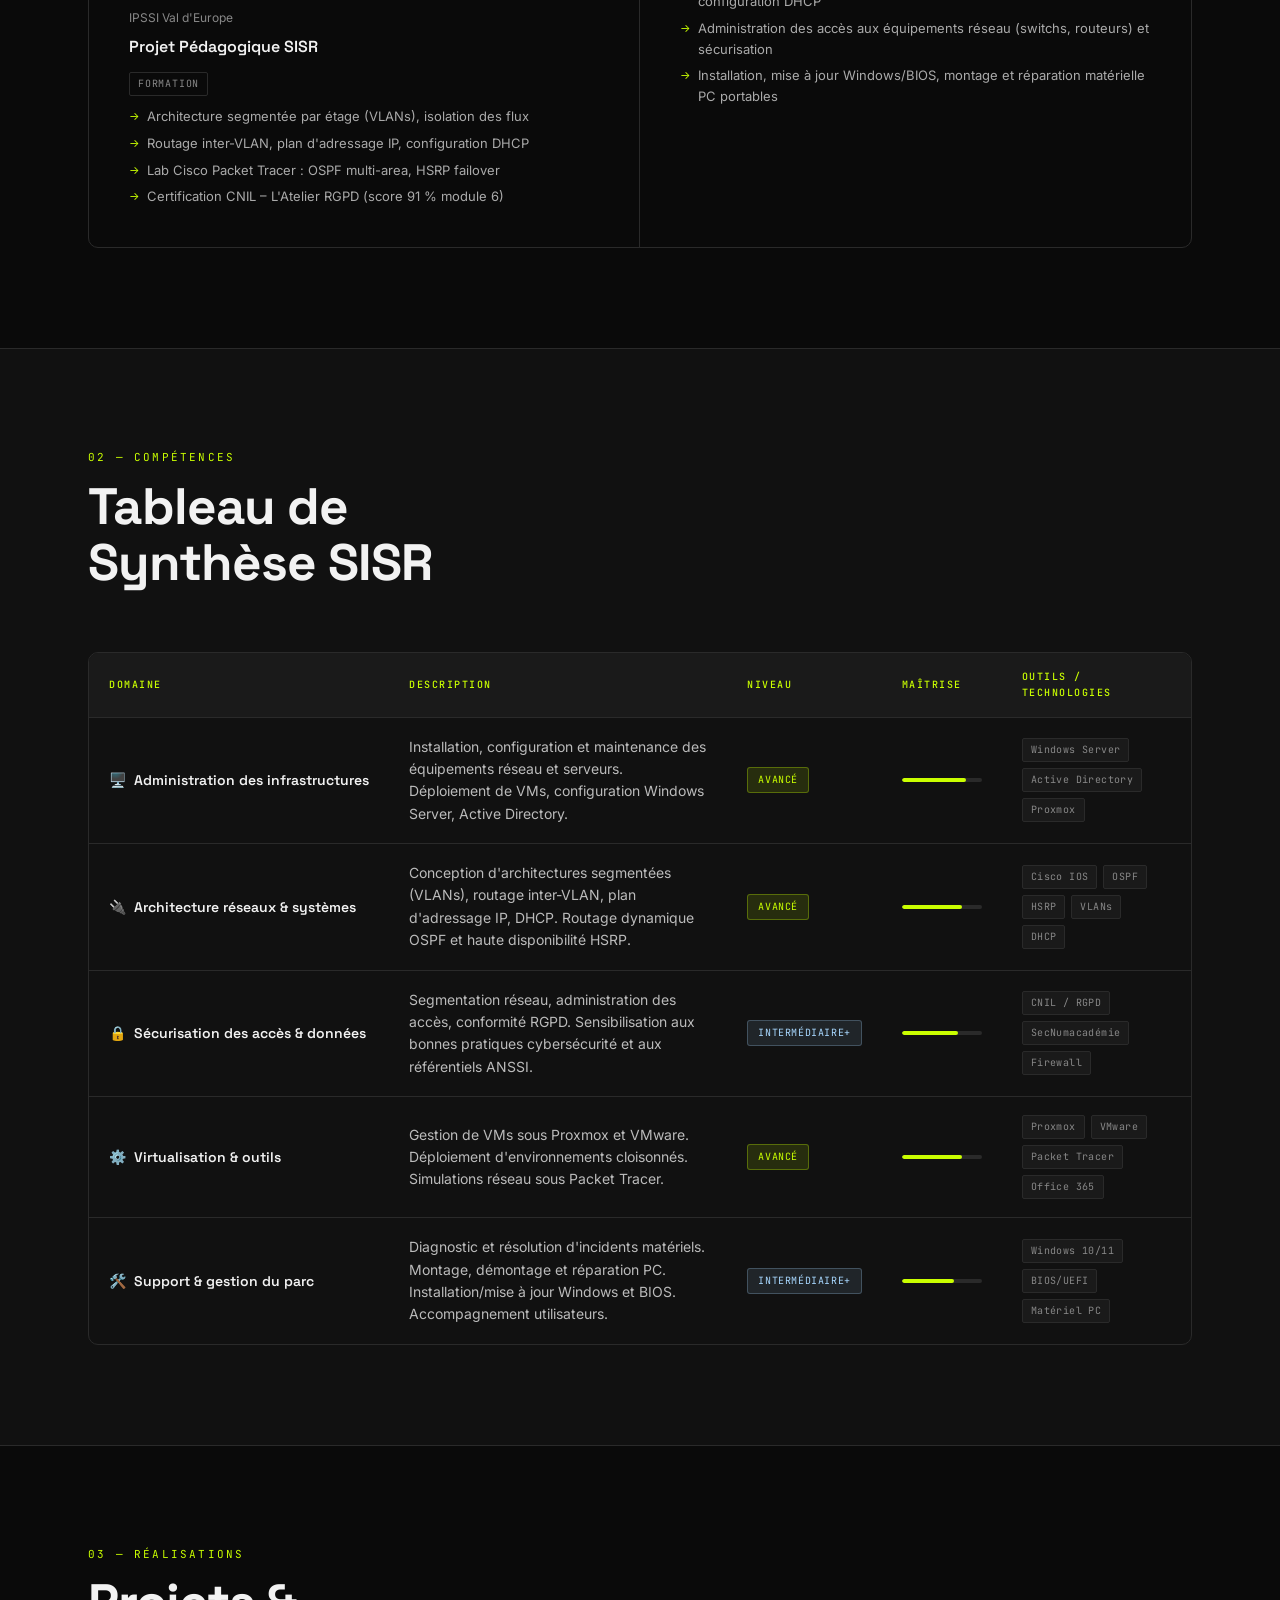
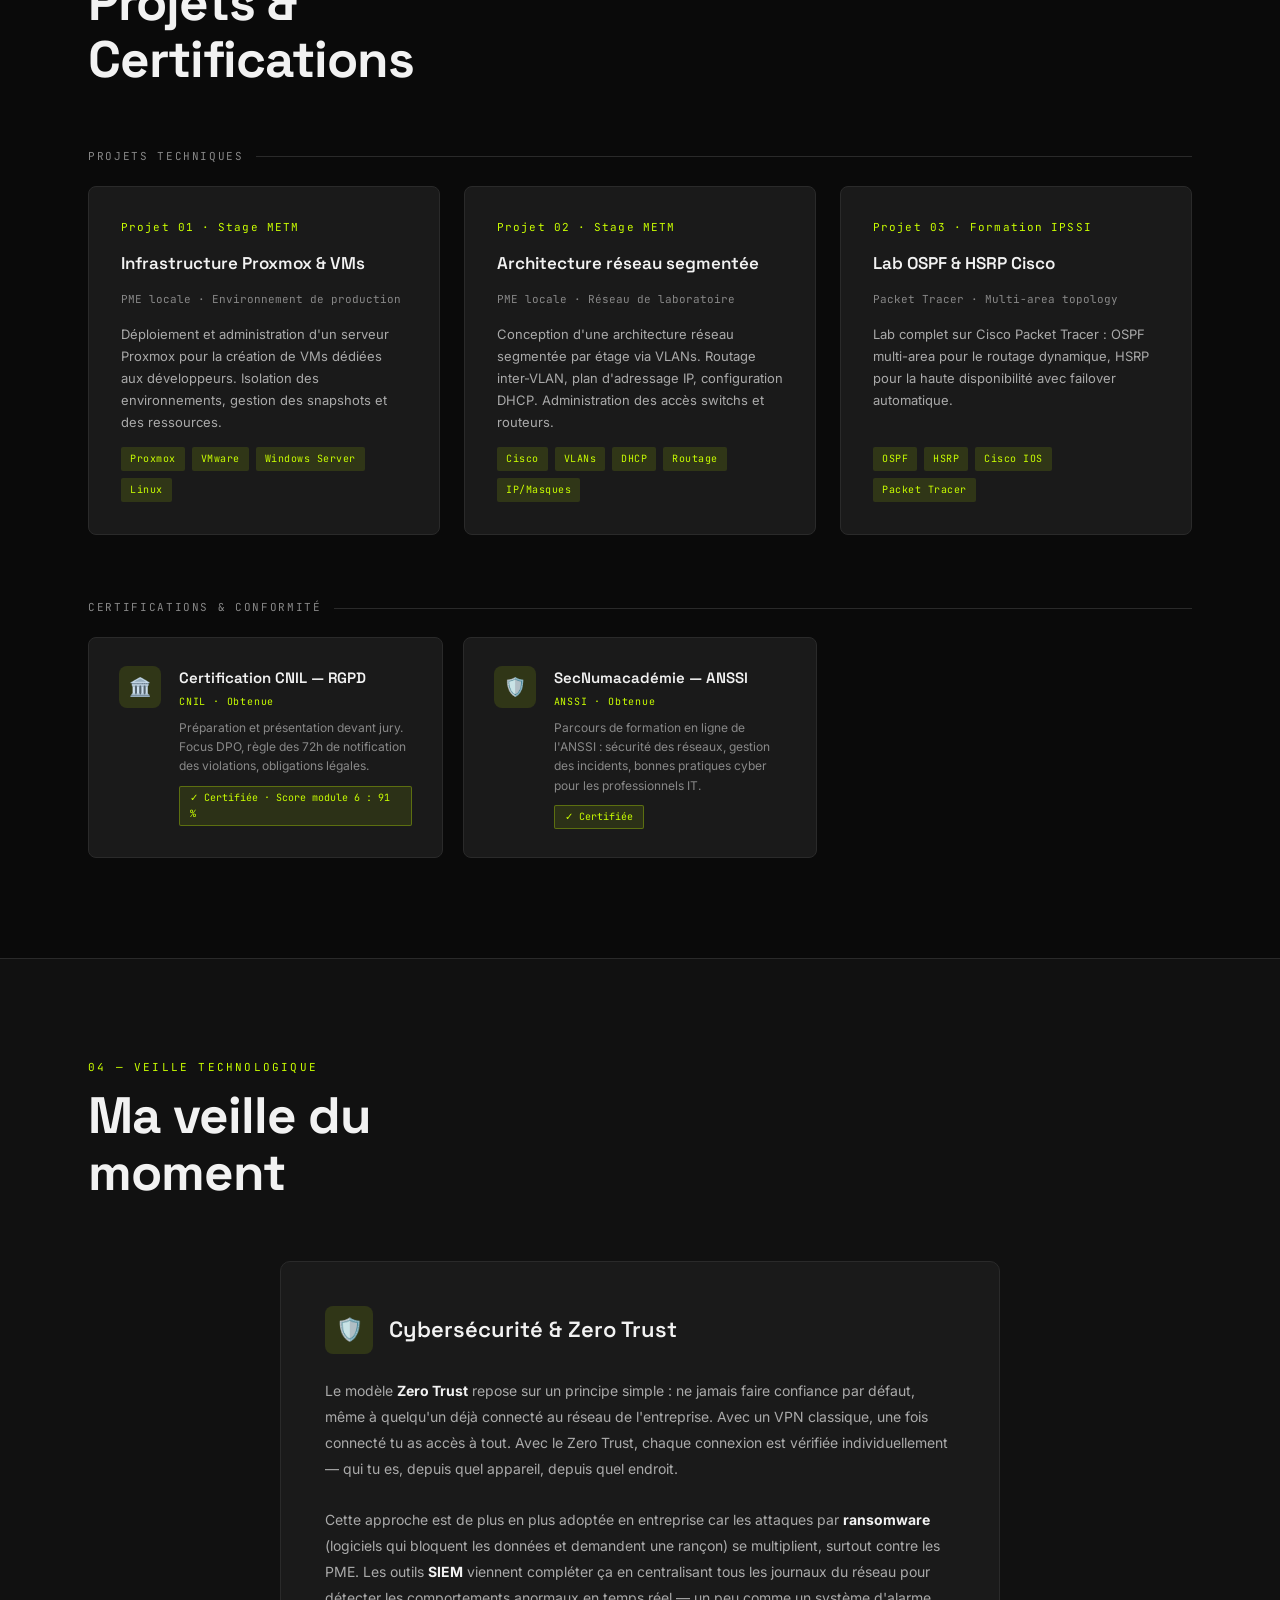
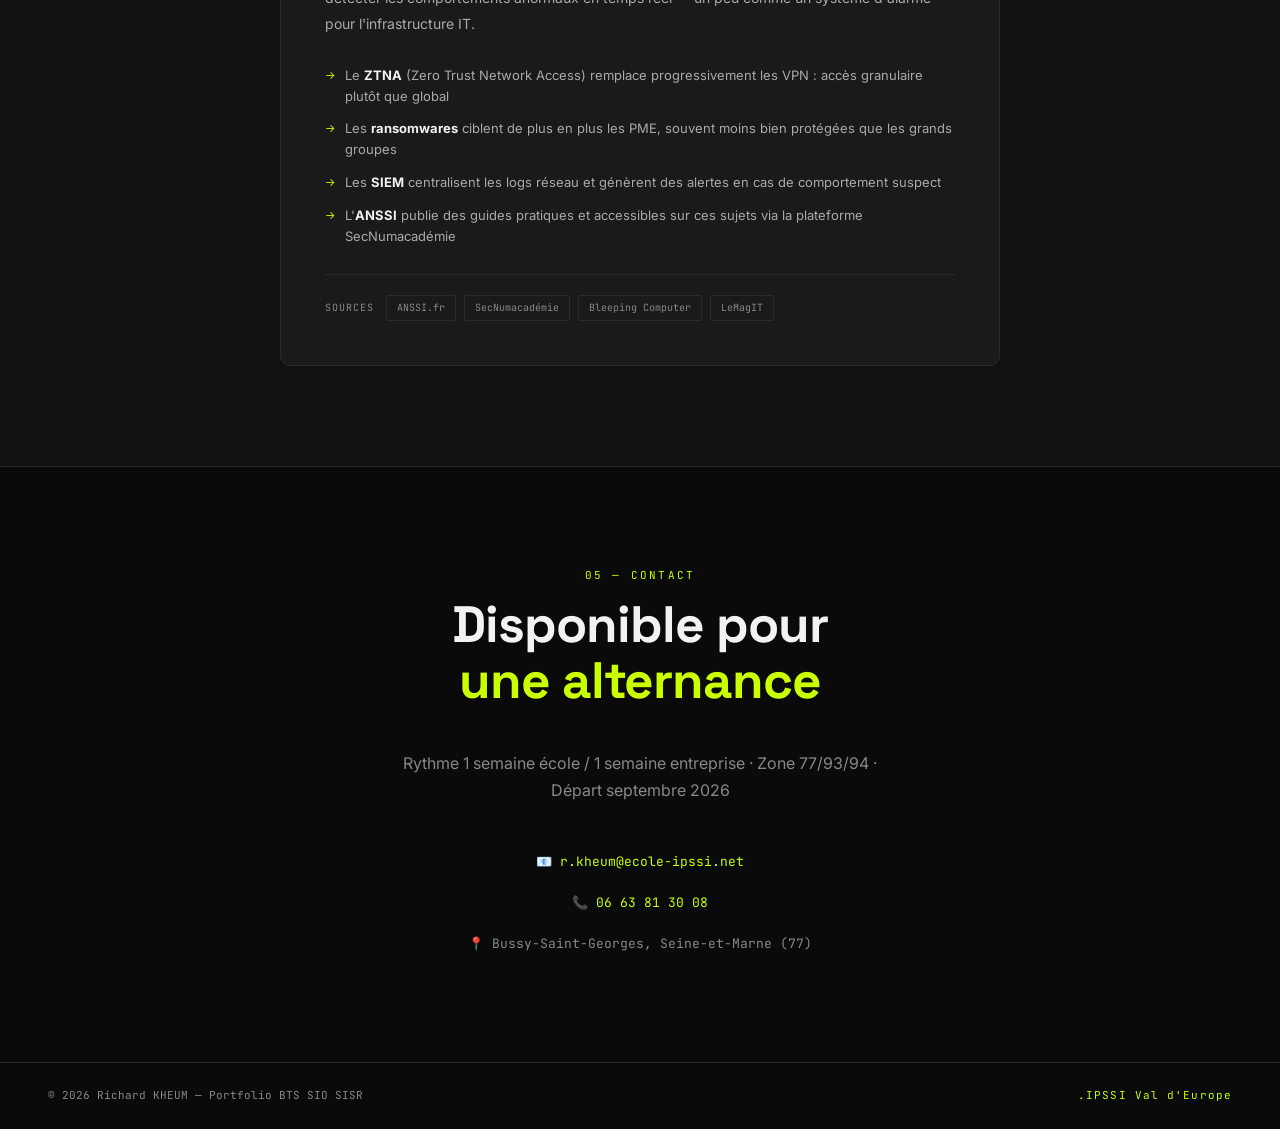
<file: portfolio-richard-kheum.html>
<!DOCTYPE html>
<html lang="fr">
<head>
<meta charset="UTF-8">
<meta name="viewport" content="width=device-width, initial-scale=1.0">
<title>Richard KHEUM — Technicien Systèmes & Réseaux</title>
<link href="https://fonts.googleapis.com/css2?family=Space+Grotesk:wght@300;400;500;600;700&family=Inter:wght@300;400;500&family=JetBrains+Mono:wght@400;500&display=swap" rel="stylesheet">
<style>
  :root {
    --black: #0A0A0A;
    --surface: #111111;
    --card: #1A1A1A;
    --border: #2A2A2A;
    --lime: #CAFF00;
    --lime-dim: rgba(202,255,0,0.12);
    --white: #F2F2F2;
    --muted: #888888;
    --font-display: 'Space Grotesk', sans-serif;
    --font-body: 'Inter', sans-serif;
    --font-mono: 'JetBrains Mono', monospace;
  }
  *, *::before, *::after { box-sizing: border-box; margin: 0; padding: 0; }
  html { scroll-behavior: smooth; }
  body { background: var(--black); color: var(--white); font-family: var(--font-body); font-size: 16px; line-height: 1.6; overflow-x: hidden; }

  nav { position: fixed; top: 0; left: 0; right: 0; z-index: 100; display: flex; align-items: center; justify-content: space-between; padding: 18px 48px; background: rgba(10,10,10,0.88); backdrop-filter: blur(14px); border-bottom: 1px solid var(--border); }
  .nav-logo { font-family: var(--font-mono); font-size: 13px; color: var(--lime); letter-spacing: 0.05em; }
  .nav-links { display: flex; gap: 32px; list-style: none; }
  .nav-links a { font-family: var(--font-display); font-size: 13px; font-weight: 500; color: var(--muted); text-decoration: none; letter-spacing: 0.04em; text-transform: uppercase; transition: color 0.2s; }
  .nav-links a:hover { color: var(--lime); }

  #hero { min-height: 100vh; display: grid; grid-template-columns: 1fr 420px; align-items: center; max-width: 100%; padding: 0; position: relative; overflow: hidden; }
  .hero-grid-bg { position: absolute; inset: 0; pointer-events: none; background-image: linear-gradient(rgba(202,255,0,0.022) 1px, transparent 1px), linear-gradient(90deg, rgba(202,255,0,0.022) 1px, transparent 1px); background-size: 48px 48px; -webkit-mask-image: radial-gradient(ellipse 80% 80% at 50% 50%, black 0%, transparent 100%); mask-image: radial-gradient(ellipse 80% 80% at 50% 50%, black 0%, transparent 100%); }
  .hero-halo { position: absolute; top: 50%; left: 30%; transform: translate(-50%, -50%); width: 700px; height: 700px; pointer-events: none; background: radial-gradient(ellipse at center, rgba(202,255,0,0.055) 0%, transparent 60%); }
  .hero-sep { position: absolute; top: 0; bottom: 0; right: 420px; width: 1px; pointer-events: none; background: linear-gradient(to bottom, transparent 0%, var(--border) 15%, var(--border) 85%, transparent 100%); animation: sepFadeIn 1s ease 0.5s both; }
  @keyframes sepFadeIn { from { opacity: 0; } to { opacity: 1; } }

  .hero-left { padding: 140px 64px 100px 80px; display: flex; flex-direction: column; justify-content: center; position: relative; z-index: 1; }
  .hero-role { display: inline-flex; align-items: center; gap: 10px; font-family: var(--font-mono); font-size: 10px; color: var(--lime); letter-spacing: 0.2em; text-transform: uppercase; margin-bottom: 40px; opacity: 0; animation: slideRight 0.6s ease 0.3s forwards; }
  .hero-role-dot { width: 6px; height: 6px; border-radius: 50%; background: var(--lime); animation: pulse 2s ease-in-out infinite; }
  @keyframes pulse { 0%, 100% { opacity: 1; transform: scale(1); } 50% { opacity: 0.4; transform: scale(0.7); } }
  .hero-name { font-family: var(--font-display); font-weight: 700; line-height: 0.88; letter-spacing: -0.04em; margin-bottom: 32px; }
  .hero-name-first { display: block; font-size: clamp(60px, 9vw, 110px); color: var(--white); opacity: 0; transform: translateX(-30px); animation: slideRight 0.7s cubic-bezier(0.22,1,0.36,1) 0.6s forwards; }
  .hero-name-last { display: block; font-size: clamp(60px, 9vw, 110px); color: var(--lime); opacity: 0; transform: translateX(-30px); animation: slideRight 0.7s cubic-bezier(0.22,1,0.36,1) 0.85s forwards; }
  @keyframes slideRight { to { opacity: 1; transform: translateX(0); } }
  .hero-tagline { font-family: var(--font-body); font-size: 15px; font-weight: 400; color: var(--muted); line-height: 1.6; max-width: 400px; margin-bottom: 48px; opacity: 0; animation: slideRight 0.6s ease 1.1s forwards; }
  .hero-btns { display: flex; gap: 12px; flex-wrap: wrap; opacity: 0; animation: slideRight 0.6s ease 1.3s forwards; }
  .btn-primary { display: inline-block; background: var(--lime); color: var(--black); font-family: var(--font-display); font-size: 13px; font-weight: 700; padding: 13px 30px; border-radius: 6px; text-decoration: none; letter-spacing: 0.03em; transition: opacity 0.2s, transform 0.2s; }
  .btn-primary:hover { opacity: 0.85; transform: translateY(-2px); }
  .btn-ghost { display: inline-block; border: 1px solid var(--border); color: var(--white); font-family: var(--font-display); font-size: 13px; font-weight: 500; padding: 13px 30px; border-radius: 6px; text-decoration: none; transition: border-color 0.2s, color 0.2s; }
  .btn-ghost:hover { border-color: var(--lime); color: var(--lime); }

  .hero-right { height: 100vh; display: flex; flex-direction: column; justify-content: center; padding: 140px 48px 100px 48px; gap: 0; position: relative; z-index: 1; background: rgba(255,255,255,0.015); }
  .hero-stats-row { display: grid; grid-template-columns: 1fr 1fr; gap: 1px; background: var(--border); border: 1px solid var(--border); border-radius: 8px; overflow: hidden; margin-bottom: 24px; opacity: 0; animation: fadeUp 0.6s ease 0.9s forwards; }
  .hstat { background: var(--card); padding: 20px 18px; text-align: center; }
  .hstat-num { font-family: var(--font-display); font-size: 32px; font-weight: 700; color: var(--lime); line-height: 1; margin-bottom: 4px; }
  .hstat-lbl { font-family: var(--font-mono); font-size: 9px; letter-spacing: 0.12em; text-transform: uppercase; color: var(--muted); }
  .hero-info-list { display: flex; flex-direction: column; gap: 1px; background: var(--border); border: 1px solid var(--border); border-radius: 8px; overflow: hidden; opacity: 0; animation: fadeUp 0.6s ease 1.1s forwards; }
  .hinfo-row { display: flex; align-items: center; gap: 14px; background: var(--card); padding: 16px 20px; transition: background 0.15s; }
  .hinfo-row:hover { background: rgba(202,255,0,0.04); }
  .hinfo-ico { width: 32px; height: 32px; min-width: 32px; background: var(--lime-dim); border-radius: 6px; display: flex; align-items: center; justify-content: center; font-size: 15px; }
  .hinfo-txt { flex: 1; }
  .hinfo-label { font-family: var(--font-mono); font-size: 9px; letter-spacing: 0.14em; text-transform: uppercase; color: var(--muted); margin-bottom: 2px; }
  .hinfo-val { font-family: var(--font-display); font-size: 13px; font-weight: 600; color: var(--white); }
  .hinfo-val em { font-style: normal; color: var(--lime); }
  .hero-scroll { position: absolute; bottom: 36px; left: 50%; transform: translateX(-50%); display: flex; flex-direction: column; align-items: center; gap: 8px; font-family: var(--font-mono); font-size: 9px; letter-spacing: 0.15em; text-transform: uppercase; color: var(--muted); opacity: 0; animation: fadeUp 0.6s ease 2s forwards; z-index: 2; }
  .hero-scroll-line { width: 1px; height: 40px; background: linear-gradient(to bottom, var(--lime), transparent); animation: scrollLine 1.5s ease-in-out infinite; }
  @keyframes scrollLine { 0%, 100% { transform: scaleY(1); opacity: 1; } 50% { transform: scaleY(0.5); opacity: 0.4; } }

  section { padding: 100px 48px; max-width: 1200px; margin: 0 auto; }
  .section-label { font-family: var(--font-mono); font-size: 11px; color: var(--lime); letter-spacing: 0.2em; text-transform: uppercase; margin-bottom: 12px; }
  h2 { font-family: var(--font-display); font-size: clamp(32px, 4vw, 52px); font-weight: 700; letter-spacing: -0.02em; margin-bottom: 60px; line-height: 1.1; }
  h3 { font-family: var(--font-display); font-size: 20px; font-weight: 600; margin-bottom: 8px; }
  .divider { width: 100%; height: 1px; background: var(--border); }

  .parcours-columns { display: grid; grid-template-columns: 1fr 1fr; gap: 0; border: 1px solid var(--border); border-radius: 10px; overflow: hidden; }
  .parcours-col { padding: 40px; }
  .parcours-col:first-child { border-right: 1px solid var(--border); }
  .parcours-col-header { display: flex; align-items: center; gap: 10px; margin-bottom: 36px; padding-bottom: 20px; border-bottom: 1px solid var(--border); }
  .parcours-col-icon { width: 32px; height: 32px; background: var(--lime-dim); border-radius: 6px; display: flex; align-items: center; justify-content: center; font-size: 15px; }
  .parcours-col-title { font-family: var(--font-display); font-size: 16px; font-weight: 600; color: var(--lime); letter-spacing: 0.04em; text-transform: uppercase; }
  .timeline-entry { padding: 24px 0; border-bottom: 1px solid var(--border); }
  .timeline-entry:last-child { border-bottom: none; padding-bottom: 0; }
  .entry-date { font-family: var(--font-mono); font-size: 10px; color: var(--lime); letter-spacing: 0.12em; text-transform: uppercase; margin-bottom: 4px; }
  .entry-org { font-size: 12px; color: var(--muted); margin-bottom: 6px; }
  .entry-title { font-family: var(--font-display); font-size: 16px; font-weight: 600; margin-bottom: 10px; }
  .entry-tag { display: inline-block; font-size: 10px; font-family: var(--font-mono); letter-spacing: 0.08em; padding: 3px 8px; border-radius: 2px; border: 1px solid var(--border); color: var(--muted); text-transform: uppercase; margin-bottom: 10px; }
  .entry-tag.stage { border-color: rgba(202,255,0,0.4); color: var(--lime); }
  .bullet-list { list-style: none; display: flex; flex-direction: column; gap: 6px; }
  .bullet-list li { font-size: 13px; color: #AAAAAA; padding-left: 18px; position: relative; line-height: 1.6; }
  .bullet-list li::before { content: '→'; position: absolute; left: 0; color: var(--lime); font-size: 11px; top: 2px; }
  .entry-desc { font-size: 13px; color: #AAAAAA; line-height: 1.65; }

  .skills-table-wrap { overflow-x: auto; border: 1px solid var(--border); border-radius: 10px; }
  table.skills-table { width: 100%; border-collapse: collapse; font-size: 14px; }
  .skills-table thead tr { background: var(--card); border-bottom: 1px solid var(--border); }
  .skills-table th { font-family: var(--font-mono); font-size: 10px; letter-spacing: 0.15em; text-transform: uppercase; color: var(--lime); padding: 16px 20px; text-align: left; font-weight: 500; }
  .skills-table th:first-child { width: 220px; }
  .skills-table tbody tr { border-bottom: 1px solid var(--border); transition: background 0.15s; }
  .skills-table tbody tr:last-child { border-bottom: none; }
  .skills-table tbody tr:hover { background: rgba(202,255,0,0.03); }
  .skills-table td { padding: 18px 20px; vertical-align: middle; color: #BBBBBB; }
  .skills-table td:first-child { font-family: var(--font-display); font-weight: 600; font-size: 14px; color: var(--white); white-space: nowrap; }
  .cat-icon { margin-right: 8px; }
  .level-badge { display: inline-block; font-family: var(--font-mono); font-size: 10px; letter-spacing: 0.06em; padding: 4px 10px; border-radius: 3px; text-transform: uppercase; white-space: nowrap; }
  .level-avance { background: rgba(202,255,0,0.12); color: var(--lime); border: 1px solid rgba(202,255,0,0.3); }
  .level-inter { background: rgba(168,216,255,0.1); color: #A8D8FF; border: 1px solid rgba(168,216,255,0.25); }
  .bar-cell { min-width: 120px; }
  .mini-bar { height: 4px; background: var(--border); border-radius: 2px; overflow: hidden; }
  .mini-bar-fill { height: 100%; background: var(--lime); border-radius: 2px; width: 0; transition: width 1.2s cubic-bezier(0.4,0,0.2,1); }
  .tools-list { display: flex; flex-wrap: wrap; gap: 6px; }
  .tool-chip { font-family: var(--font-mono); font-size: 10px; padding: 3px 8px; background: var(--card); border: 1px solid var(--border); border-radius: 2px; color: var(--muted); letter-spacing: 0.04em; }

  .projects-grid { display: grid; grid-template-columns: repeat(auto-fill, minmax(340px, 1fr)); gap: 24px; }
  .project-card { background: var(--card); border: 1px solid var(--border); border-radius: 8px; padding: 32px; display: flex; flex-direction: column; gap: 14px; transition: border-color 0.2s, transform 0.2s; }
  .project-card:hover { border-color: rgba(202,255,0,0.4); transform: translateY(-3px); }
  .project-number { font-family: var(--font-mono); font-size: 11px; color: var(--lime); letter-spacing: 0.1em; }
  .project-card h3 { font-size: 17px; margin: 0; }
  .project-context { font-size: 11px; color: var(--muted); font-family: var(--font-mono); }
  .project-desc { font-size: 13px; color: #AAAAAA; line-height: 1.7; flex: 1; }
  .project-tech { display: flex; flex-wrap: wrap; gap: 7px; }
  .tech-tag { font-family: var(--font-mono); font-size: 10px; padding: 4px 9px; background: var(--lime-dim); color: var(--lime); border-radius: 2px; letter-spacing: 0.05em; }

  .cert-grid { display: grid; grid-template-columns: repeat(auto-fill, minmax(340px, 1fr)); gap: 20px; }
  .cert-card { background: var(--card); border: 1px solid var(--border); border-radius: 8px; padding: 28px 30px; display: flex; gap: 18px; align-items: flex-start; transition: border-color 0.2s; }
  .cert-card:hover { border-color: rgba(202,255,0,0.3); }
  .cert-icon { width: 42px; height: 42px; min-width: 42px; background: var(--lime-dim); border-radius: 8px; display: flex; align-items: center; justify-content: center; font-size: 18px; }
  .cert-body { flex: 1; }
  .cert-body h4 { font-family: var(--font-display); font-size: 15px; font-weight: 600; margin-bottom: 4px; }
  .cert-issuer { font-family: var(--font-mono); font-size: 10px; color: var(--lime); letter-spacing: 0.08em; margin-bottom: 8px; }
  .cert-desc { font-size: 12px; color: var(--muted); line-height: 1.6; }
  .cert-score { margin-top: 10px; display: inline-block; font-family: var(--font-mono); font-size: 10px; padding: 3px 10px; background: rgba(202,255,0,0.1); border: 1px solid rgba(202,255,0,0.3); border-radius: 2px; color: var(--lime); }

  .sub-label { font-family: var(--font-mono); font-size: 11px; color: var(--muted); letter-spacing: 0.15em; text-transform: uppercase; margin-bottom: 20px; display: flex; align-items: center; gap: 12px; }
  .sub-label::after { content: ''; flex: 1; height: 1px; background: var(--border); }

  /* VEILLE — 1 carte unique */
  .veille-single { max-width: 720px; margin: 0 auto; background: var(--card); border: 1px solid var(--border); border-radius: 10px; padding: 44px; }
  .veille-single-header { display: flex; align-items: center; gap: 16px; margin-bottom: 24px; }
  .veille-single-icon { width: 48px; height: 48px; min-width: 48px; background: var(--lime-dim); border-radius: 8px; display: flex; align-items: center; justify-content: center; font-size: 22px; }
  .veille-single-title { font-family: var(--font-display); font-size: 22px; font-weight: 600; color: var(--white); }
  .veille-single-body { font-size: 14px; color: #AAAAAA; line-height: 1.85; margin-bottom: 28px; }
  .veille-points { list-style: none; display: flex; flex-direction: column; gap: 12px; margin-bottom: 28px; }
  .veille-points li { font-size: 13px; color: #AAAAAA; padding-left: 20px; position: relative; line-height: 1.6; }
  .veille-points li::before { content: '→'; position: absolute; left: 0; color: var(--lime); font-size: 11px; top: 2px; }
  .veille-sources-row { display: flex; flex-wrap: wrap; gap: 8px; align-items: center; padding-top: 20px; border-top: 1px solid var(--border); }
  .veille-sources-label { font-family: var(--font-mono); font-size: 10px; color: var(--muted); letter-spacing: 0.1em; text-transform: uppercase; margin-right: 4px; }
  .source-tag { font-family: var(--font-mono); font-size: 10px; padding: 4px 10px; border: 1px solid var(--border); border-radius: 2px; color: var(--muted); }

  .contact-line { font-family: var(--font-mono); font-size: 13px; color: var(--muted); margin-bottom: 8px; }
  .contact-line a { color: var(--lime); text-decoration: none; }
  footer { border-top: 1px solid var(--border); padding: 24px 48px; display: flex; justify-content: space-between; align-items: center; }
  footer p { font-family: var(--font-mono); font-size: 11px; color: var(--muted); }
  .ipssi-badge { font-family: var(--font-mono); font-size: 11px; color: var(--lime); letter-spacing: 0.1em; }

  @keyframes fadeUp { from { opacity: 0; transform: translateY(20px); } to { opacity: 1; transform: translateY(0); } }

  @media (max-width: 960px) {
    #hero { grid-template-columns: 1fr; min-height: auto; }
    .hero-sep { display: none; }
    .hero-left { padding: 120px 32px 40px; }
    .hero-right { height: auto; padding: 32px 32px 80px; background: none; border-top: 1px solid var(--border); }
    .parcours-columns { grid-template-columns: 1fr; }
    .parcours-col:first-child { border-right: none; border-bottom: 1px solid var(--border); }
    .hero-scroll { display: none; }
  }
  @media (max-width: 768px) {
    nav { padding: 16px 24px; }
    .nav-links { display: none; }
    section { padding: 72px 24px; }
    footer { padding: 20px 24px; flex-direction: column; gap: 8px; text-align: center; }
  }
  @media (prefers-reduced-motion: reduce) {
    * { animation: none !important; transition: none !important; }
    .mini-bar-fill { width: var(--target-width) !important; }
  }
</style>
</head>
<body>

<nav>
  <div class="nav-logo">rk@portfolio ~ $</div>
  <ul class="nav-links">
    <li><a href="#parcours">Parcours</a></li>
    <li><a href="#competences">Compétences</a></li>
    <li><a href="#projets">Projets</a></li>
    <li><a href="#veille">Veille</a></li>
    <li><a href="#contact">Contact</a></li>
  </ul>
</nav>

<section id="hero">
  <div class="hero-grid-bg"></div>
  <div class="hero-halo"></div>
  <div class="hero-sep"></div>
  <div class="hero-left">
    <div class="hero-role"><span class="hero-role-dot"></span>BTS SIO — Option SISR &nbsp;·&nbsp; IPSSI Val d'Europe</div>
    <div class="hero-name">
      <span class="hero-name-first">Richard</span>
      <span class="hero-name-last">KHEUM</span>
    </div>
    <p class="hero-tagline">Technicien Systèmes &amp; Réseaux — administration infrastructure, virtualisation, sécurité réseau.<br>Disponible en alternance dès septembre 2026.</p>
    <div class="hero-btns">
      <a href="#projets" class="btn-primary">Voir mes projets</a>
      <a href="#contact" class="btn-ghost">Me contacter</a>
    </div>
  </div>
  <div class="hero-right">
    <div class="hero-stats-row">
      <div class="hstat"><div class="hstat-num">3+</div><div class="hstat-lbl">Projets réseau</div></div>
      <div class="hstat"><div class="hstat-num">2</div><div class="hstat-lbl">Certifications</div></div>
      <div class="hstat"><div class="hstat-num">91%</div><div class="hstat-lbl">Score CNIL</div></div>
      <div class="hstat"><div class="hstat-num">77</div><div class="hstat-lbl">Seine-et-Marne</div></div>
    </div>
    <div class="hero-info-list">
      <div class="hinfo-row"><div class="hinfo-ico">🎓</div><div class="hinfo-txt"><div class="hinfo-label">Formation</div><div class="hinfo-val">BTS SIO <em>SISR</em> — IPSSI Val d'Europe</div></div></div>
      <div class="hinfo-row"><div class="hinfo-ico">💼</div><div class="hinfo-txt"><div class="hinfo-label">Dernier stage</div><div class="hinfo-val">Technicien Réseaux — <em>METM</em></div></div></div>
      <div class="hinfo-row"><div class="hinfo-ico">📍</div><div class="hinfo-txt"><div class="hinfo-label">Localisation</div><div class="hinfo-val">Bussy-Saint-Georges <em>· 77</em></div></div></div>
      <div class="hinfo-row"><div class="hinfo-ico">🔄</div><div class="hinfo-txt"><div class="hinfo-label">Rythme alternance</div><div class="hinfo-val"><em>1 sem</em> école · <em>1 sem</em> entreprise</div></div></div>
      <div class="hinfo-row"><div class="hinfo-ico">🛡️</div><div class="hinfo-txt"><div class="hinfo-label">Certifications</div><div class="hinfo-val"><em>CNIL RGPD</em> · SecNumacadémie ANSSI</div></div></div>
    </div>
  </div>
  <div class="hero-scroll"><span>Scroll</span><div class="hero-scroll-line"></div></div>
</section>

<div class="divider"></div>

<!-- PARCOURS — Bagagiste et DCG supprimés -->
<section id="parcours">
  <div class="section-label">01 — Parcours</div>
  <h2>Formation &<br>Expériences</h2>
  <div class="parcours-columns">
    <div class="parcours-col">
      <div class="parcours-col-header"><div class="parcours-col-icon">🎓</div><div class="parcours-col-title">Formation</div></div>
      <div class="timeline-entry">
        <div class="entry-date">Depuis oct. 2025</div>
        <div class="entry-org">IPSSI Val d'Europe</div>
        <div class="entry-title">BTS SIO — option SISR</div>
        <span class="entry-tag">Diplôme en cours</span>
        <p class="entry-desc">Formation en administration système et réseau, cybersécurité, virtualisation. Certifications obtenues : CNIL RGPD, SecNumacadémie ANSSI.</p>
      </div>
      <div class="timeline-entry">
        <div class="entry-date">Depuis jan. 2026</div>
        <div class="entry-org">IPSSI Val d'Europe</div>
        <div class="entry-title">Projet Pédagogique SISR</div>
        <span class="entry-tag">Formation</span>
        <ul class="bullet-list">
          <li>Architecture segmentée par étage (VLANs), isolation des flux</li>
          <li>Routage inter-VLAN, plan d'adressage IP, configuration DHCP</li>
          <li>Lab Cisco Packet Tracer : OSPF multi-area, HSRP failover</li>
          <li>Certification CNIL – L'Atelier RGPD (score 91 % module 6)</li>
        </ul>
      </div>
    </div>
    <div class="parcours-col">
      <div class="parcours-col-header"><div class="parcours-col-icon">💼</div><div class="parcours-col-title">Expériences</div></div>
      <div class="timeline-entry">
        <div class="entry-date">Avr. – Juin 2026</div>
        <div class="entry-org">METM</div>
        <div class="entry-title">Technicien Réseaux</div>
        <span class="entry-tag stage">Stage</span>
        <ul class="bullet-list">
          <li>Administration de serveurs via Proxmox et déploiement de VMs pour équipes développeurs</li>
          <li>Conception d'une architecture réseau segmentée par VLANs pour isoler les flux du laboratoire</li>
          <li>Mise en place du routage inter-VLAN, plan d'adressage IP et configuration DHCP</li>
          <li>Administration des accès aux équipements réseau (switchs, routeurs) et sécurisation</li>
          <li>Installation, mise à jour Windows/BIOS, montage et réparation matérielle PC portables</li>
        </ul>
      </div>
    </div>
  </div>
</section>

<div class="divider"></div>

<section id="competences" style="max-width:100%; padding:100px 0; background:var(--surface);">
  <div style="max-width:1200px; margin:0 auto; padding:0 48px;">
    <div class="section-label">02 — Compétences</div>
    <h2>Tableau de<br>Synthèse SISR</h2>
    <div class="skills-table-wrap">
      <table class="skills-table">
        <thead>
          <tr><th>Domaine</th><th>Description</th><th>Niveau</th><th>Maîtrise</th><th>Outils / Technologies</th></tr>
        </thead>
        <tbody>
          <tr>
            <td><span class="cat-icon">🖥️</span>Administration des infrastructures</td>
            <td>Installation, configuration et maintenance des équipements réseau et serveurs. Déploiement de VMs, configuration Windows Server, Active Directory.</td>
            <td><span class="level-badge level-avance">Avancé</span></td>
            <td class="bar-cell"><div class="mini-bar"><div class="mini-bar-fill" style="--target-width:80%"></div></div></td>
            <td><div class="tools-list"><span class="tool-chip">Windows Server</span><span class="tool-chip">Active Directory</span><span class="tool-chip">Proxmox</span></div></td>
          </tr>
          <tr>
            <td><span class="cat-icon">🔌</span>Architecture réseaux &amp; systèmes</td>
            <td>Conception d'architectures segmentées (VLANs), routage inter-VLAN, plan d'adressage IP, DHCP. Routage dynamique OSPF et haute disponibilité HSRP.</td>
            <td><span class="level-badge level-avance">Avancé</span></td>
            <td class="bar-cell"><div class="mini-bar"><div class="mini-bar-fill" style="--target-width:75%"></div></div></td>
            <td><div class="tools-list"><span class="tool-chip">Cisco IOS</span><span class="tool-chip">OSPF</span><span class="tool-chip">HSRP</span><span class="tool-chip">VLANs</span><span class="tool-chip">DHCP</span></div></td>
          </tr>
          <tr>
            <td><span class="cat-icon">🔒</span>Sécurisation des accès &amp; données</td>
            <td>Segmentation réseau, administration des accès, conformité RGPD. Sensibilisation aux bonnes pratiques cybersécurité et aux référentiels ANSSI.</td>
            <td><span class="level-badge level-inter">Intermédiaire+</span></td>
            <td class="bar-cell"><div class="mini-bar"><div class="mini-bar-fill" style="--target-width:70%"></div></div></td>
            <td><div class="tools-list"><span class="tool-chip">CNIL / RGPD</span><span class="tool-chip">SecNumacadémie</span><span class="tool-chip">Firewall</span></div></td>
          </tr>
          <tr>
            <td><span class="cat-icon">⚙️</span>Virtualisation &amp; outils</td>
            <td>Gestion de VMs sous Proxmox et VMware. Déploiement d'environnements cloisonnés. Simulations réseau sous Packet Tracer.</td>
            <td><span class="level-badge level-avance">Avancé</span></td>
            <td class="bar-cell"><div class="mini-bar"><div class="mini-bar-fill" style="--target-width:75%"></div></div></td>
            <td><div class="tools-list"><span class="tool-chip">Proxmox</span><span class="tool-chip">VMware</span><span class="tool-chip">Packet Tracer</span><span class="tool-chip">Office 365</span></div></td>
          </tr>
          <tr>
            <td><span class="cat-icon">🛠️</span>Support &amp; gestion du parc</td>
            <td>Diagnostic et résolution d'incidents matériels. Montage, démontage et réparation PC. Installation/mise à jour Windows et BIOS. Accompagnement utilisateurs.</td>
            <td><span class="level-badge level-inter">Intermédiaire+</span></td>
            <td class="bar-cell"><div class="mini-bar"><div class="mini-bar-fill" style="--target-width:65%"></div></div></td>
            <td><div class="tools-list"><span class="tool-chip">Windows 10/11</span><span class="tool-chip">BIOS/UEFI</span><span class="tool-chip">Matériel PC</span></div></td>
          </tr>
        </tbody>
      </table>
    </div>
  </div>
</section>

<div class="divider"></div>

<section id="projets">
  <div class="section-label">03 — Réalisations</div>
  <h2>Projets &<br>Certifications</h2>
  <div class="sub-label">Projets techniques</div>
  <div class="projects-grid" style="margin-bottom:64px;">
    <div class="project-card">
      <div class="project-number">Projet 01 · Stage METM</div>
      <h3>Infrastructure Proxmox &amp; VMs</h3>
      <div class="project-context">PME locale · Environnement de production</div>
      <p class="project-desc">Déploiement et administration d'un serveur Proxmox pour la création de VMs dédiées aux développeurs. Isolation des environnements, gestion des snapshots et des ressources.</p>
      <div class="project-tech"><span class="tech-tag">Proxmox</span><span class="tech-tag">VMware</span><span class="tech-tag">Windows Server</span><span class="tech-tag">Linux</span></div>
    </div>
    <div class="project-card">
      <div class="project-number">Projet 02 · Stage METM</div>
      <h3>Architecture réseau segmentée</h3>
      <div class="project-context">PME locale · Réseau de laboratoire</div>
      <p class="project-desc">Conception d'une architecture réseau segmentée par étage via VLANs. Routage inter-VLAN, plan d'adressage IP, configuration DHCP. Administration des accès switchs et routeurs.</p>
      <div class="project-tech"><span class="tech-tag">Cisco</span><span class="tech-tag">VLANs</span><span class="tech-tag">DHCP</span><span class="tech-tag">Routage</span><span class="tech-tag">IP/Masques</span></div>
    </div>
    <div class="project-card">
      <div class="project-number">Projet 03 · Formation IPSSI</div>
      <h3>Lab OSPF &amp; HSRP Cisco</h3>
      <div class="project-context">Packet Tracer · Multi-area topology</div>
      <p class="project-desc">Lab complet sur Cisco Packet Tracer : OSPF multi-area pour le routage dynamique, HSRP pour la haute disponibilité avec failover automatique.</p>
      <div class="project-tech"><span class="tech-tag">OSPF</span><span class="tech-tag">HSRP</span><span class="tech-tag">Cisco IOS</span><span class="tech-tag">Packet Tracer</span></div>
    </div>
  </div>
  <div class="sub-label">Certifications &amp; conformité</div>
  <div class="cert-grid">
    <div class="cert-card">
      <div class="cert-icon">🏛️</div>
      <div class="cert-body">
        <h4>Certification CNIL — RGPD</h4>
        <div class="cert-issuer">CNIL · Obtenue</div>
        <p class="cert-desc">Préparation et présentation devant jury. Focus DPO, règle des 72h de notification des violations, obligations légales.</p>
        <span class="cert-score">✓ Certifiée · Score module 6 : 91 %</span>
      </div>
    </div>
    <div class="cert-card">
      <div class="cert-icon">🛡️</div>
      <div class="cert-body">
        <h4>SecNumacadémie — ANSSI</h4>
        <div class="cert-issuer">ANSSI · Obtenue</div>
        <p class="cert-desc">Parcours de formation en ligne de l'ANSSI : sécurité des réseaux, gestion des incidents, bonnes pratiques cyber pour les professionnels IT.</p>
        <span class="cert-score">✓ Certifiée</span>
      </div>
    </div>
  </div>
</section>

<div class="divider"></div>

<!-- VEILLE — 1 seul sujet, développé et facile à expliquer -->
<section id="veille" style="background: var(--surface); max-width:100%; padding:100px 0;">
  <div style="max-width:1200px; margin:0 auto; padding:0 48px;">
    <div class="section-label">04 — Veille Technologique</div>
    <h2>Ma veille du<br>moment</h2>
    <div class="veille-single">
      <div class="veille-single-header">
        <div class="veille-single-icon">🛡️</div>
        <div class="veille-single-title">Cybersécurité &amp; Zero Trust</div>
      </div>
      <p class="veille-single-body">
        Le modèle <strong style="color:var(--white)">Zero Trust</strong> repose sur un principe simple : ne jamais faire confiance par défaut, même à quelqu'un déjà connecté au réseau de l'entreprise. Avec un VPN classique, une fois connecté tu as accès à tout. Avec le Zero Trust, chaque connexion est vérifiée individuellement — qui tu es, depuis quel appareil, depuis quel endroit.
        <br><br>
        Cette approche est de plus en plus adoptée en entreprise car les attaques par <strong style="color:var(--white)">ransomware</strong> (logiciels qui bloquent les données et demandent une rançon) se multiplient, surtout contre les PME. Les outils <strong style="color:var(--white)">SIEM</strong> viennent compléter ça en centralisant tous les journaux du réseau pour détecter les comportements anormaux en temps réel — un peu comme un système d'alarme pour l'infrastructure IT.
      </p>
      <ul class="veille-points">
        <li>Le <strong style="color:var(--white)">ZTNA</strong> (Zero Trust Network Access) remplace progressivement les VPN : accès granulaire plutôt que global</li>
        <li>Les <strong style="color:var(--white)">ransomwares</strong> ciblent de plus en plus les PME, souvent moins bien protégées que les grands groupes</li>
        <li>Les <strong style="color:var(--white)">SIEM</strong> centralisent les logs réseau et génèrent des alertes en cas de comportement suspect</li>
        <li>L'<strong style="color:var(--white)">ANSSI</strong> publie des guides pratiques et accessibles sur ces sujets via la plateforme SecNumacadémie</li>
      </ul>
      <div class="veille-sources-row">
        <span class="veille-sources-label">Sources</span>
        <span class="source-tag">ANSSI.fr</span>
        <span class="source-tag">SecNumacadémie</span>
        <span class="source-tag">Bleeping Computer</span>
        <span class="source-tag">LeMagIT</span>
      </div>
    </div>
  </div>
</section>

<div class="divider"></div>

<section id="contact" style="max-width:1200px; margin:0 auto; padding:100px 48px; text-align:center;">
  <div class="section-label" style="text-align:center;">05 — Contact</div>
  <h2 style="margin-bottom:40px;">Disponible pour<br><span style="color:var(--lime);">une alternance</span></h2>
  <p style="color:var(--muted); font-size:16px; max-width:480px; margin:0 auto 48px; line-height:1.7;">Rythme 1 semaine école / 1 semaine entreprise · Zone 77/93/94 · Départ septembre 2026</p>
  <div style="display:flex; flex-direction:column; gap:12px; align-items:center;">
    <div class="contact-line">📧 <a href="mailto:r.kheum@ecole-ipssi.net">r.kheum@ecole-ipssi.net</a></div>
    <div class="contact-line">📞 <a href="tel:+33663813008">06 63 81 30 08</a></div>
    <div class="contact-line">📍 Bussy-Saint-Georges, Seine-et-Marne (77)</div>
  </div>
</section>

<footer>
  <p>© 2026 Richard KHEUM — Portfolio BTS SIO SISR</p>
  <div class="ipssi-badge">.IPSSI Val d'Europe</div>
</footer>

<script>
  const bars = document.querySelectorAll('.mini-bar-fill');
  const barObs = new IntersectionObserver((entries) => {
    entries.forEach(entry => {
      if (entry.isIntersecting) {
        setTimeout(() => { entry.target.style.width = entry.target.style.getPropertyValue('--target-width'); }, 120);
        barObs.unobserve(entry.target);
      }
    });
  }, { threshold: 0.3 });
  bars.forEach(b => barObs.observe(b));

  const fadeEls = document.querySelectorAll('.project-card, .cert-card, .timeline-entry, .parcours-col, .veille-single');
  const fadeObs = new IntersectionObserver((entries) => {
    entries.forEach((entry, i) => {
      if (entry.isIntersecting) {
        entry.target.style.opacity = '0';
        entry.target.style.transform = 'translateY(18px)';
        entry.target.style.transition = `opacity 0.5s ease ${i * 0.05}s, transform 0.5s ease ${i * 0.05}s`;
        requestAnimationFrame(() => { entry.target.style.opacity = '1'; entry.target.style.transform = 'translateY(0)'; });
        fadeObs.unobserve(entry.target);
      }
    });
  }, { threshold: 0.08 });
  fadeEls.forEach(el => { el.style.opacity = '0'; fadeObs.observe(el); });
</script>
</body>
</html>
</file>
<file: style.css>
/* Portfolio Richard Kheum
   Mise en page éditoriale : colonne étiquette + colonne contenu, filets noirs,
   grille de points en fond, un seul accent orange signal. */
:root{
  --bg:#F5F4F0; --surface:#FFFFFF; --ink:#141414; --muted:#555555; --line:#DDDAD3;
  --accent:#C93C08; --accent-ink:#B5370A; --on-dark:#F5F4F0; --on-dark-muted:#BDBAB2;
  --dot:rgba(20,20,20,.15); --note-bg:#FFF4D6;
  --ok:#1E7A46; --ok-bg:#E6F3EB; --warn:#8A5A00; --warn-bg:#FCF0D4; --fail:#B42318; --fail-bg:#FCE8E6; --skip-bg:#ECEBE6;
  --f-display:'Bricolage Grotesque', 'Arial Narrow', system-ui, sans-serif;
  --f-body:'Instrument Sans', system-ui, -apple-system, 'Segoe UI', sans-serif;
  --f-wide:'Archivo', 'Arial Black', system-ui, sans-serif;
  --f-mono:'JetBrains Mono', ui-monospace, Consolas, monospace;
  --ease:cubic-bezier(.2,.7,.2,1);
  --on-accent:#FFFFFF; --inv:#141414; --on-dark-2:#D6D4CE; --text-2:#444444; --hover:#FBF3EE; --inv-line:#3A3A3A; --inv-btn:#2A2A2A;
  --header-bg:rgba(245,244,240,.88); --grid:rgba(20,20,20,.07); --blob:rgba(20,20,20,.035);
  color-scheme:light;
}
@media (prefers-color-scheme:dark){
  :root:not([data-theme="light"]){
  --bg:#121210; --surface:#1D1C19; --ink:#EDEBE5; --muted:#A6A39A; --line:#33312C;
  --accent:#F26A2E; --accent-ink:#FF8F5E; --on-accent:#141414; --on-dark:#F2F0EA; --on-dark-muted:#ABA89F; --on-dark-2:#D0CEC6;
  --inv:#24221F; --text-2:#CFCCC4; --hover:#2A211B; --inv-line:#3A3833; --inv-btn:#33312D; --note-bg:#3A321D;
  --dot:rgba(237,235,229,.10); --header-bg:rgba(18,18,16,.86); --grid:rgba(237,235,229,.06); --blob:rgba(237,235,229,.045);
  --ok:#5CC48A; --ok-bg:#15301F; --warn:#E3AE52; --warn-bg:#33290F; --fail:#F27B6F; --fail-bg:#3B1815; --skip-bg:#2A2925;
  color-scheme:dark;
  }
}
:root[data-theme="dark"]{
  --bg:#121210; --surface:#1D1C19; --ink:#EDEBE5; --muted:#A6A39A; --line:#33312C;
  --accent:#F26A2E; --accent-ink:#FF8F5E; --on-accent:#141414; --on-dark:#F2F0EA; --on-dark-muted:#ABA89F; --on-dark-2:#D0CEC6;
  --inv:#24221F; --text-2:#CFCCC4; --hover:#2A211B; --inv-line:#3A3833; --inv-btn:#33312D; --note-bg:#3A321D;
  --dot:rgba(237,235,229,.10); --header-bg:rgba(18,18,16,.86); --grid:rgba(237,235,229,.06); --blob:rgba(237,235,229,.045);
  --ok:#5CC48A; --ok-bg:#15301F; --warn:#E3AE52; --warn-bg:#33290F; --fail:#F27B6F; --fail-bg:#3B1815; --skip-bg:#2A2925;
  color-scheme:dark;
}
*{box-sizing:border-box}
[hidden]{display:none!important}
html{scroll-behavior:smooth}
body{margin:0;background-color:var(--bg);background-image:radial-gradient(var(--dot) 1px,transparent 1.4px);background-size:24px 24px;color:var(--ink);font-family:var(--f-body);font-size:17px;line-height:1.6;overflow-x:hidden}
a{color:inherit}
button{font:inherit;color:inherit;cursor:pointer}
a:focus-visible,button:focus-visible,summary:focus-visible{outline:3px solid var(--accent);outline-offset:3px;border-radius:4px}
h1,h2,h3{font-family:var(--f-display);text-wrap:balance;margin:0}
p{margin:0}
.wrap{max-width:1200px;margin:0 auto;padding-inline:24px}
section[id]{scroll-margin-top:84px}

/* Barre de progression */
.progress{position:fixed;top:0;left:0;height:3px;width:100%;background:var(--accent);transform-origin:0 50%;transform:scaleX(0);z-index:60}

/* En-tête */
.site-header{position:sticky;top:env(safe-area-inset-top,0px);z-index:50;background:var(--header-bg);backdrop-filter:blur(10px);-webkit-backdrop-filter:blur(10px);border-bottom:2px solid var(--ink);transition:box-shadow .3s var(--ease)}
.site-header.scrolled{box-shadow:0 8px 24px rgba(20,20,20,.08)}
.site-header .wrap{display:flex;flex-wrap:wrap;gap:12px 24px;align-items:center;justify-content:space-between;padding-block:16px}
.logo{font-family:var(--f-display);font-weight:800;font-size:22px;letter-spacing:-.02em;text-decoration:none;display:inline-block;transition:transform .3s var(--ease)}
.logo:hover{transform:rotate(-4deg) scale(1.06)}
.logo span{color:var(--accent)}
.nav{display:flex;flex-wrap:wrap;gap:4px 26px;font-size:15px;font-weight:500}
.nav a{text-decoration:none;position:relative;padding-block:6px}
.nav a::after{content:"";position:absolute;left:0;right:0;bottom:0;height:2px;background:var(--accent);transform:scaleX(0);transform-origin:right;transition:transform .35s var(--ease)}
.nav a:hover::after,.nav a.active::after{transform:scaleX(1);transform-origin:left}

/* Hero : centré, grille de fond, forme organique, gros nom en grotesque large */
.hero{position:relative;overflow:hidden;text-align:center;padding-block:96px 88px;cursor:crosshair}
.hero a,.hero button{cursor:pointer}
.hero-bg{position:absolute;inset:0;z-index:0;pointer-events:none}
.hero-grid{position:absolute;inset:0;background-image:linear-gradient(var(--grid) 1.5px,transparent 1.5px),linear-gradient(90deg,var(--grid) 1.5px,transparent 1.5px);background-size:88px 88px;background-position:center top;-webkit-mask-image:radial-gradient(ellipse at 50% 40%,#000 30%,transparent 78%);mask-image:radial-gradient(ellipse at 50% 40%,#000 30%,transparent 78%)}
.hero-blob{position:absolute;left:52%;top:46%;width:min(520px,70vw);aspect-ratio:1;max-width:100%;background:var(--blob);border-radius:42% 58% 60% 40% / 50% 45% 55% 50%;animation:morph 14s ease-in-out infinite alternate}
.hero-circle{position:absolute;right:-180px;top:40px;width:360px;height:360px;border:1.5px solid var(--grid);border-radius:50%}
@keyframes morph{0%{border-radius:42% 58% 60% 40% / 50% 45% 55% 50%;transform:translate(0,0) rotate(0)}100%{border-radius:58% 42% 45% 55% / 45% 58% 42% 55%;transform:translate(-30px,20px) rotate(12deg)}}
.hero-net{position:absolute;left:50%;top:24px;width:min(980px,120%);height:auto;transform:translateX(-50%);opacity:.8;transition:transform .6s var(--ease)}
.hero-net line{stroke:var(--ink);stroke-opacity:.12;stroke-width:1.5;stroke-dasharray:1;stroke-dashoffset:1;animation:draw 1.4s var(--ease) forwards}
.hero-net .n{fill:var(--ink);fill-opacity:.22;transform-box:fill-box;transform-origin:center;transform:scale(0);animation:pop .5s var(--ease) forwards}
.hero-net .na{fill:var(--accent);fill-opacity:.6;transform-box:fill-box;transform-origin:center;transform:scale(0);animation:pop .6s var(--ease) forwards}
.hero-net .ring{fill:none;stroke:var(--accent);stroke-width:1.5;transform-box:fill-box;transform-origin:center;animation:pulse 2.8s ease-out 1.6s infinite;opacity:0}
.hero-net .packet{fill:var(--accent)}
@keyframes draw{to{stroke-dashoffset:0}}
@keyframes pop{to{transform:scale(1)}}
@keyframes pulse{0%{opacity:.6;transform:scale(.6)}100%{opacity:0;transform:scale(2.2)}}
@keyframes fadeUp{from{opacity:0;transform:translateY(16px)}to{opacity:1;transform:none}}
@keyframes rise{from{transform:translateY(105%)}to{transform:none}}
.hero-inner{position:relative;z-index:1;display:flex;flex-direction:column;align-items:center;gap:28px}
.eyebrow{display:inline-flex;flex-wrap:wrap;justify-content:center;align-items:center;gap:6px 14px;font-size:14px;font-weight:500;text-transform:uppercase;letter-spacing:.3em;color:var(--muted);animation:fadeUp .7s var(--ease) both}
.eyebrow i{width:9px;height:9px;border-radius:50%;background:var(--accent);animation:blink 2s ease-out infinite}
@keyframes blink{0%{box-shadow:0 0 0 0 rgba(201,60,8,.55)}100%{box-shadow:0 0 0 10px rgba(201,60,8,0)}}
.hero h1{font-family:var(--f-wide);font-stretch:125%;font-weight:800;font-size:clamp(44px,8.4vw,120px);line-height:1;letter-spacing:-.035em;display:flex;flex-wrap:wrap;justify-content:center;column-gap:.28em}
.hero h1 .line{display:inline-block;overflow:hidden;padding-bottom:.08em}
.hero h1 .line>span{display:inline-block;animation:rise 1s var(--ease) both}
.hero h1 .line:nth-child(2)>span{animation-delay:.12s}
.hero-sub{font-family:var(--f-display);font-weight:400;font-size:clamp(22px,3vw,38px);line-height:1.2;letter-spacing:-.01em;animation:fadeUp .8s var(--ease) .35s both}
.hero-text{max-width:56ch;color:var(--muted);font-size:clamp(17px,1.6vw,20px);line-height:1.6;animation:fadeUp .8s var(--ease) .45s both}
.hero-text strong{color:var(--ink);font-weight:600}
.hero-stats{display:flex;flex-wrap:wrap;justify-content:center;gap:16px 56px;margin:8px 0 0;padding:0;list-style:none;animation:fadeUp .8s var(--ease) .55s both}
.hero-stats li{display:flex;flex-direction:column;align-items:center;gap:4px}
.hero-stats b{font-family:var(--f-wide);font-stretch:115%;font-weight:800;font-size:44px;line-height:1;font-variant-numeric:tabular-nums}
.hero-stats b.hl{color:var(--accent)}
.hero-stats span{font-size:13px;letter-spacing:.14em;text-transform:uppercase;color:var(--muted)}
.tags{display:flex;flex-wrap:wrap;justify-content:center;gap:12px;margin:0;padding:0;list-style:none;animation:fadeUp .8s var(--ease) .65s both}
.tags li{padding:9px 18px;border:1.5px solid var(--line);background:var(--surface);font-size:14px;letter-spacing:.06em;text-transform:uppercase;color:var(--text-2);transition:border-color .25s var(--ease),color .25s var(--ease),transform .25s var(--ease)}
.tags li:hover{border-color:var(--accent);color:var(--accent-ink);transform:translateY(-2px)}
.hero-cta{display:flex;flex-wrap:wrap;justify-content:center;gap:20px;margin-top:8px;animation:fadeUp .8s var(--ease) .75s both}
.btn-block{display:inline-flex;align-items:center;gap:12px;min-height:58px;padding:0 30px;border:2px solid var(--ink);font-size:16px;font-weight:600;letter-spacing:.06em;text-transform:uppercase;text-decoration:none;box-shadow:6px 6px 0 var(--ink);transition:transform .2s var(--ease),box-shadow .2s var(--ease)}
.btn-block:hover{transform:translate(-2px,-2px);box-shadow:8px 8px 0 var(--ink)}
.btn-block:active{transform:translate(4px,4px);box-shadow:2px 2px 0 var(--ink)}
.btn-block .arrow{display:inline-block;transition:transform .25s var(--ease)}
.btn-block:hover .arrow{transform:translateX(5px)}
.btn-block.primary{background:var(--accent);color:var(--on-accent)}
.btn-block.secondary{background:var(--surface);color:var(--ink)}
.hero .hint{animation:fadeUp .8s var(--ease) .9s both}
.hero .notes{text-align:left;max-width:900px;width:100%}
.btn{display:inline-flex;align-self:flex-start;align-items:center;gap:10px;min-height:52px;padding:0 26px;border-radius:999px;border:0;font-weight:600;text-decoration:none;transition:transform .25s var(--ease),background-color .25s var(--ease),box-shadow .25s var(--ease),color .25s}
.btn-accent{background:var(--accent);color:var(--on-accent)}
.btn-accent:hover{transform:translateY(-3px);box-shadow:0 10px 24px rgba(201,60,8,.3)}
.btn .arrow{display:inline-block;transition:transform .25s var(--ease)}
.btn:hover .arrow{transform:translateX(5px)}
.hint{font-size:13px;color:var(--muted)}

/* Bouton jour / nuit */
.header-right{display:flex;align-items:center;gap:20px;flex-wrap:wrap}
.theme-toggle{width:44px;height:44px;border-radius:50%;border:1.5px solid var(--ink);background:var(--surface);color:var(--ink);display:inline-flex;align-items:center;justify-content:center;transition:transform .4s var(--ease),background-color .3s}
.theme-toggle:hover{transform:rotate(20deg)}
.theme-toggle svg{width:20px;height:20px}
.theme-toggle .moon{display:none}
:root[data-theme="dark"] .theme-toggle .sun{display:none}
:root[data-theme="dark"] .theme-toggle .moon{display:block}
@media (prefers-color-scheme:dark){:root:not([data-theme="light"]) .theme-toggle .sun{display:none}:root:not([data-theme="light"]) .theme-toggle .moon{display:block}}
body,.site-header,.card,.box,.step,.method li,.sim,.fiche,.kw div,.tags li{transition-property:background-color,color,border-color,transform,box-shadow,padding-left;transition-duration:.35s}

/* Chiffres */
.stats{display:grid;grid-template-columns:repeat(auto-fit,minmax(220px,1fr));border-top:2px solid var(--ink);border-bottom:1px solid var(--ink)}
.stat{padding:24px 24px 24px 0;display:flex;flex-direction:column}
.stat b{font-family:var(--f-display);font-weight:800;font-size:52px;line-height:1;font-variant-numeric:tabular-nums}
.stat span{color:var(--muted);font-size:15px;margin-top:6px}

/* Sections à deux colonnes */
.sec{padding-top:112px;display:flex;flex-wrap:wrap;gap:24px 48px}
.sec.sub{padding-top:72px}
.sec-label{flex:1 1 240px;min-width:0}
.sec-num{font-family:var(--f-display);font-weight:800;font-size:20px;color:var(--accent-ink)}
.sec-label h2{margin-top:4px;font-weight:800;font-size:44px;line-height:1;letter-spacing:-.03em}
.sec-label h3{margin-top:4px;font-weight:800;font-size:30px;line-height:1.05;letter-spacing:-.02em}
.sec-label small{display:block;margin-top:16px;font-size:14px;color:var(--muted)}
.sec-body{flex:3 1 600px;min-width:0}
.ruled{border-top:2px solid var(--ink);padding-top:28px}
.stack{display:flex;flex-direction:column;gap:28px}

/* Parcours */
.timeline-item{padding-block:28px;border-top:1px solid var(--ink);display:flex;flex-wrap:wrap;gap:12px 40px}
.timeline-item:first-child{border-top-width:2px}
.timeline-item .when{flex:0 0 160px;font-size:14px;font-weight:600;color:var(--muted)}
.timeline-item .what{flex:1 1 360px;min-width:0}
.timeline-item h3{font-weight:600;font-size:28px;letter-spacing:-.02em}
.timeline-item .where{color:var(--muted);margin:4px 0 14px}
ul.clean{margin:0;padding-left:20px;display:flex;flex-direction:column;gap:6px}

/* Compétences */
.skills{border-bottom:1px solid var(--ink)}
.skill{padding-block:22px;border-top:1px solid var(--ink);display:flex;flex-wrap:wrap;gap:8px 24px;align-items:baseline;transition:padding-left .3s var(--ease)}
.skill:first-child{border-top-width:2px}
.skill:hover{padding-left:12px}
.skill h3{flex:1 1 300px;font-weight:600;font-size:22px}
.skill .tools{flex:1 1 100%;color:var(--muted);font-size:15px}
.badge{font-size:14px;font-weight:600;padding:3px 12px;border-radius:999px;border:1.5px solid var(--ink)}
.badge.solid{background:var(--ink);color:var(--bg)}

/* Projets */
.intro-row{display:flex;flex-wrap:wrap;gap:24px 48px;margin-bottom:40px}
.intro-row p{flex:3 1 600px;min-width:0;font-size:19px;color:var(--muted);align-self:flex-end}
.cards{display:grid;grid-template-columns:repeat(auto-fit,minmax(300px,1fr));gap:16px}
.card{background:var(--surface);border-radius:18px;padding:32px;display:flex;flex-direction:column;gap:16px;min-height:340px;transition:transform .35s var(--ease),box-shadow .35s var(--ease)}
.card:hover{transform:translateY(-8px) rotate(-.4deg);box-shadow:0 22px 40px rgba(20,20,20,.12)}
.card .num{font-family:var(--f-display);font-weight:800;font-size:64px;line-height:1;color:var(--accent);transition:transform .35s var(--ease)}
.card:hover .num{transform:translateX(8px)}
.card h3{font-weight:600;font-size:26px;letter-spacing:-.02em;line-height:1.15}
.card p{color:var(--text-2);font-size:16px}
.card .meta{margin-top:auto;font-size:13px;font-weight:600;color:var(--muted)}
.card.dark{background:var(--inv);color:var(--on-dark)}
.card.dark p{color:var(--on-dark-2)}
.card.dark .meta{color:var(--on-dark-muted)}
.passions .card{min-height:300px}
.p-ico{width:52px;height:52px;fill:none;stroke:var(--accent);stroke-width:2.4;stroke-linecap:round;stroke-linejoin:round;transition:transform .35s var(--ease)}
.p-ico circle{fill:var(--accent);stroke:none}
.card:hover .p-ico{transform:translateY(-4px) rotate(-6deg)}
.p-since{font-family:var(--f-display);font-weight:800;font-size:clamp(30px,3.4vw,40px);line-height:1;letter-spacing:-.03em;color:var(--accent)}
.certs{margin-top:16px;display:grid;grid-template-columns:repeat(auto-fit,minmax(300px,1fr));gap:16px}
.cert{border:1.5px solid var(--ink);border-radius:18px;padding:24px 28px;display:flex;flex-direction:column;gap:6px;transition:background-color .3s var(--ease)}
.cert:hover{background:var(--surface)}
.kicker{font-size:13px;font-weight:600;text-transform:uppercase;letter-spacing:.08em;color:var(--accent-ink)}
.cert .name{font-family:var(--f-display);font-weight:600;font-size:22px}
.cert .desc{color:var(--muted);font-size:15px}

/* Veille : actualité */
.veille-title{font-weight:800;font-size:clamp(32px,4vw,52px);line-height:1.02;letter-spacing:-.03em}
.veille-grid{margin-top:28px;display:flex;flex-wrap:wrap;gap:24px 40px}
.veille-text{flex:3 1 380px;min-width:0;display:flex;flex-direction:column;gap:16px}
.dates{flex:2 1 240px;min-width:0;background:var(--accent);color:var(--on-accent);border-radius:18px;padding:28px;display:flex;flex-direction:column;gap:18px}
.dates b{display:block;font-family:var(--f-display);font-weight:800;font-size:34px;line-height:1;font-variant-numeric:tabular-nums}
.dates span{display:block;font-size:15px;font-weight:500}
.dates .cd{display:inline-block;margin-top:6px;padding:2px 10px;border-radius:999px;background:rgba(255,255,255,.18);font-size:13px;font-weight:600;font-variant-numeric:tabular-nums}
.dates .cd:empty{display:none}

/* Veille : simulateur Secure Boot */
.sim{background:var(--surface);border-radius:18px;padding:24px;display:flex;flex-direction:column;gap:20px}
.chips{display:flex;flex-wrap:wrap;gap:8px;margin-top:10px}
.chip{min-height:44px;padding:0 16px;border-radius:999px;border:1.5px solid var(--ink);background:transparent;font-size:15px;font-weight:600;transition:background-color .25s var(--ease),color .25s var(--ease),transform .2s var(--ease)}
.chip:hover{transform:translateY(-2px)}
.chip[aria-pressed="true"]{background:var(--ink);color:var(--bg)}
.chain{margin:0;display:flex;flex-wrap:wrap;gap:10px;align-items:stretch}
.step{flex:1 1 140px;min-width:0;background:var(--bg);border-radius:14px;padding:16px;display:flex;flex-direction:column;gap:4px;border:2px solid transparent;transition:background-color .35s var(--ease),border-color .35s var(--ease),transform .35s var(--ease)}
.step.exp{border-color:var(--accent)}
.step.final{background:var(--inv);color:var(--on-dark)}
.step small{font-size:12px;font-weight:600;color:var(--muted)}
.step.exp small{color:var(--accent-ink)}
.step.final small{color:var(--on-dark-muted)}
.step strong{font-family:var(--f-display);font-weight:800;font-size:18px}
.step>span{font-size:14px;color:var(--text-2)}
.step.final>span{color:var(--on-dark-2)}
.step .state{font-style:normal;font-size:13px;font-weight:600;margin-top:auto;padding-top:8px;min-height:1.6em}
.step.checking{transform:translateY(-4px);border-color:var(--ink)}
.step.st-ok{background:var(--ok-bg);border-color:var(--ok);color:var(--ink)}
.step.st-ok .state{color:var(--ok)}
.step.st-warn{background:var(--warn-bg);border-color:var(--warn);color:var(--ink)}
.step.st-warn .state{color:var(--warn)}
.step.st-fail{background:var(--fail-bg);border-color:var(--fail);color:var(--ink);animation:shake .4s var(--ease)}
.step.st-fail .state{color:var(--fail)}
.step.st-skip{background:var(--skip-bg);border:2px dashed var(--muted);color:var(--ink)}
.step.st-skip .state{color:var(--muted)}
.step.st-ok>span,.step.st-warn>span,.step.st-fail>span,.step.st-skip>span{color:var(--text-2)}
.step.st-ok small,.step.st-warn small,.step.st-fail small,.step.st-skip small{color:var(--muted)}
@keyframes shake{0%,100%{transform:none}25%{transform:translateX(-5px)}75%{transform:translateX(5px)}}
.chain .arr{display:flex;align-items:center;font-weight:800;font-size:20px}
.sim-result{padding:14px 18px;border-radius:12px;background:var(--bg);font-weight:600;transition:background-color .3s,color .3s}
.sim-result.r-ok{background:var(--ok-bg);color:var(--ok)}
.sim-result.r-warn{background:var(--warn-bg);color:var(--warn)}
.sim-result.r-fail{background:var(--fail-bg);color:var(--fail)}

.table-box{overflow-x:auto;background:var(--surface);border-radius:14px}
table{width:100%;min-width:640px;border-collapse:collapse;font-size:15px}
th{text-align:left;font-size:13px;color:var(--muted);font-weight:600;padding:14px 18px;border-bottom:2px solid var(--ink)}
td{padding:14px 18px;border-bottom:1px solid var(--line)}
tr:last-child td{border-bottom:0}
tbody tr{transition:background-color .2s}
tbody tr:hover{background:var(--hover)}
td.nowrap{white-space:nowrap}
.duo{display:flex;flex-wrap:wrap;gap:16px}
.box{flex:1 1 300px;min-width:0;border:1.5px solid var(--ink);border-radius:14px;padding:22px 24px;display:flex;flex-direction:column;gap:8px}
.box.dark{background:var(--inv);color:var(--on-dark);border-color:var(--inv)}
.box.dark .kicker{color:var(--on-dark-muted)}
.box.dark p{font-size:14px;color:var(--on-dark-2)}
code{font-family:var(--f-mono);font-size:13px;line-height:1.6;white-space:pre-wrap;word-break:break-word}
.copy{align-self:flex-start;min-height:40px;padding:0 14px;border-radius:999px;border:1.5px solid var(--on-dark-muted);background:transparent;color:var(--on-dark);font-size:14px;font-weight:600;transition:background-color .2s,color .2s}
.copy:hover{background:var(--on-dark);color:var(--inv)}

/* Veille : méthode */
.method{margin:0;padding:0;list-style:none;display:grid;grid-template-columns:repeat(auto-fit,minmax(220px,1fr));gap:16px}
.method li{background:var(--surface);border-radius:14px;padding:22px;display:flex;flex-direction:column;gap:8px;border:2px solid transparent;transition:transform .35s var(--ease),border-color .35s var(--ease),box-shadow .35s var(--ease)}
.method li:hover{transform:translateY(-4px)}
.method li.active{border-color:var(--accent);transform:translateY(-6px);box-shadow:0 14px 28px rgba(201,60,8,.15)}
.method li.done{border-color:var(--ink)}
.method .n{font-family:var(--f-display);font-weight:800;font-size:34px;line-height:1;color:var(--accent)}
.method .t{font-family:var(--f-display);font-weight:600;font-size:20px}
.method .d{font-size:15px;color:var(--text-2)}
.alert-sim{display:flex;flex-wrap:wrap;gap:12px 20px;align-items:center}
.log{margin:0;padding:0;list-style:none;display:flex;flex-direction:column;gap:8px;font-family:var(--f-mono);font-size:13px}
.log li{background:var(--surface);border-radius:10px;padding:10px 14px;animation:fadeUp .4s var(--ease) both}
.log li b{color:var(--accent-ink);font-weight:500}

/* Veille : certificat, mise à jour, mots-clés, fiche, bilan */
.explain{display:grid;grid-template-columns:repeat(auto-fit,minmax(240px,1fr));gap:16px}
.explain .box p{font-size:16px}
.sig-grid{display:flex;flex-wrap:wrap;gap:12px;align-items:stretch}
.sig-card{flex:1 1 220px;min-width:0;background:var(--bg);border-radius:14px;padding:16px;display:flex;flex-direction:column;gap:6px}
.sig-card small{font-size:12px;font-weight:600;color:var(--muted);text-transform:uppercase;letter-spacing:.06em}
.sig-card strong{font-family:var(--f-display);font-size:18px}
.hash{font-family:var(--f-mono);font-size:16px;letter-spacing:.06em;padding:8px 10px;border-radius:8px;background:var(--surface);transition:background-color .3s,color .3s}
.hash.bad{background:var(--fail-bg);color:var(--fail);animation:shake .4s var(--ease)}
.sig-op{display:flex;align-items:center;justify-content:center;min-width:40px;font-family:var(--f-display);font-weight:800;font-size:34px;color:var(--ok);transition:color .3s}
.sig-op.bad{color:var(--fail)}
.upd-head{display:flex;justify-content:space-between;gap:12px;font-size:13px;font-weight:600;color:var(--muted);font-variant-numeric:tabular-nums;margin-bottom:6px}
.upd-bar{height:10px;border-radius:999px;background:var(--line);overflow:hidden}
.upd-bar i{display:block;height:100%;width:0;background:var(--accent);border-radius:999px;transition:width .8s var(--ease)}
.upd-steps li{background:var(--bg)}
.kw{display:grid;grid-template-columns:repeat(auto-fit,minmax(220px,1fr));gap:12px}
.kw div{background:var(--surface);border-radius:12px;padding:14px 16px;display:flex;flex-direction:column;gap:4px}
.kw code{color:var(--accent-ink);font-size:14px;font-weight:500}
.kw span{font-size:14px;color:var(--text-2)}
.rhythm{display:flex;flex-wrap:wrap;gap:16px}
.rhythm div{flex:1 1 200px;border-top:2px solid var(--ink);padding-top:12px;display:flex;flex-direction:column}
.rhythm b{font-family:var(--f-display);font-weight:800;font-size:40px;line-height:1;color:var(--accent)}
.rhythm span{color:var(--muted);font-size:15px;margin-top:4px}
.fiche{background:var(--surface);border:1.5px solid var(--ink);border-radius:18px;padding:24px;display:flex;flex-direction:column;gap:12px}
.fiche h4{margin:0;font-family:var(--f-display);font-weight:800;font-size:24px;letter-spacing:-.01em}
.fiche dl{margin:0;display:grid;grid-template-columns:130px minmax(0,1fr);gap:10px 16px;font-size:15px}
.fiche dt{font-size:13px;font-weight:600;color:var(--muted);text-transform:uppercase;letter-spacing:.06em;padding-top:2px}
.fiche dd{margin:0}
.yes{color:var(--ok);font-weight:600}
.no{color:var(--muted)}
@media (max-width:560px){.fiche dl{grid-template-columns:1fr;gap:2px}.fiche dd{margin-bottom:8px}}

/* Veille : sources */
.sources a{padding-block:18px;border-bottom:1px solid var(--ink);display:flex;flex-wrap:wrap;gap:6px 20px;align-items:baseline;text-decoration:none;transition:padding-left .3s var(--ease),color .3s}
.sources a:hover{padding-left:12px;color:var(--accent-ink)}
.sources .type{flex:0 0 170px;font-size:13px;font-weight:600;color:var(--accent-ink)}
.sources .ttl{flex:1 1 300px;min-width:0;font-weight:600}
.sources .site{font-size:14px;color:var(--muted)}
.sources .site i{font-style:normal;display:inline-block;transition:transform .3s var(--ease)}
.sources a:hover .site i{transform:translate(3px,-3px)}

/* Questions du jury (mode présentation) */
.qa{display:flex;flex-direction:column;border-top:2px solid var(--ink)}
.qa details{border-bottom:1px solid var(--ink)}
.qa summary{list-style:none;cursor:pointer;padding:18px 40px 18px 0;position:relative;font-family:var(--f-display);font-weight:600;font-size:20px}
.qa summary::-webkit-details-marker{display:none}
.qa summary::after{content:"+";position:absolute;right:4px;top:12px;font-size:28px;color:var(--accent);transition:transform .3s var(--ease)}
.qa details[open] summary::after{transform:rotate(45deg)}
.qa details p{padding:0 0 20px;color:var(--text-2);max-width:70ch}
.qa details[open] p{animation:fadeUp .35s var(--ease) both}

/* Contact */
.contact{margin-top:128px;background:var(--inv);color:var(--on-dark)}
.contact .wrap{padding-block:96px 40px}
.contact .kicker{color:var(--on-dark-muted)}
.contact h2{margin-top:16px;font-weight:800;font-size:clamp(44px,8vw,112px);line-height:.92;letter-spacing:-.04em}
.contact h2 span{color:var(--accent)}
.contact-actions{margin-top:48px;display:flex;flex-wrap:wrap;gap:16px}
.btn-ghost{border:1.5px solid var(--on-dark);color:var(--on-dark);background:transparent}
.btn-ghost:hover{background:var(--on-dark);color:var(--inv);transform:translateY(-3px)}
.contact .info{margin-top:28px;color:var(--on-dark-muted)}
.foot{margin-top:80px;padding-top:20px;border-top:1px solid var(--inv-line);display:flex;flex-wrap:wrap;justify-content:space-between;gap:12px;font-size:14px;color:var(--on-dark-muted)}

/* Mode présentation : notes à lire, section des questions, barre de pilotage */
.notes,.present-only{display:none}
body.present .notes{display:block}
body.present .present-only{display:flex}
.notes{flex:1 1 100%;min-width:0;background:var(--note-bg);color:var(--ink);border:1.5px dashed var(--ink);border-radius:14px;padding:18px 22px;font-size:18px;line-height:1.55;animation:fadeUp .4s var(--ease) both}
.notes .kicker{display:block;margin-bottom:6px}
.notes p+p{margin-top:8px}
.notes .cue{font-weight:600;color:var(--accent-ink)}
.hero .notes{margin-top:32px}
.contact .notes{margin-bottom:32px}
.present-toggle{position:fixed;right:16px;bottom:calc(16px + env(safe-area-inset-bottom,0px));z-index:70;min-height:48px;padding:0 18px;border-radius:999px;border:1.5px solid var(--ink);background:var(--surface);font-size:14px;font-weight:600;box-shadow:0 8px 20px rgba(20,20,20,.12);transition:transform .25s var(--ease)}
.present-toggle:hover{transform:translateY(-3px)}
body.present .present-toggle{display:none}
.presenter{position:fixed;left:50%;bottom:calc(16px + env(safe-area-inset-bottom,0px));transform:translateX(-50%);z-index:70;display:flex;flex-wrap:wrap;justify-content:center;align-items:center;gap:8px;max-width:calc(100% - 32px);padding:8px;border-radius:999px;background:var(--inv);color:var(--on-dark);box-shadow:0 12px 30px rgba(20,20,20,.3);animation:fadeUp .3s var(--ease) both}
.presenter button{min-height:44px;min-width:44px;padding:0 14px;border-radius:999px;border:0;background:var(--inv-btn);color:var(--on-dark);font-size:15px;font-weight:600;transition:background-color .2s}
.presenter button:hover{background:var(--inv-line)}
.presenter .pos{padding:0 8px;font-size:14px;font-variant-numeric:tabular-nums;white-space:nowrap}
.presenter .timer{font-variant-numeric:tabular-nums}
.presenter .timer.running{background:var(--accent)}
body.present{padding-bottom:96px}

/* Transition entre les slides du mode présentation */
.slide-wipe{position:fixed;inset:0;z-index:65;background:var(--accent);color:var(--on-accent);display:flex;flex-direction:column;align-items:center;justify-content:center;gap:10px;padding-inline:24px;text-align:center;transform:translateX(-101%);visibility:hidden;pointer-events:none}
.slide-wipe.run{visibility:visible;animation:wipe .9s cubic-bezier(.7,0,.3,1) both}
@keyframes wipe{0%{transform:translateX(-101%)}40%,58%{transform:translateX(0)}100%{transform:translateX(101%)}}
.slide-wipe .sw-num{font-family:var(--f-wide);font-stretch:115%;font-weight:800;font-size:clamp(48px,10vw,120px);line-height:1;font-variant-numeric:tabular-nums}
.slide-wipe .sw-name{font-family:var(--f-display);font-size:clamp(20px,3vw,34px);letter-spacing:.02em}
.slide-wipe.run .sw-num,.slide-wipe.run .sw-name{animation:fadeUp .35s var(--ease) .2s both}
.slide-wipe.run .sw-name{animation-delay:.27s}
.slide-enter>*{animation:slideIn .7s var(--ease) both}
.slide-enter>*:nth-child(2){animation-delay:.1s}
.slide-enter>*:nth-child(3){animation-delay:.2s}
.slide-enter>*:nth-child(n+4){animation-delay:.28s}
.hero.slide-enter>*{animation:none}
.hero.slide-enter .hero-inner>*{animation:slideIn .7s var(--ease) both}
@keyframes slideIn{from{opacity:0;transform:translateX(60px)}to{opacity:1;transform:none}}
@keyframes wipeFade{0%{opacity:0}35%,60%{opacity:1}100%{opacity:0}}
@media (prefers-reduced-motion:reduce){
  .slide-wipe{transform:none!important}
  .slide-wipe.run{animation:wipeFade .9s ease both!important}
}

/* Apparitions au défilement (activées seulement si le script tourne) */
.anim [data-reveal]{transition:opacity .8s var(--ease),transform .8s var(--ease),clip-path 1s var(--ease),filter .9s var(--ease);transition-delay:var(--d,0s)}
.anim [data-reveal="up"]:not(.in){opacity:0;transform:translateY(40px)}
.anim [data-reveal="left"]:not(.in){opacity:0;transform:translateX(-48px)}
.anim [data-reveal="right"]:not(.in){opacity:0;transform:translateX(48px)}
.anim [data-reveal="scale"]:not(.in){opacity:0;transform:scale(.9)}
.anim [data-reveal="wipe"]{clip-path:inset(0 0 0 0)}
.anim [data-reveal="wipe"]:not(.in){clip-path:inset(0 100% 0 0)}
.anim [data-reveal="blur"]:not(.in){opacity:0;filter:blur(8px)}
.anim .chain:not(.in) .step,.anim .chain:not(.in) .arr{opacity:0}
.anim .chain.in .step,.anim .chain.in .arr{animation:fadeUp .5s var(--ease) both;animation-delay:calc(var(--i,0) * .12s)}
.anim .chain.in .step.st-fail{animation:shake .4s var(--ease) 0s 1}
.hero{cursor:crosshair}
.hero a,.hero button{cursor:pointer}

@media (prefers-reduced-motion:reduce){
  html{scroll-behavior:auto}
  *,*::before,*::after{animation:none!important;transition:none!important}
  .hero-net line{stroke-dashoffset:0}
  .hero-net .n,.hero-net .na{transform:none}
}
@media (max-width:560px){
  body{font-size:16px}
  .sec{padding-top:80px}
  .hero{padding-block:48px 40px}
  .card{min-height:0}
  .presenter{border-radius:18px}
}
</file>
